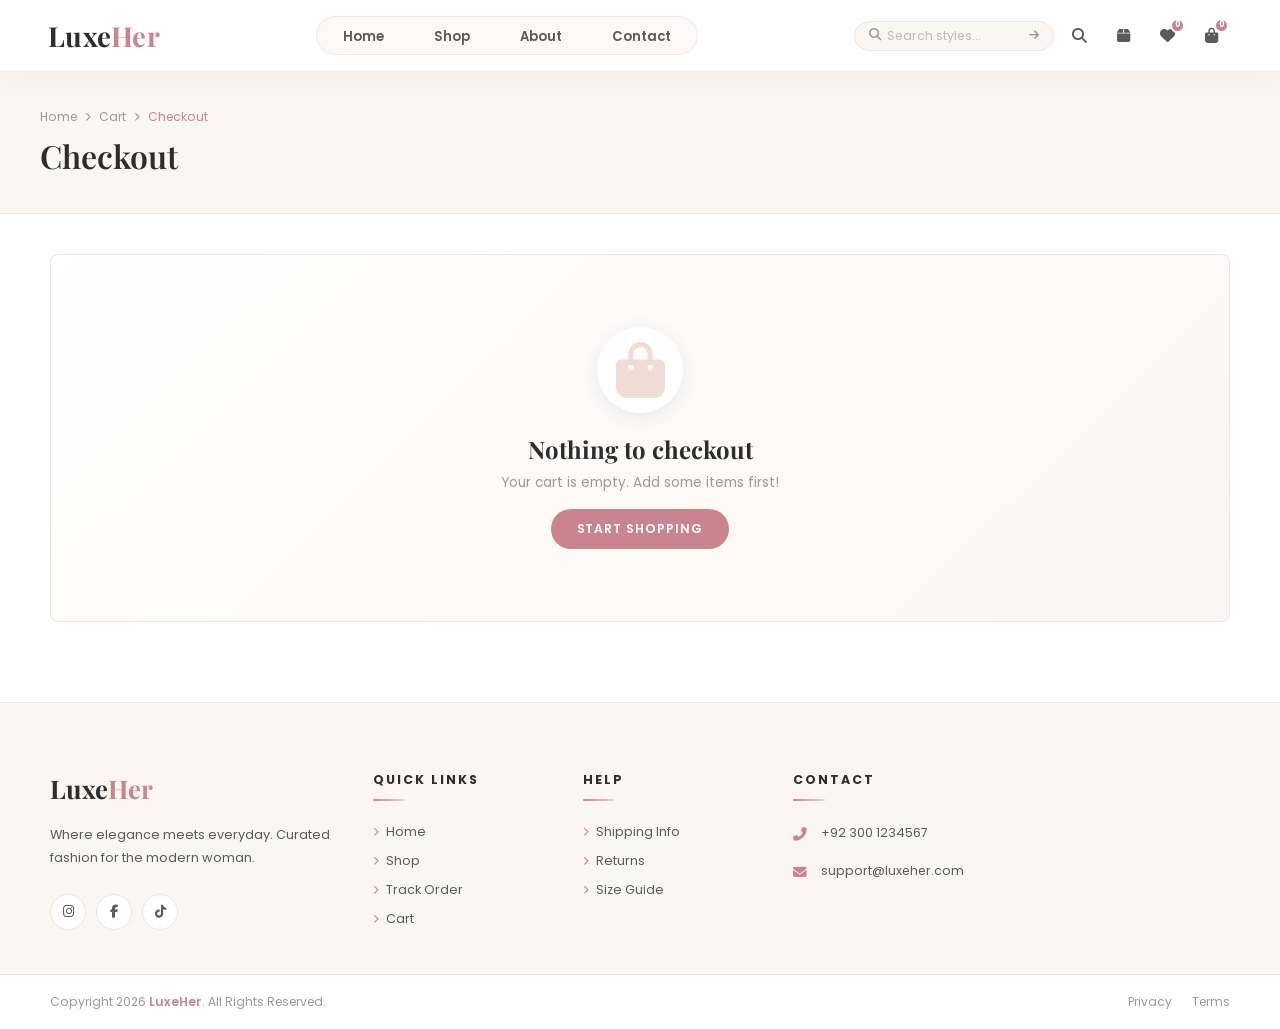
<file: checkout.html>
<!DOCTYPE html>
<html lang="en">
<head>
<meta charset="UTF-8" />
<meta name="viewport" content="width=device-width, initial-scale=1.0" />
<title>Checkout – LuxeHer</title>
<link rel="stylesheet" href="css/style.css" />
<link rel="stylesheet" href="https://cdnjs.cloudflare.com/ajax/libs/font-awesome/6.5.0/css/all.min.css" />
<style>
.checkout-section { padding: 40px 0 80px; }
.checkout-layout  { display: grid; grid-template-columns: 1.3fr 1fr; gap: 32px; align-items: start; }
.checkout-form-card { background:#fff; border-radius:var(--radius-md); border:1px solid var(--border); padding:28px 32px; margin-bottom:20px; }
.checkout-form-card h3 { font-family:'Playfair Display',serif; font-size:1.1rem; font-weight:600; color:var(--dark); margin-bottom:22px; padding-bottom:14px; border-bottom:1px solid var(--border); display:flex; align-items:center; gap:10px; }
.step-num { width:28px; height:28px; border-radius:50%; background:var(--rose); color:#fff; display:flex; align-items:center; justify-content:center; font-size:0.75rem; font-weight:700; flex-shrink:0; }
.checkout-row  { display:grid; grid-template-columns:1fr 1fr; gap:14px; }
.checkout-group { margin-bottom:16px; }
.checkout-group label { display:block; font-size:0.68rem; font-weight:700; text-transform:uppercase; letter-spacing:0.1em; color:var(--light-text); margin-bottom:7px; }
.checkout-group input,
.checkout-group select,
.checkout-group textarea { width:100%; padding:11px 14px; background:#fff; border:1.5px solid var(--border); border-radius:8px; font-family:inherit; font-size:0.84rem; color:var(--dark); outline:none; transition:border-color .25s, box-shadow .25s; }
.checkout-group input:focus,
.checkout-group select:focus,
.checkout-group textarea:focus { border-color:var(--rose); box-shadow:0 0 0 3px rgba(201,132,143,.15); }
.checkout-group input::placeholder,
.checkout-group textarea::placeholder { color:#bbb; }
.checkout-group textarea { resize:none; height:80px; }
/* Payment Methods */
.payment-methods { display:flex; gap:12px; margin-bottom:20px; flex-wrap:wrap; }
.payment-method {
  flex:1; min-width:120px; padding:14px 12px;
  border:2px solid var(--border); border-radius:10px;
  display:flex; flex-direction:column; align-items:center; justify-content:center;
  gap:8px; cursor:pointer; transition:all .25s;
  font-size:0.78rem; font-weight:600; color:var(--text); text-align:center;
}
.payment-method i { font-size:1.5rem; }
.payment-method:hover { border-color:var(--rose); color:var(--rose); background:rgba(201,132,143,.04); }
.payment-method.active { border-color:var(--rose); background:rgba(201,132,143,.07); color:var(--rose); }
.payment-method .pm-desc { font-size:0.68rem; font-weight:400; color:var(--light-text); }
/* COD badge */
.cod-info { background:var(--beige); border:1px solid var(--border); border-radius:8px; padding:14px 16px; font-size:0.82rem; color:var(--text); display:flex; align-items:flex-start; gap:10px; margin-top:4px; }
.cod-info i { color:var(--rose); margin-top:2px; flex-shrink:0; }
/* Easypaisa fields */
.ep-info { background:#e8f5e9; border:1px solid #a5d6a7; border-radius:8px; padding:14px 16px; font-size:0.82rem; color:#2e7d32; display:flex; align-items:flex-start; gap:10px; margin-top:4px; }
.ep-info i { margin-top:2px; flex-shrink:0; }
/* Summary */
.checkout-summary { background:#fff; border-radius:var(--radius-md); border:1px solid var(--border); padding:26px; position:sticky; top:78px; }
.checkout-summary h3 { font-family:'Playfair Display',serif; font-size:1.1rem; font-weight:600; color:var(--dark); margin-bottom:16px; padding-bottom:12px; border-bottom:1px solid var(--border); }
.checkout-item { display:flex; align-items:center; gap:12px; padding:10px 0; border-bottom:1px solid var(--border); }
.checkout-item-img { width:54px; height:66px; border-radius:6px; overflow:hidden; flex-shrink:0; background:var(--beige); }
.checkout-item-img img { width:100%; height:100%; object-fit:cover; }
.checkout-item-name { font-size:0.8rem; font-weight:600; color:var(--dark); margin-bottom:2px; }
.checkout-item-meta { font-size:0.7rem; color:var(--light-text); }
.checkout-item-price { font-size:0.84rem; font-weight:700; color:var(--rose); margin-left:auto; white-space:nowrap; }
.summary-row { display:flex; justify-content:space-between; font-size:0.82rem; color:var(--text); margin-bottom:8px; }
.summary-row.total { font-weight:700; color:var(--dark); font-size:0.96rem; padding-top:10px; border-top:1px solid var(--border); margin-top:6px; }
.summary-row.total span:last-child { color:var(--rose); }
.btn-place-order { width:100%; background:var(--rose); color:#fff; padding:14px; border-radius:50px; font-size:0.85rem; font-weight:700; letter-spacing:0.07em; text-transform:uppercase; transition:all .3s; margin-top:14px; display:flex; align-items:center; justify-content:center; gap:8px; border:none; cursor:pointer; font-family:inherit; box-shadow:0 4px 16px rgba(201,132,143,.3); }
.btn-place-order:hover { background:var(--rose-dark); transform:translateY(-2px); box-shadow:0 8px 24px rgba(201,132,143,.4); }
.checkout-secure { display:flex; align-items:center; justify-content:center; gap:6px; font-size:0.72rem; color:var(--light-text); margin-top:12px; }
.checkout-secure i { color:#4caf50; }
/* Responsive */
@media(max-width:900px) { .checkout-layout { grid-template-columns:1fr; } .checkout-summary { position:static; } }
@media(max-width:600px) { .checkout-row { grid-template-columns:1fr; } .checkout-form-card { padding:20px 16px; } .payment-method { min-width:100px; padding:10px 8px; } }
</style>
</head>
<body>

<!-- NAVBAR -->
<nav class="navbar" id="navbar">
  <a href="index.html" class="nav-logo">Luxe<span>Her</span></a>
  <ul class="nav-links">
    <li><a href="index.html">Home</a></li>
    <li><a href="shop.html">Shop</a></li>
    <li><a href="index.html#about-section">About</a></li>
    <li><a href="index.html#contact-section">Contact</a></li>
  </ul>
  <div class="nav-right">
    <div class="nav-search-wrap">
      <form class="nav-search-form" action="search.html" method="get" role="search">
        <i class="fas fa-search nav-search-icon"></i>
        <input class="nav-search-input" type="search" name="q" placeholder="Search styles…" autocomplete="off" />
        <button type="submit" class="nav-search-submit"><i class="fas fa-arrow-right"></i></button>
      </form>
    </div>
    <div class="nav-icons">
      <a href="search.html" class="nav-icon-btn" aria-label="Search"><i class="fas fa-search"></i></a>
      <a href="track-order.html" class="nav-icon-btn" aria-label="Track Order" title="Track Order"><i class="fas fa-box"></i><span class="orders-count-badge" style="display:none;"></span></a>
      <a href="wishlist.html" class="nav-icon-btn wishlist-icon" aria-label="Wishlist"><i class="fas fa-heart"></i><span class="wishlist-count">0</span></a>
      <a href="cart.html" class="nav-icon-btn cart-icon" aria-label="Cart"><i class="fas fa-shopping-bag"></i><span class="cart-count">0</span></a>
    </div>
    <div class="hamburger" aria-label="Menu"><span></span><span></span><span></span></div>
  </div>
</nav>
<div class="mobile-menu" id="mobileMenu">
  <form class="mobile-menu-search" action="search.html" method="get"><i class="fas fa-search"></i><input type="search" name="q" placeholder="Search styles…" autocomplete="off" /></form>
  <a href="index.html"><i class="fas fa-home"></i> Home</a>
  <a href="shop.html"><i class="fas fa-store"></i> Shop</a>
  <a href="index.html#about-section"><i class="fas fa-info-circle"></i> About</a>
  <a href="index.html#contact-section"><i class="fas fa-envelope"></i> Contact</a>
  <a href="track-order.html"><i class="fas fa-box"></i> Track Order</a>
  <a href="wishlist.html"><i class="fas fa-heart"></i> Wishlist</a>
  <a href="cart.html"><i class="fas fa-shopping-bag"></i> Cart</a>
</div>

<!-- BANNER -->
<div class="page-banner-simple">
  <div class="breadcrumb">
    <a href="index.html">Home</a><i class="fas fa-chevron-right"></i>
    <a href="cart.html">Cart</a><i class="fas fa-chevron-right"></i>
    <span>Checkout</span>
  </div>
  <h1>Checkout</h1>
</div>

<!-- CHECKOUT -->
<section class="checkout-section">
  <div class="container">
    <div class="checkout-layout" id="checkout-layout">

      <!-- LEFT: Forms -->
      <div>
        <!-- Step 1: Shipping -->
        <div class="checkout-form-card">
          <h3><span class="step-num">1</span> Delivery Information</h3>
          <div class="checkout-row">
            <div class="checkout-group">
              <label>First Name *</label>
              <input type="text" id="firstName" placeholder="e.g. Ayesha" required />
            </div>
            <div class="checkout-group">
              <label>Last Name *</label>
              <input type="text" id="lastName" placeholder="e.g. Khan" required />
            </div>
          </div>
          <div class="checkout-group">
            <label>Email Address *</label>
            <input type="email" id="email" placeholder="ayesha@example.com" required />
          </div>
          <div class="checkout-group">
            <label>Phone Number (Pakistan) *</label>
            <input type="tel" id="phone" placeholder="+92 300 1234567" required />
          </div>
          <div class="checkout-group">
            <label>Full Address *</label>
            <input type="text" id="address" placeholder="House No., Street, Area" required />
          </div>
          <div class="checkout-row">
            <div class="checkout-group">
              <label>City *</label>
              <select id="city" required>
                <option value="">Select City</option>
                <option>Karachi</option>
                <option>Lahore</option>
                <option>Islamabad</option>
                <option>Rawalpindi</option>
                <option>Faisalabad</option>
                <option>Multan</option>
                <option>Peshawar</option>
                <option>Quetta</option>
                <option>Sialkot</option>
                <option>Gujranwala</option>
                <option>Hyderabad</option>
                <option>Abbottabad</option>
                <option>Bahawalpur</option>
                <option>Sargodha</option>
                <option>Sukkur</option>
                <option>Other</option>
              </select>
            </div>
            <div class="checkout-group">
              <label>Province *</label>
              <select id="province" required>
                <option value="">Select Province</option>
                <option>Punjab</option>
                <option>Sindh</option>
                <option>Khyber Pakhtunkhwa</option>
                <option>Balochistan</option>
                <option>Islamabad Capital Territory</option>
                <option>Azad Kashmir</option>
                <option>Gilgit-Baltistan</option>
              </select>
            </div>
          </div>
          <div class="checkout-group">
            <label>Order Notes (Optional)</label>
            <textarea id="notes" placeholder="Any special delivery instructions…"></textarea>
          </div>
          <!-- Country hidden — Pakistan only -->
          <input type="hidden" id="country" value="Pakistan" />
        </div>

        <!-- Step 2: Payment -->
        <div class="checkout-form-card">
          <h3><span class="step-num">2</span> Payment Method</h3>
          <div class="payment-methods">
            <div class="payment-method" data-method="cod" id="pm-cod">
              <i class="fas fa-money-bill-wave"></i>
              <span>Cash on Delivery</span>
              <span class="pm-desc">Pay when received</span>
            </div>
            <div class="payment-method" data-method="easypaisa" id="pm-easypaisa">
              <i class="fas fa-mobile-alt"></i>
              <span>Easypaisa</span>
              <span class="pm-desc">Mobile payment</span>
            </div>
          </div>

          <!-- COD info -->
          <div id="codInfo" class="cod-info">
            <i class="fas fa-info-circle"></i>
            <div>
              <strong>Cash on Delivery</strong> — Pay PKR amount in cash when your order is delivered. Our rider will collect the payment at your doorstep.
            </div>
          </div>

          <!-- Easypaisa info -->
          <div id="easypaisaInfo" class="ep-info" style="display:none;">
            <i class="fas fa-check-circle"></i>
            <div>
              <strong>Easypaisa Payment</strong> — Send payment to <strong>0300-1234567</strong> and enter your transaction ID below.
              <div class="checkout-group" style="margin-top:12px; margin-bottom:0;">
                <label>Easypaisa Transaction ID</label>
                <input type="text" id="transactionId" placeholder="e.g. EP-123456789" />
              </div>
            </div>
          </div>
        </div>
      </div>

      <!-- RIGHT: Summary -->
      <div class="checkout-summary">
        <h3>Order Summary</h3>
        <div id="checkout-items"></div>
        <div class="checkout-totals" id="checkout-totals"></div>
        <button class="btn-place-order" id="placeOrderBtn">
          <i class="fas fa-lock"></i> PLACE ORDER
        </button>
        <div class="checkout-secure">
          <i class="fas fa-shield-alt"></i> Secure &amp; trusted checkout
        </div>
      </div>
    </div>

    <div class="cart-empty hidden" id="checkout-empty">
      <div class="empty-icon"><i class="fas fa-shopping-bag"></i></div>
      <h3>Nothing to checkout</h3>
      <p>Your cart is empty. Add some items first!</p>
      <a href="shop.html" class="btn-primary" style="margin-top:16px;display:inline-flex;">START SHOPPING</a>
    </div>
  </div>
</section>

<footer class="site-footer">
  <div class="footer-main"><div class="container"><div class="footer-grid">
    <div class="footer-col footer-brand">
      <a href="index.html" class="footer-logo">Luxe<span>Her</span></a>
      <p class="footer-brand-desc">Where elegance meets everyday. Curated fashion for the modern woman.</p>
      <div class="footer-socials">
        <a href="#"><i class="fab fa-instagram"></i></a>
        <a href="#"><i class="fab fa-facebook-f"></i></a>
        <a href="#"><i class="fab fa-tiktok"></i></a>
      </div>
    </div>
    <div class="footer-col"><h5 class="footer-col-title">Quick Links</h5><ul class="footer-links">
      <li><a href="index.html"><i class="fas fa-chevron-right"></i> Home</a></li>
      <li><a href="shop.html"><i class="fas fa-chevron-right"></i> Shop</a></li>
      <li><a href="track-order.html"><i class="fas fa-chevron-right"></i> Track Order</a></li>
      <li><a href="cart.html"><i class="fas fa-chevron-right"></i> Cart</a></li>
    </ul></div>
    <div class="footer-col"><h5 class="footer-col-title">Help</h5><ul class="footer-links">
      <li><a href="#"><i class="fas fa-chevron-right"></i> Shipping Info</a></li>
      <li><a href="#"><i class="fas fa-chevron-right"></i> Returns</a></li>
      <li><a href="#"><i class="fas fa-chevron-right"></i> Size Guide</a></li>
    </ul></div>
    <div class="footer-col"><h5 class="footer-col-title">Contact</h5><ul class="footer-contact-list">
      <li><span class="fc-icon"><i class="fas fa-phone-alt"></i></span><span>+92 300 1234567</span></li>
      <li><span class="fc-icon"><i class="fas fa-envelope"></i></span><span>support@luxeher.com</span></li>
    </ul></div>
  </div></div></div>
  <div class="footer-bottom"><div class="container"><div class="footer-bottom-inner">
    <p class="footer-copy">Copyright 2026 <strong>LuxeHer</strong>. All Rights Reserved.</p>
    <div class="footer-bottom-links"><a href="#">Privacy</a><a href="#">Terms</a></div>
  </div></div></div>
</footer>

<div class="toast" id="toast"></div>
<button class="back-to-top"><i class="fas fa-arrow-up"></i></button>
<script src="js/script.js"></script>
<script src="js/checkout.js"></script>
</body>
</html>
</file>
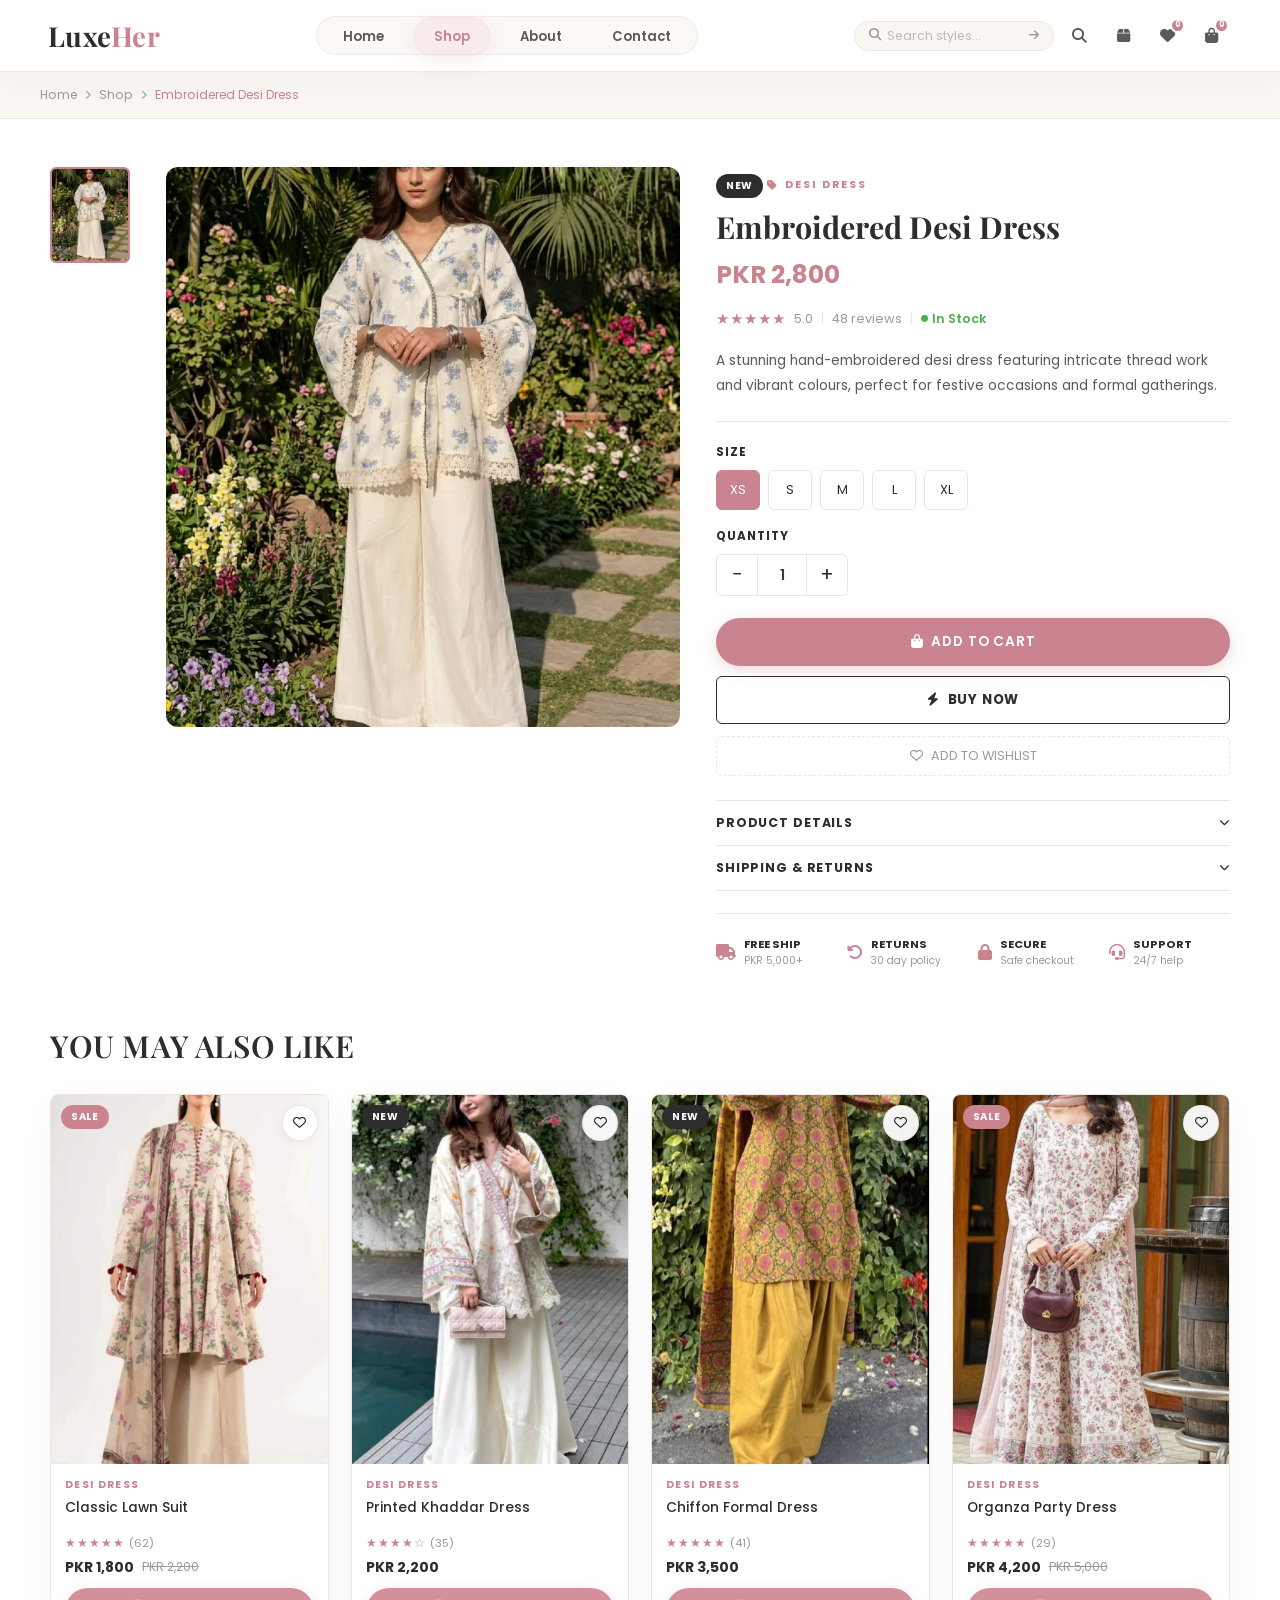
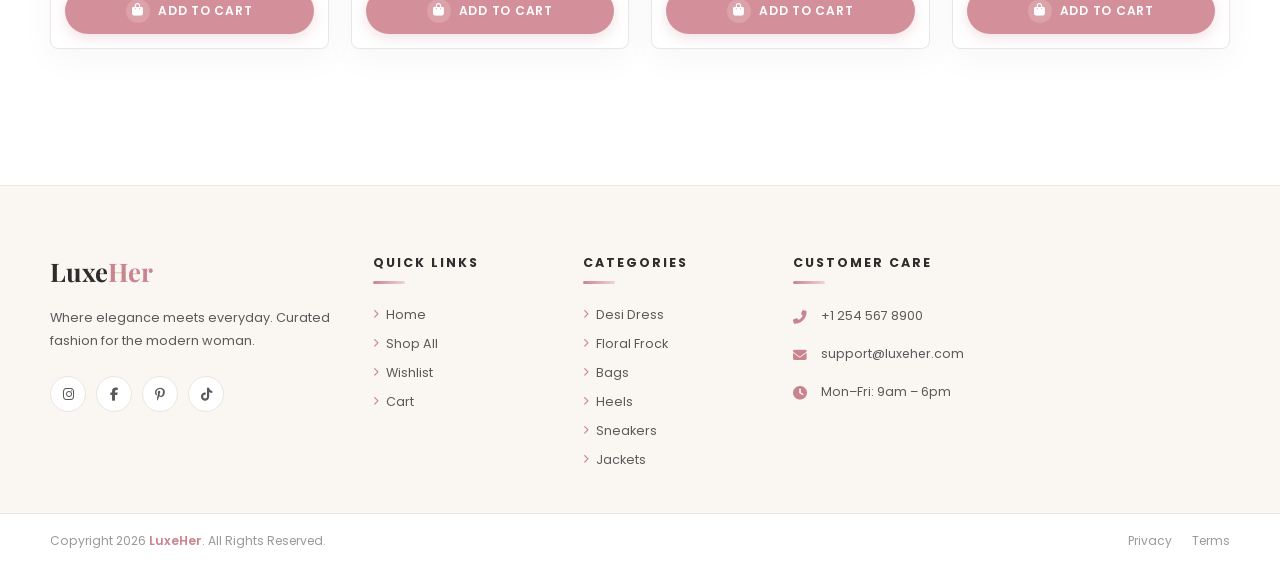
<file: product.html>
<!DOCTYPE html>
<html lang="en">
<head>
<meta charset="UTF-8" />
<meta name="viewport" content="width=device-width, initial-scale=1.0" />
<title>Product – LuxeHer</title>
<link rel="stylesheet" href="css/style.css" />
<link rel="stylesheet" href="https://cdnjs.cloudflare.com/ajax/libs/font-awesome/6.5.0/css/all.min.css" />
<style>
/* ── Product Page Extra ── */
.product-category-tag {
  display: inline-flex; align-items: center; gap: 6px;
  font-size: 0.68rem; letter-spacing: 0.18em; color: var(--rose);
  text-transform: uppercase; font-weight: 700; margin-bottom: 10px;
}
.product-detail-name { font-family: 'Playfair Display', serif; font-size: 1.9rem; font-weight: 700; color: var(--dark); margin-bottom: 10px; line-height: 1.25; }
.current-price { font-size: 1.55rem; font-weight: 700; color: var(--rose); }
.old-price-detail { font-size: 1rem; color: var(--light-text); text-decoration: line-through; margin-left: 8px; }
.product-detail-price { margin-bottom: 14px; }
.product-detail-rating { display: flex; align-items: center; gap: 8px; margin-bottom: 18px; font-size: 0.8rem; color: var(--light-text); flex-wrap: wrap; }
.product-detail-rating .stars { font-size: 0.95rem; color: var(--rose); }
.rating-sep { color: var(--border); }
.stock-status.in-stock { color: #4caf50; display: flex; align-items: center; gap: 4px; font-size: 0.78rem; font-weight: 600; }
.product-desc { font-size: 0.86rem; color: var(--text); line-height: 1.85; margin-bottom: 22px; border-bottom: 1px solid var(--border); padding-bottom: 22px; }
.option-label { font-size: 0.74rem; font-weight: 700; color: var(--dark); text-transform: uppercase; letter-spacing: 0.09em; margin-bottom: 9px; }
.option-value { font-weight: 400; text-transform: none; color: var(--rose); }
.color-options { display: flex; gap: 10px; margin-bottom: 18px; }
.color-swatch { width: 28px; height: 28px; border-radius: 50%; cursor: pointer; border: 2px solid transparent; transition: all 0.25s; }
.color-swatch:hover,.color-swatch.active { border-color: var(--dark); transform: scale(1.15); box-shadow: 0 0 0 2px #fff, 0 0 0 4px var(--dark); }
.size-options { display: flex; gap: 8px; margin-bottom: 18px; flex-wrap: wrap; }
.size-btn { min-width: 44px; height: 40px; padding: 0 12px; border: 1.5px solid var(--border); border-radius: var(--radius-sm); font-family: inherit; font-size: 0.8rem; cursor: pointer; transition: all 0.25s; background: #fff; color: var(--dark); }
.size-btn:hover { border-color: var(--rose); color: var(--rose); }
.size-btn.active { background: var(--rose); color: #fff; border-color: var(--rose); }
.qty-control { display: flex; align-items: center; border: 1.5px solid var(--border); border-radius: var(--radius-sm); overflow: hidden; width: fit-content; margin-bottom: 22px; }
.qty-btn { width: 40px; height: 40px; display: flex; align-items: center; justify-content: center; font-size: 1.2rem; cursor: pointer; transition: background 0.25s; color: var(--dark); background: none; border: none; }
.qty-btn:hover { background: var(--beige); }
.qty-val { width: 50px; text-align: center; font-size: 0.9rem; font-weight: 600; border-left: 1.5px solid var(--border); border-right: 1.5px solid var(--border); height: 40px; line-height: 40px; }
.product-action-btns { display: flex; flex-direction: column; gap: 10px; margin-bottom: 12px; }
.btn-addtocart { background: var(--rose); color: #fff; padding: 14px; border-radius: 50px; font-size: 0.85rem; font-weight: 600; letter-spacing: 0.06em; border: none; cursor: pointer; font-family: inherit; transition: all 0.3s; display: flex; align-items: center; justify-content: center; gap: 8px; box-shadow: 0 4px 16px rgba(201,132,143,0.3); }
.btn-addtocart:hover { background: var(--rose-dark); transform: translateY(-2px); box-shadow: 0 8px 28px rgba(201,132,143,0.45); }
.btn-buynow { background: #fff; color: var(--dark); border: 1.5px solid var(--dark); padding: 13px; border-radius: var(--radius-sm); font-size: 0.83rem; font-weight: 700; letter-spacing: 0.06em; transition: all 0.25s; display: flex; align-items: center; justify-content: center; gap: 8px; font-family: inherit; cursor: pointer; }
.btn-buynow:hover { background: var(--dark); color: #fff; }
.btn-wishlist { display: flex; align-items: center; justify-content: center; gap: 8px; color: var(--light-text); font-size: 0.8rem; width: 100%; padding: 10px; border-radius: var(--radius-sm); border: 1px dashed var(--border); margin-bottom: 24px; transition: all 0.25s; background: none; cursor: pointer; font-family: inherit; }
.btn-wishlist:hover,.btn-wishlist.wishlisted { color: var(--rose); border-color: var(--rose); background: rgba(201,132,143,0.04); }
.product-accordion { margin-bottom: 22px; border-top: 1px solid var(--border); }
.accordion-item { border-bottom: 1px solid var(--border); }
.accordion-header { width: 100%; display: flex; justify-content: space-between; align-items: center; padding: 13px 0; font-size: 0.78rem; font-weight: 700; color: var(--dark); text-transform: uppercase; letter-spacing: 0.07em; transition: color 0.25s; background: none; border: none; cursor: pointer; font-family: inherit; }
.accordion-header:hover { color: var(--rose); }
.accordion-header i { transition: transform 0.25s; font-size: 0.65rem; }
.accordion-item.open .accordion-header i { transform: rotate(180deg); }
.accordion-body { display: none; padding: 0 0 14px; font-size: 0.83rem; color: var(--text); line-height: 1.8; }
.accordion-body ul { padding-left: 18px; list-style: disc; }
.accordion-body li { margin-bottom: 4px; }
.accordion-item.open .accordion-body { display: block; }
.product-features { display: grid; grid-template-columns: repeat(4,1fr); gap: 10px; border-top: 1px solid var(--border); padding-top: 22px; }
.prod-feature { display: flex; align-items: center; gap: 8px; }
.prod-feature-icon { font-size: 1rem; color: var(--rose); }
.prod-feature-text .title { font-size: 0.7rem; font-weight: 700; color: var(--dark); }
.prod-feature-text .desc  { font-size: 0.64rem; color: var(--light-text); }
/* Product image */
.product-main-img { border-radius: var(--radius-md); overflow: hidden; background: var(--beige); }
.product-main-img img { width: 100%; height: 560px; object-fit: cover; transition: transform 0.5s ease; }
.product-main-img:hover img { transform: scale(1.025); }
.product-thumbs { display: flex; flex-direction: column; gap: 10px; }
.thumb-img { width: 80px; height: 96px; border-radius: var(--radius-sm); overflow: hidden; cursor: pointer; border: 2px solid transparent; transition: all 0.25s; }
.thumb-img img { width: 100%; height: 100%; object-fit: cover; }
.thumb-img.active,.thumb-img:hover { border-color: var(--rose); }
/* Related */
.related-section { padding: 56px 40px; max-width: 1260px; margin: 0 auto; }
.related-grid { display: grid; grid-template-columns: repeat(4,1fr); gap: 22px; }
/* Responsive */
@media (max-width: 900px) {
  .product-layout { grid-template-columns: 1fr 1fr !important; }
  .product-thumbs { display: none; }
  .product-main-img img { height: 400px; }
  .product-features { grid-template-columns: repeat(2,1fr); }
  .related-grid { grid-template-columns: repeat(2,1fr); }
}
@media (max-width: 600px) {
  .product-layout { grid-template-columns: 1fr !important; gap: 20px !important; }
  .product-main-img img { height: 300px; }
  .related-grid { grid-template-columns: repeat(2,1fr); gap: 14px; }
  .related-section { padding: 32px 16px; }
  .product-features { grid-template-columns: 1fr 1fr; gap: 8px; }
}
</style>
</head>
<body>

<!-- NAVBAR -->
<nav class="navbar" id="navbar">
  <a href="index.html" class="nav-logo">Luxe<span>Her</span></a>
  <ul class="nav-links">
    <li><a href="index.html">Home</a></li>
    <li><a href="shop.html" class="active">Shop</a></li>
    <li><a href="index.html#about-section">About</a></li>
    <li><a href="index.html#contact-section">Contact</a></li>
  </ul>
  <div class="nav-right">
    <div class="nav-search-wrap">
      <form class="nav-search-form" action="search.html" method="get" role="search">
        <i class="fas fa-search nav-search-icon"></i>
        <input class="nav-search-input" type="search" name="q" placeholder="Search styles…" autocomplete="off" />
        <button type="submit" class="nav-search-submit"><i class="fas fa-arrow-right"></i></button>
      </form>
    </div>
    <div class="nav-icons">
      <a href="search.html" class="nav-icon-btn" aria-label="Search"><i class="fas fa-search"></i></a>
      <a href="track-order.html" class="nav-icon-btn" aria-label="Track Order" title="Track Order"><i class="fas fa-box"></i><span class="orders-count-badge" style="display:none;"></span></a>
      <a href="wishlist.html" class="nav-icon-btn wishlist-icon" aria-label="Wishlist">
        <i class="fas fa-heart"></i><span class="wishlist-count">0</span>
      </a>
      <a href="cart.html" class="nav-icon-btn cart-icon" aria-label="Cart">
        <i class="fas fa-shopping-bag"></i><span class="cart-count">0</span>
      </a>
    </div>
    <div class="hamburger" aria-label="Menu"><span></span><span></span><span></span></div>
  </div>
</nav>
<div class="mobile-menu" id="mobileMenu">
  <form class="mobile-menu-search" action="search.html" method="get" role="search">
    <i class="fas fa-search"></i>
    <input type="search" name="q" placeholder="Search styles…" autocomplete="off" />
  </form>
  <a href="index.html"><i class="fas fa-home"></i> Home</a>
  <a href="shop.html"><i class="fas fa-store"></i> Shop</a>
  <a href="index.html#about-section"><i class="fas fa-info-circle"></i> About</a>
  <a href="index.html#contact-section"><i class="fas fa-envelope"></i> Contact</a>
  <a href="wishlist.html"><i class="fas fa-heart"></i> Wishlist</a>
  <a href="cart.html"><i class="fas fa-shopping-bag"></i> Cart</a>
</div>

<!-- BREADCRUMB -->
<div class="breadcrumb-bar">
  <div class="breadcrumb">
    <a href="index.html">Home</a>
    <i class="fas fa-chevron-right"></i>
    <a href="shop.html">Shop</a>
    <i class="fas fa-chevron-right"></i>
    <span id="breadcrumbName">Product</span>
  </div>
</div>

<!-- PRODUCT LAYOUT -->
<section class="product-page">
  <div class="product-layout" style="display:grid; grid-template-columns:80px 1fr 1fr; gap:36px; align-items:start; max-width:1260px; margin:0 auto; padding:0 40px;">

    <!-- Thumbnails -->
    <div class="product-thumbs" id="productThumbs"></div>

    <!-- Main Image -->
    <div class="product-main-img">
      <img id="mainProductImg" src="" alt="Product" />
    </div>

    <!-- Details -->
    <div class="product-details" id="productDetails">
      <!-- Filled by JS -->
    </div>
  </div>

  <!-- RELATED PRODUCTS -->
  <div class="related-section">
    <h2 class="section-title fade-in" style="text-align:left; margin-bottom:28px;">YOU MAY ALSO LIKE</h2>
    <div class="related-grid" id="relatedGrid"></div>
  </div>
</section>

<!-- FOOTER -->
<footer class="site-footer">
  <div class="footer-main">
    <div class="container">
      <div class="footer-grid">
        <div class="footer-col footer-brand">
          <a href="index.html" class="footer-logo">Luxe<span>Her</span></a>
          <p class="footer-brand-desc">Where elegance meets everyday. Curated fashion for the modern woman.</p>
          <div class="footer-socials">
            <a href="#" aria-label="Instagram"><i class="fab fa-instagram"></i></a>
            <a href="#" aria-label="Facebook"><i class="fab fa-facebook-f"></i></a>
            <a href="#" aria-label="Pinterest"><i class="fab fa-pinterest-p"></i></a>
            <a href="#" aria-label="TikTok"><i class="fab fa-tiktok"></i></a>
          </div>
        </div>
        <div class="footer-col">
          <h5 class="footer-col-title">Quick Links</h5>
          <ul class="footer-links">
            <li><a href="index.html"><i class="fas fa-chevron-right"></i> Home</a></li>
            <li><a href="shop.html"><i class="fas fa-chevron-right"></i> Shop All</a></li>
            <li><a href="wishlist.html"><i class="fas fa-chevron-right"></i> Wishlist</a></li>
            <li><a href="cart.html"><i class="fas fa-chevron-right"></i> Cart</a></li>
          </ul>
        </div>
        <div class="footer-col">
          <h5 class="footer-col-title">Categories</h5>
          <ul class="footer-links">
            <li><a href="shop.html?cat=desi-dress"><i class="fas fa-chevron-right"></i> Desi Dress</a></li>
            <li><a href="shop.html?cat=floral-frock"><i class="fas fa-chevron-right"></i> Floral Frock</a></li>
            <li><a href="shop.html?cat=bags"><i class="fas fa-chevron-right"></i> Bags</a></li>
            <li><a href="shop.html?cat=heels"><i class="fas fa-chevron-right"></i> Heels</a></li>
            <li><a href="shop.html?cat=sneakers"><i class="fas fa-chevron-right"></i> Sneakers</a></li>
            <li><a href="shop.html?cat=jackets"><i class="fas fa-chevron-right"></i> Jackets</a></li>
          </ul>
        </div>
        <div class="footer-col">
          <h5 class="footer-col-title">Customer Care</h5>
          <ul class="footer-contact-list">
            <li><span class="fc-icon"><i class="fas fa-phone-alt"></i></span><span>+1 254 567 8900</span></li>
            <li><span class="fc-icon"><i class="fas fa-envelope"></i></span><span>support@luxeher.com</span></li>
            <li><span class="fc-icon"><i class="fas fa-clock"></i></span><span>Mon–Fri: 9am – 6pm</span></li>
          </ul>
        </div>
      </div>
    </div>
  </div>
  <div class="footer-bottom">
    <div class="container">
      <div class="footer-bottom-inner">
        <p class="footer-copy">Copyright 2026 <strong>LuxeHer</strong>. All Rights Reserved.</p>
        <div class="footer-bottom-links"><a href="#">Privacy</a><a href="#">Terms</a></div>
      </div>
    </div>
  </div>
</footer>

<div class="toast" id="toast"></div>
<button class="back-to-top" aria-label="Back to top"><i class="fas fa-arrow-up"></i></button>

<script src="js/script.js"></script>
<script>
(function () {
  /* ── Read ?id from URL ── */
  var id      = new URLSearchParams(window.location.search).get('id') || '1';
  var product = resolveProduct(id);

  /* ── Update page title & breadcrumb ── */
  document.title = product.name + ' – LuxeHer';
  var bcName = document.getElementById('breadcrumbName');
  if (bcName) bcName.textContent = product.name;

  /* ── Main image ── */
  var mainImg = document.getElementById('mainProductImg');
  mainImg.src = product.img;
  mainImg.alt = product.name;
  mainImg.onerror = function () { mainImg.src = productPlaceholder(product); };

  /* ── Thumbnails (just repeat main image as single thumb) ── */
  var thumbsEl = document.getElementById('productThumbs');
  thumbsEl.innerHTML = '<div class="thumb-img active"><img src="' + escapeHTML(product.img) + '" alt="' + escapeHTML(product.name) + '" /></div>';

  /* ── Price strings ── */
  var priceStr    = fmt(product.price);
  var oldPriceStr = product.oldPrice ? '<span class="old-price-detail">' + fmt(product.oldPrice) + '</span>' : '';
  var badgeHTML   = product.badge ? '<span class="product-badge ' + (product.badge.toLowerCase() === 'sale' ? 'sale' : 'new') + '" style="position:static;display:inline-block;margin-bottom:10px;">' + escapeHTML(product.badge) + '</span>' : '';
  var catLabel    = categoryLabel(product.category);

  /* ── Inject product details ── */
  document.getElementById('productDetails').innerHTML = '\
    ' + badgeHTML + '\
    <div class="product-category-tag"><i class="fas fa-tag"></i>' + escapeHTML(catLabel) + '</div>\
    <h1 class="product-detail-name">' + escapeHTML(product.name) + '</h1>\
    <div class="product-detail-price"><span class="current-price">' + escapeHTML(priceStr) + '</span>' + oldPriceStr + '</div>\
    <div class="product-detail-rating">\
      <span class="stars">' + starsFor(product.rating || 5) + '</span>\
      <span>' + (product.rating || 5) + '.0</span>\
      <span class="rating-sep">|</span>\
      <span>' + (product.reviews || 0) + ' reviews</span>\
      <span class="rating-sep">|</span>\
      <span class="stock-status in-stock"><i class="fas fa-circle" style="font-size:0.45rem;"></i> In Stock</span>\
    </div>\
    <p class="product-desc">' + escapeHTML(product.description || 'A carefully crafted LuxeHer piece for the modern woman.') + '</p>\
    <div class="option-label">SIZE</div>\
    <div class="size-options">\
      <button class="size-btn active">XS</button>\
      <button class="size-btn">S</button>\
      <button class="size-btn">M</button>\
      <button class="size-btn">L</button>\
      <button class="size-btn">XL</button>\
    </div>\
    <div class="option-label">QUANTITY</div>\
    <div class="qty-control">\
      <button class="qty-btn qty-minus">−</button>\
      <div class="qty-val">1</div>\
      <button class="qty-btn qty-plus">+</button>\
    </div>\
    <div class="product-action-btns">\
      <button class="btn-addtocart" id="pdpAtcBtn" data-id="' + escapeHTML(product.id) + '">\
        <i class="fas fa-shopping-bag"></i> ADD TO CART\
      </button>\
      <a href="cart.html" class="btn-buynow"><i class="fas fa-bolt"></i> BUY NOW</a>\
    </div>\
    <button class="btn-wishlist" id="pdpWlBtn" data-id="' + escapeHTML(product.id) + '">\
      <i class="far fa-heart"></i> ADD TO WISHLIST\
    </button>\
    <div class="product-accordion">\
      <div class="accordion-item">\
        <button class="accordion-header">Product Details <i class="fas fa-chevron-down"></i></button>\
        <div class="accordion-body"><ul>\
          <li>Premium quality fabric</li>\
          <li>Comfortable fit for all occasions</li>\
          <li>Expertly crafted and finished</li>\
          <li>True to size — see size guide</li>\
          <li>Machine washable, cold water</li>\
        </ul></div>\
      </div>\
      <div class="accordion-item">\
        <button class="accordion-header">Shipping & Returns <i class="fas fa-chevron-down"></i></button>\
        <div class="accordion-body"><p>Free shipping on orders over PKR 5,000. Standard delivery 3–5 business days. Returns accepted within 30 days in original condition.</p></div>\
      </div>\
    </div>\
    <div class="product-features">\
      <div class="prod-feature"><span class="prod-feature-icon"><i class="fas fa-truck"></i></span><div class="prod-feature-text"><div class="title">FREE SHIP</div><div class="desc">PKR 5,000+</div></div></div>\
      <div class="prod-feature"><span class="prod-feature-icon"><i class="fas fa-undo-alt"></i></span><div class="prod-feature-text"><div class="title">RETURNS</div><div class="desc">30 day policy</div></div></div>\
      <div class="prod-feature"><span class="prod-feature-icon"><i class="fas fa-lock"></i></span><div class="prod-feature-text"><div class="title">SECURE</div><div class="desc">Safe checkout</div></div></div>\
      <div class="prod-feature"><span class="prod-feature-icon"><i class="fas fa-headset"></i></span><div class="prod-feature-text"><div class="title">SUPPORT</div><div class="desc">24/7 help</div></div></div>\
    </div>';

  /* ── Size buttons ── */
  document.querySelectorAll('.size-btn').forEach(function (btn) {
    btn.addEventListener('click', function () {
      document.querySelectorAll('.size-btn').forEach(function (b) { b.classList.remove('active'); });
      btn.classList.add('active');
    });
  });

  /* ── Qty control ── */
  document.querySelector('.qty-minus')?.addEventListener('click', function () {
    var v = document.querySelector('.qty-val');
    if (v && parseInt(v.textContent) > 1) v.textContent = parseInt(v.textContent) - 1;
  });
  document.querySelector('.qty-plus')?.addEventListener('click', function () {
    var v = document.querySelector('.qty-val');
    if (v) v.textContent = parseInt(v.textContent) + 1;
  });

  /* ── Add to cart ── */
  document.getElementById('pdpAtcBtn')?.addEventListener('click', function () {
    var qty = parseInt(document.querySelector('.qty-val')?.textContent || '1', 10);
    addToCart(product.id, product.name, product.price, product.img, qty, product.category);
  });

  /* ── Wishlist ── */
  document.getElementById('pdpWlBtn')?.addEventListener('click', function () {
    addToWishlist(product.id, product.name, product.price, product.img, product.category);
    markWishlisted();
  });

  /* ── Accordion ── */
  document.querySelectorAll('.accordion-header').forEach(function (btn) {
    btn.addEventListener('click', function () {
      var item   = btn.closest('.accordion-item');
      var isOpen = item.classList.contains('open');
      document.querySelectorAll('.accordion-item.open').forEach(function (i) { i.classList.remove('open'); });
      if (!isOpen) item.classList.add('open');
    });
  });

  /* ── Related products (same category, exclude self) ── */
  var related = (window.LUXE_PRODUCTS || [])
    .filter(function (p) { return p.category === product.category && p.id !== product.id; })
    .slice(0, 4);
  if (related.length < 4) {
    var others = (window.LUXE_PRODUCTS || []).filter(function (p) { return p.id !== product.id && related.indexOf(p) === -1; });
    related = related.concat(others).slice(0, 4);
  }
  var relatedGrid = document.getElementById('relatedGrid');
  if (relatedGrid) {
    relatedGrid.innerHTML = related.map(function (p) { return productCardHTML(p); }).join('');
    hydrateImages(relatedGrid);
    markWishlisted();
    observeFadeIns(relatedGrid);
  }

  /* ── Final badges & wishlist state ── */
  updateBadges();
  markWishlisted();
  observeFadeIns();

})();
</script>
</body>
</html>
</file>
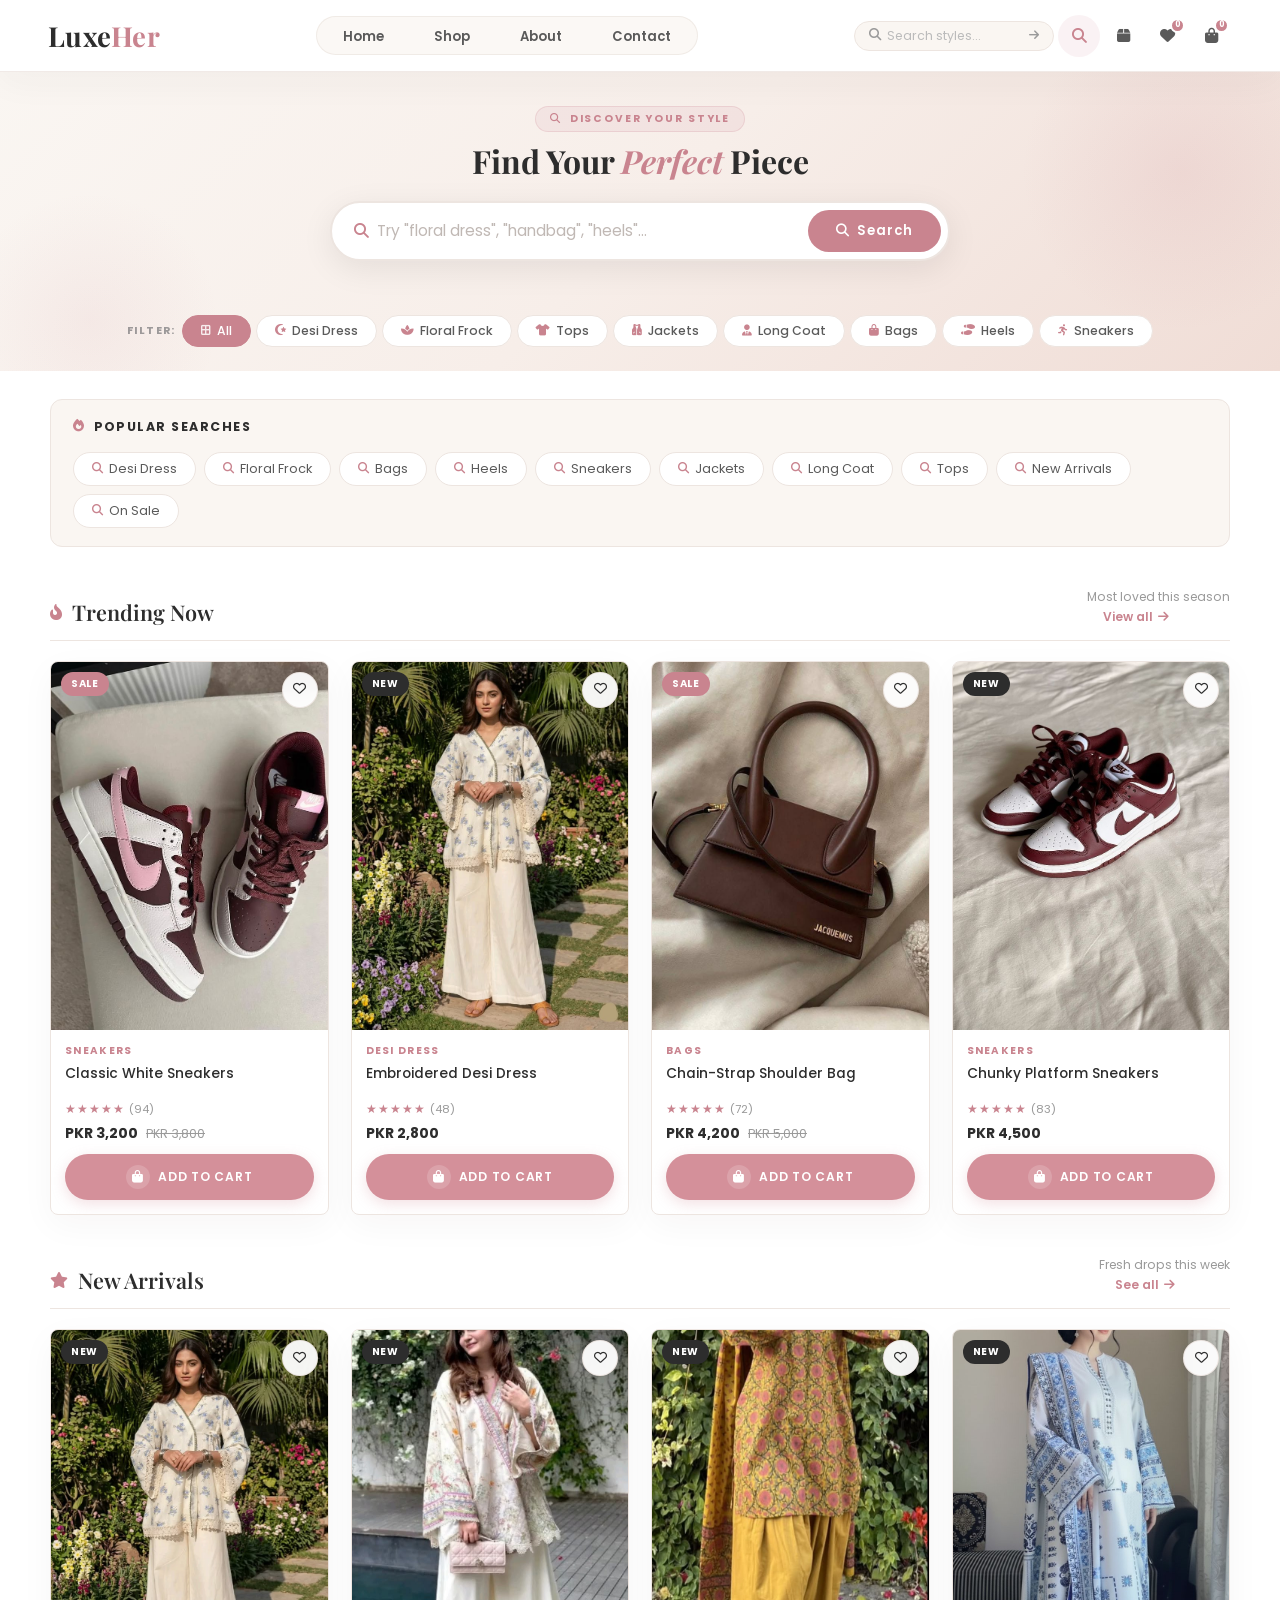
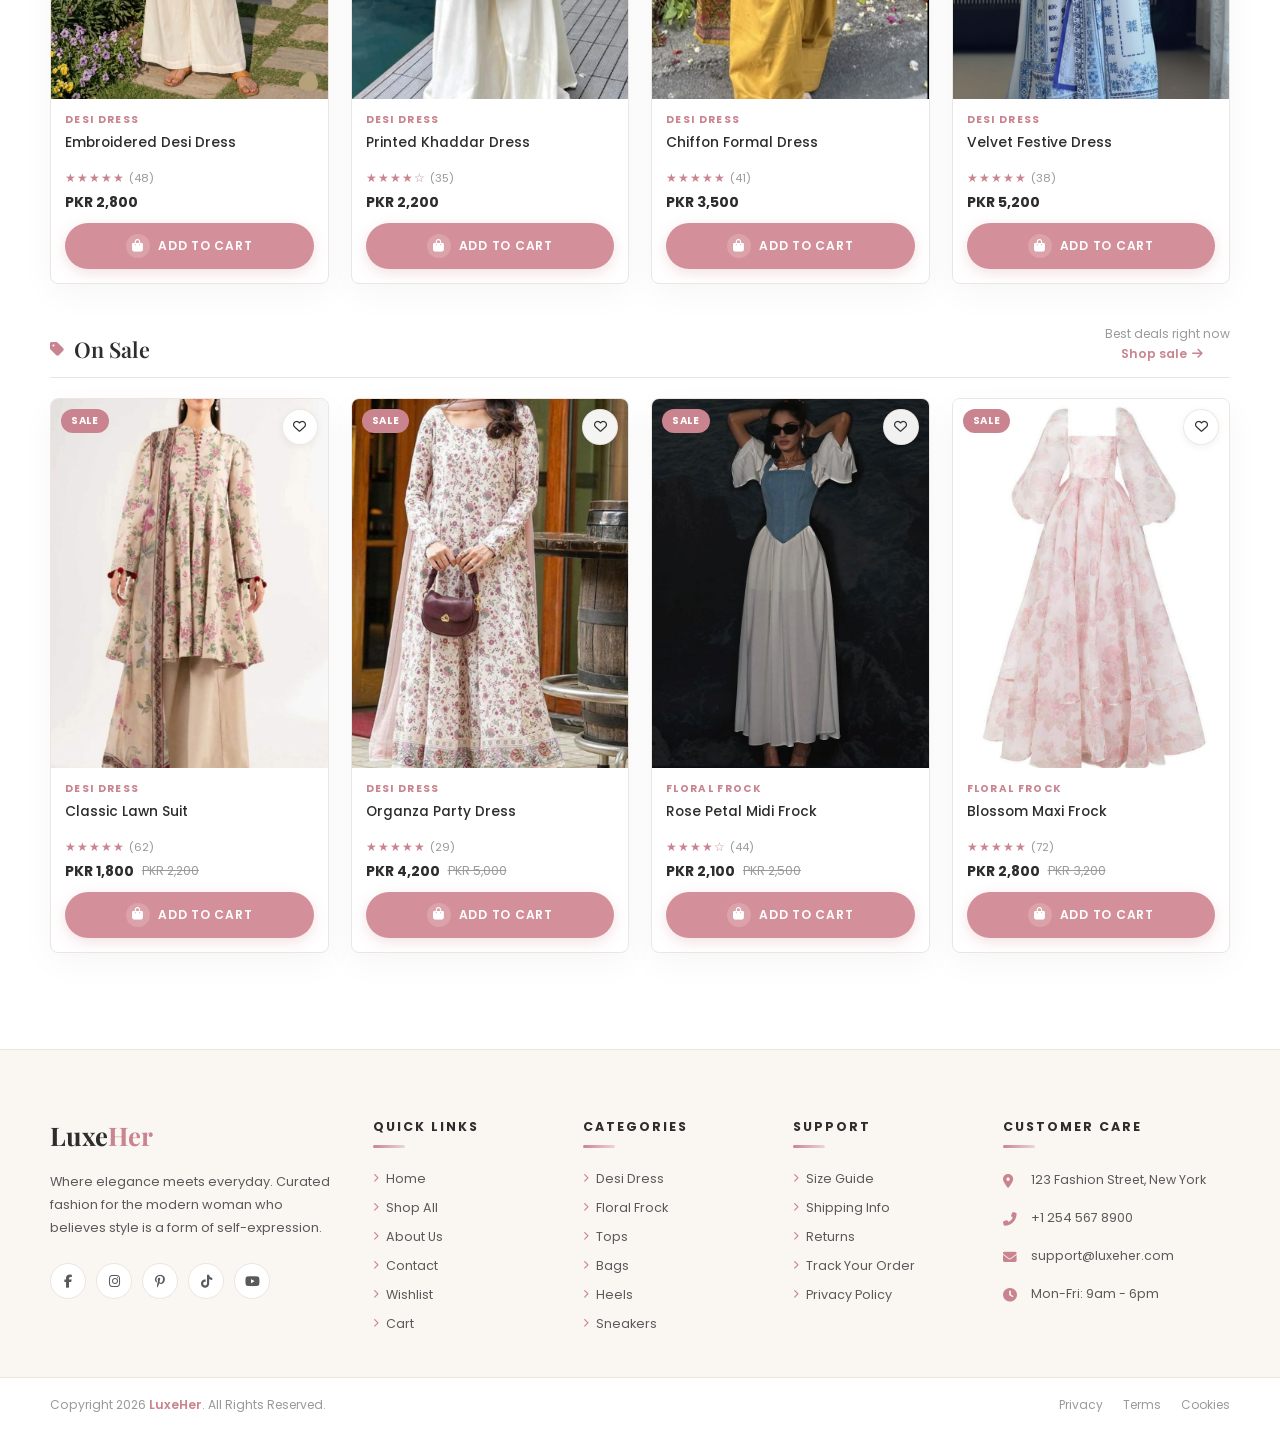
<file: search.html>
<!DOCTYPE html>
<html lang="en">
<head>
<meta charset="UTF-8" />
<meta name="viewport" content="width=device-width, initial-scale=1.0" />
<title>Search – LuxeHer</title>
<link rel="stylesheet" href="css/style.css" />
<link rel="stylesheet" href="https://cdnjs.cloudflare.com/ajax/libs/font-awesome/6.5.0/css/all.min.css" />
<style>
/* ════════════════════════════
   SEARCH PAGE – Enhanced Styles
════════════════════════════ */

/* ── Hero ── */
.search-hero {
  position: relative;
  background: linear-gradient(135deg, var(--beige) 0%, #f7eee9 50%, var(--blush) 100%);
  padding: 32px 40px 24px;
  text-align: center;
  overflow: hidden;
}
.search-hero::before {
  content: '';
  position: absolute;
  top: -60px; right: -60px;
  width: 320px; height: 320px;
  border-radius: 50%;
  background: radial-gradient(circle, rgba(201,132,143,0.13) 0%, transparent 70%);
  pointer-events: none;
}
.search-hero::after {
  content: '';
  position: absolute;
  bottom: -80px; left: -40px;
  width: 260px; height: 260px;
  border-radius: 50%;
  background: radial-gradient(circle, rgba(201,132,143,0.09) 0%, transparent 70%);
  pointer-events: none;
}
.search-hero-eyebrow {
  display: inline-flex;
  align-items: center;
  gap: 8px;
  font-size: 0.65rem;
  letter-spacing: 0.18em;
  color: var(--rose);
  text-transform: uppercase;
  font-weight: 700;
  margin-bottom: 10px;
  background: rgba(201,132,143,0.1);
  padding: 4px 14px;
  border-radius: var(--radius-pill);
  border: 1px solid rgba(201,132,143,0.2);
}
.search-hero-title {
  font-family: 'Playfair Display', serif;
  font-size: 2rem;
  font-weight: 700;
  color: var(--dark);
  margin-bottom: 20px;
  line-height: 1.2;
}
.search-hero-title span { color: var(--rose); font-style: italic; }

/* ── Search bar ── */
.search-bar-wrap { max-width: 620px; margin: 0 auto 16px; position: relative; }
.search-bar-form {
  display: flex;
  align-items: center;
  background: #fff;
  border: 2px solid var(--border);
  border-radius: var(--radius-pill);
  padding: 7px 7px 7px 22px;
  box-shadow: 0 8px 32px rgba(0,0,0,0.08);
  transition: border-color 0.3s ease, box-shadow 0.3s ease;
  gap: 8px;
}
.search-bar-form:focus-within {
  border-color: var(--rose);
  box-shadow: 0 0 0 4px rgba(201,132,143,0.12), 0 8px 32px rgba(0,0,0,0.08);
}
.search-bar-icon { color: var(--rose); font-size: 0.95rem; flex-shrink: 0; }
.search-bar-input {
  flex: 1;
  border: none;
  outline: none;
  font-family: inherit;
  font-size: 0.97rem;
  color: var(--dark);
  background: transparent;
  min-width: 0;
  padding: 4px 0;
}
.search-bar-input::placeholder { color: #c0b8b4; }
.search-bar-clear {
  background: var(--beige);
  border: none;
  cursor: pointer;
  color: var(--light-text);
  font-size: 0.75rem;
  width: 26px; height: 26px;
  border-radius: 50%;
  display: none;
  align-items: center;
  justify-content: center;
  transition: all 0.2s ease;
  flex-shrink: 0;
}
.search-bar-clear.visible { display: flex; }
.search-bar-clear:hover { background: var(--rose); color: #fff; }
.search-bar-btn {
  background: var(--rose);
  color: #fff;
  border: none;
  border-radius: var(--radius-pill);
  padding: 11px 28px;
  font-family: inherit;
  font-size: 0.82rem;
  font-weight: 600;
  letter-spacing: 0.07em;
  cursor: pointer;
  display: flex;
  align-items: center;
  gap: 8px;
  white-space: nowrap;
  transition: background 0.3s, transform 0.2s, box-shadow 0.3s;
  flex-shrink: 0;
}
.search-bar-btn:hover {
  background: var(--rose-dark);
  transform: translateY(-1px);
  box-shadow: 0 6px 22px rgba(201,132,143,0.38);
}

/* ── Recent searches row ── */
.search-recent {
  display: flex;
  align-items: center;
  justify-content: center;
  gap: 6px;
  flex-wrap: wrap;
  margin-bottom: 4px;
  min-height: 26px;
}
.search-recent-label {
  font-size: 0.7rem;
  color: var(--light-text);
  font-weight: 600;
  letter-spacing: 0.06em;
  text-transform: uppercase;
  white-space: nowrap;
}
.recent-tag {
  display: inline-flex;
  align-items: center;
  gap: 5px;
  padding: 4px 13px;
  background: rgba(201,132,143,0.1);
  border: 1px solid rgba(201,132,143,0.22);
  border-radius: var(--radius-pill);
  font-size: 0.74rem;
  color: var(--rose-dark);
  cursor: pointer;
  transition: all 0.22s ease;
}
.recent-tag:hover { background: var(--rose); color: #fff; border-color: var(--rose); }
.recent-tag-remove {
  font-size: 0.6rem;
  opacity: 0.6;
  margin-left: 2px;
  transition: opacity 0.2s;
}
.recent-tag:hover .recent-tag-remove { opacity: 1; }

/* ── Category pills ── */
.search-cats {
  display: flex;
  align-items: center;
  justify-content: center;
  gap: 5px;
  flex-wrap: wrap;
  margin-top: 12px;
}
.search-cats-label {
  font-size: 0.68rem;
  color: var(--light-text);
  font-weight: 700;
  letter-spacing: 0.1em;
  text-transform: uppercase;
  white-space: nowrap;
  margin-right: 2px;
}
.cat-pill {
  padding: 6px 18px;
  border: 1.5px solid var(--border);
  border-radius: var(--radius-pill);
  font-size: 0.77rem;
  font-weight: 500;
  color: var(--text);
  cursor: pointer;
  transition: all 0.25s ease;
  background: #fff;
  display: flex;
  align-items: center;
  gap: 6px;
}
.cat-pill i { font-size: 0.7rem; color: var(--rose); }
.cat-pill:hover,
.cat-pill.active {
  background: var(--rose);
  border-color: var(--rose);
  color: #fff;
}
.cat-pill.active i,
.cat-pill:hover i { color: rgba(255,255,255,0.85); }

/* ── Body ── */
.search-body {
  max-width: 1260px;
  margin: 0 auto;
  padding: 28px 40px 60px;
}

/* ── Controls bar ── */
.search-controls {
  display: flex;
  align-items: center;
  justify-content: space-between;
  gap: 16px;
  margin-bottom: 30px;
  padding: 14px 20px;
  background: var(--beige);
  border-radius: var(--radius-sm);
  border: 1px solid var(--border);
  flex-wrap: wrap;
}
.search-results-info { font-size: 0.82rem; color: var(--text); }
.search-results-info strong { color: var(--rose); font-weight: 700; }
.search-controls-right { display: flex; align-items: center; gap: 14px; flex-wrap: wrap; }
.ctrl-group { display: flex; align-items: center; gap: 8px; }
.ctrl-label {
  font-size: 0.72rem;
  font-weight: 700;
  color: var(--dark);
  text-transform: uppercase;
  letter-spacing: 0.08em;
  white-space: nowrap;
}
.ctrl-select {
  padding: 7px 28px 7px 11px;
  border: 1.5px solid var(--border);
  border-radius: var(--radius-sm);
  font-family: inherit;
  font-size: 0.8rem;
  color: var(--dark);
  background: #fff url("data:image/svg+xml,%3Csvg xmlns='http://www.w3.org/2000/svg' width='10' height='6'%3E%3Cpath d='M0 0l5 6 5-6z' fill='%23888'/%3E%3C/svg%3E") no-repeat right 9px center;
  appearance: none;
  cursor: pointer;
  outline: none;
  transition: border-color 0.25s;
}
.ctrl-select:focus { border-color: var(--rose); }
.ctrl-divider { width: 1px; height: 22px; background: var(--border); }

/* View toggle */
.view-toggle { display: flex; gap: 4px; }
.view-btn {
  width: 32px; height: 32px;
  border-radius: 6px;
  display: flex; align-items: center; justify-content: center;
  font-size: 0.8rem; color: var(--light-text);
  background: #fff;
  border: 1.5px solid var(--border);
  cursor: pointer;
  transition: all 0.22s;
}
.view-btn.active, .view-btn:hover { background: var(--rose); color: #fff; border-color: var(--rose); }

/* ── Results grid ── */
.search-results-grid {
  display: grid;
  grid-template-columns: repeat(4, 1fr);
  gap: 22px;
}
.search-results-grid.list-view {
  grid-template-columns: 1fr;
  gap: 14px;
}
.search-results-grid.list-view .product-card {
  display: grid;
  grid-template-columns: 160px 1fr auto;
  align-items: center;
  gap: 0;
  border-radius: var(--radius-sm);
}
.search-results-grid.list-view .product-img-wrap {
  height: 160px;
  aspect-ratio: unset;
  border-radius: var(--radius-sm) 0 0 var(--radius-sm);
}
.search-results-grid.list-view .product-info { padding: 16px 20px; }
.search-results-grid.list-view .product-card-atc {
  width: auto;
  margin: 0 18px 0 0;
  padding: 10px 20px;
  white-space: nowrap;
}

/* ── Price range slider wrapper ── */
.price-range-wrap {
  display: flex;
  align-items: center;
  gap: 10px;
}
.price-range-label { font-size: 0.78rem; color: var(--text); white-space: nowrap; }
.price-range-label span { color: var(--rose); font-weight: 700; }
.price-slider {
  -webkit-appearance: none;
  width: 110px; height: 4px;
  border-radius: 2px;
  background: linear-gradient(to right, var(--rose) 0%, var(--rose) 100%, var(--border) 100%);
  outline: none;
  cursor: pointer;
}
.price-slider::-webkit-slider-thumb {
  -webkit-appearance: none;
  width: 16px; height: 16px;
  border-radius: 50%;
  background: var(--rose);
  box-shadow: 0 2px 8px rgba(201,132,143,0.4);
  cursor: pointer;
  transition: transform 0.15s;
}
.price-slider::-webkit-slider-thumb:hover { transform: scale(1.2); }

/* ── Default / Trending section ── */
.search-section-header {
  display: flex;
  align-items: flex-end;
  justify-content: space-between;
  margin-bottom: 20px;
  padding-bottom: 14px;
  border-bottom: 1px solid var(--border);
  flex-wrap: wrap;
  gap: 8px;
}
.search-section-title {
  font-family: 'Playfair Display', serif;
  font-size: 1.35rem;
  font-weight: 600;
  color: var(--dark);
  display: flex;
  align-items: center;
  gap: 10px;
}
.search-section-title i { font-size: 1rem; color: var(--rose); }
.search-section-sub { font-size: 0.76rem; color: var(--light-text); }
.search-section-link { font-size: 0.76rem; color: var(--rose); font-weight: 600; display: flex; align-items: center; gap: 5px; transition: gap 0.2s; }
.search-section-link:hover { gap: 9px; }
.search-default-section { margin-bottom: 36px; }
.search-default-grid {
  display: grid;
  grid-template-columns: repeat(4, 1fr);
  gap: 22px;
}

/* ── Popular searches tags ── */
.popular-searches {
  background: var(--beige);
  border-radius: var(--radius-md);
  padding: 18px 22px;
  margin-bottom: 36px;
  border: 1px solid var(--border);
}
.popular-searches-title {
  font-size: 0.78rem;
  font-weight: 700;
  text-transform: uppercase;
  letter-spacing: 0.12em;
  color: var(--dark);
  margin-bottom: 16px;
  display: flex;
  align-items: center;
  gap: 8px;
}
.popular-searches-title i { color: var(--rose); }
.popular-tags { display: flex; gap: 8px; flex-wrap: wrap; }
.pop-tag {
  padding: 7px 18px;
  border: 1.5px solid var(--border);
  border-radius: var(--radius-pill);
  font-size: 0.8rem;
  color: var(--text);
  cursor: pointer;
  background: #fff;
  transition: all 0.25s ease;
  display: flex;
  align-items: center;
  gap: 6px;
}
.pop-tag i { color: var(--rose); font-size: 0.7rem; }
.pop-tag:hover { background: var(--rose); color: #fff; border-color: var(--rose); }
.pop-tag:hover i { color: rgba(255,255,255,0.85); }

/* ── No results ── */
.no-results-state {
  text-align: center;
  padding: 60px 20px;
}
.no-results-illustration {
  width: 100px; height: 100px;
  border-radius: 50%;
  background: var(--beige);
  display: flex;
  align-items: center;
  justify-content: center;
  margin: 0 auto 22px;
  font-size: 2.4rem;
  color: var(--rose);
  border: 2px dashed var(--rose-light);
}
.no-results-state h3 {
  font-family: 'Playfair Display', serif;
  font-size: 1.55rem;
  color: var(--dark);
  margin-bottom: 10px;
}
.no-results-state p {
  font-size: 0.85rem;
  color: var(--light-text);
  line-height: 1.75;
  max-width: 400px;
  margin: 0 auto 28px;
}
.no-results-chips { display: flex; gap: 10px; justify-content: center; flex-wrap: wrap; }
.chip {
  padding: 8px 20px;
  border: 1.5px solid var(--border);
  border-radius: var(--radius-pill);
  font-size: 0.8rem;
  color: var(--text);
  cursor: pointer;
  background: #fff;
  transition: all 0.25s ease;
  font-family: inherit;
}
.chip:hover { background: var(--rose); color: #fff; border-color: var(--rose); }

/* ── Skeleton loading ── */
.search-skeleton-grid {
  display: grid;
  grid-template-columns: repeat(4, 1fr);
  gap: 22px;
}
@keyframes shimmer {
  0%   { background-position: -600px 0; }
  100% { background-position: 600px 0; }
}
.skel-card { border-radius: var(--radius-md); overflow: hidden; border: 1px solid var(--border); }
.skel-img  { height: 240px; background: linear-gradient(90deg, #f0e8e3 25%, #faf2ef 50%, #f0e8e3 75%); background-size: 600px 100%; animation: shimmer 1.4s infinite; }
.skel-line { height: 12px; margin: 12px 14px 6px; border-radius: 6px; background: linear-gradient(90deg, #f0e8e3 25%, #faf2ef 50%, #f0e8e3 75%); background-size: 600px 100%; animation: shimmer 1.4s infinite; }
.skel-line.short { width: 55%; }
.skel-line.mini  { width: 35%; margin-bottom: 14px; }

/* ── Highlight ── */
mark.hl {
  background: rgba(201,132,143,0.2);
  color: var(--rose-dark);
  border-radius: 2px;
  padding: 0 2px;
  font-style: normal;
}

/* ── Responsive ── */
@media (max-width: 1024px) {
  .search-default-grid, .search-results-grid:not(.list-view) { grid-template-columns: repeat(3, 1fr); }
  .search-skeleton-grid { grid-template-columns: repeat(3, 1fr); }
}
@media (max-width: 768px) {
  .search-hero { padding: 44px 20px 36px; }
  .search-hero-title { font-size: 2rem; }
  .search-body { padding: 28px 20px 60px; }
  .search-default-grid, .search-results-grid:not(.list-view) { grid-template-columns: repeat(2, 1fr); }
  .search-skeleton-grid { grid-template-columns: repeat(2, 1fr); }
  .search-controls { flex-direction: column; align-items: flex-start; }
  .search-controls-right { width: 100%; }
  .price-range-wrap { display: none; }
  .ctrl-divider { display: none; }
  .search-results-grid.list-view .product-card { grid-template-columns: 110px 1fr; }
  .search-results-grid.list-view .product-card-atc { display: none; }
}
@media (max-width: 480px) {
  .search-default-grid, .search-results-grid:not(.list-view) { grid-template-columns: 1fr; }
  .search-skeleton-grid { grid-template-columns: 1fr; }
  .search-bar-btn span { display: none; }
  .search-bar-btn { padding: 11px 16px; }
  .search-hero-title { font-size: 1.7rem; }
  .view-toggle { display: none; }
}
</style>
</head>
<body>

<!-- NAVBAR -->
<nav class="navbar" id="navbar">
  <a href="index.html" class="nav-logo">Luxe<span>Her</span></a>
  <ul class="nav-links">
    <li><a href="index.html">Home</a></li>
    <li><a href="shop.html">Shop</a></li>
    <li><a href="index.html#about-section">About</a></li>
    <li><a href="index.html#contact-section">Contact</a></li>
  </ul>
  <div class="nav-right">
    <div class="nav-search-wrap">
      <form class="nav-search-form" action="search.html" method="get" role="search" aria-label="Site search">
        <i class="fas fa-search nav-search-icon"></i>
        <input class="nav-search-input" type="search" name="q" placeholder="Search styles…" autocomplete="off" spellcheck="false" aria-label="Search" />
        <button type="submit" class="nav-search-submit" aria-label="Go"><i class="fas fa-arrow-right"></i></button>
      </form>
    </div>
    <div class="nav-icons">
      <a href="search.html" class="nav-icon-btn active-page" aria-label="Search"><i class="fas fa-search"></i></a>
      <a href="track-order.html" class="nav-icon-btn" aria-label="Track Order" title="Track Order"><i class="fas fa-box"></i><span class="orders-count-badge" style="display:none;"></span></a>
      <a href="wishlist.html" class="nav-icon-btn wishlist-icon" aria-label="Wishlist">
        <i class="fas fa-heart"></i><span class="wishlist-count">0</span>
      </a>
      <a href="cart.html" class="nav-icon-btn cart-icon" aria-label="Cart">
        <i class="fas fa-shopping-bag"></i><span class="cart-count">0</span>
      </a>
    </div>
    <div class="hamburger" aria-label="Menu"><span></span><span></span><span></span></div>
  </div>
</nav>
<div class="mobile-menu" id="mobileMenu">
  <form class="mobile-menu-search" action="search.html" method="get" role="search">
    <i class="fas fa-search"></i>
    <input type="search" name="q" placeholder="Search styles…" autocomplete="off" />
  </form>
  <a href="index.html"><i class="fas fa-home"></i> Home</a>
  <a href="shop.html"><i class="fas fa-store"></i> Shop</a>
  <a href="index.html#about-section"><i class="fas fa-info-circle"></i> About</a>
  <a href="index.html#contact-section"><i class="fas fa-envelope"></i> Contact</a>
  <a href="wishlist.html"><i class="fas fa-heart"></i> Wishlist</a>
  <a href="cart.html"><i class="fas fa-shopping-bag"></i> Cart</a>
</div>

<!-- SEARCH HERO -->
<section class="search-hero">
  <span class="search-hero-eyebrow"><i class="fas fa-search"></i> Discover Your Style</span>
  <h1 class="search-hero-title">Find Your <span>Perfect</span> Piece</h1>

  <div class="search-bar-wrap">
    <form class="search-bar-form" id="searchForm" role="search" aria-label="Search products">
      <i class="fas fa-search search-bar-icon"></i>
      <input class="search-bar-input" id="searchInput" type="search"
        placeholder="Try &quot;floral dress&quot;, &quot;handbag&quot;, &quot;heels&quot;…"
        autocomplete="off" spellcheck="false" aria-label="Search products" />
      <button type="button" class="search-bar-clear" id="clearBtn" aria-label="Clear search">
        <i class="fas fa-times"></i>
      </button>
      <button type="submit" class="search-bar-btn">
        <i class="fas fa-search"></i><span>Search</span>
      </button>
    </form>
  </div>

  <!-- Recent searches -->
  <div class="search-recent" id="recentSearches"></div>

  <!-- Category pills -->
  <div class="search-cats" id="catPills">
    <span class="search-cats-label">Filter:</span>
    <button class="cat-pill active" data-cat="all"><i class="fas fa-border-all"></i>All</button>
    <button class="cat-pill" data-cat="desi-dress"><i class="fas fa-star-and-crescent"></i>Desi Dress</button>
    <button class="cat-pill" data-cat="floral-frock"><i class="fas fa-spa"></i>Floral Frock</button>
    <button class="cat-pill" data-cat="tops"><i class="fas fa-tshirt"></i>Tops</button>
    <button class="cat-pill" data-cat="jackets"><i class="fas fa-vest"></i>Jackets</button>
    <button class="cat-pill" data-cat="long-coat"><i class="fas fa-user-tie"></i>Long Coat</button>
    <button class="cat-pill" data-cat="bags"><i class="fas fa-shopping-bag"></i>Bags</button>
    <button class="cat-pill" data-cat="heels"><i class="fas fa-shoe-prints"></i>Heels</button>
    <button class="cat-pill" data-cat="sneakers"><i class="fas fa-running"></i>Sneakers</button>
  </div>
</section>

<!-- MAIN BODY -->
<main class="search-body" id="searchBody">

  <!-- Controls bar (shown during results) -->
  <div class="search-controls" id="searchControls" style="display:none;">
    <p class="search-results-info" id="resultsInfo">Showing <strong id="resultsCount">0</strong> results</p>
    <div class="search-controls-right">
      <!-- Price filter -->
      <div class="price-range-wrap ctrl-group">
        <span class="ctrl-label" style="white-space:nowrap;">Max:</span>
        <input type="range" class="price-slider" id="priceSlider" min="500" max="10000" value="10000" step="500" aria-label="Maximum price" />
        <span class="price-range-label">PKR <span id="priceVal">Any</span></span>
      </div>
      <div class="ctrl-divider"></div>
      <!-- Sort -->
      <div class="ctrl-group">
        <span class="ctrl-label">Sort:</span>
        <select class="ctrl-select" id="searchSort" aria-label="Sort results">
          <option value="default">Relevance</option>
          <option value="low">Price: Low → High</option>
          <option value="high">Price: High → Low</option>
          <option value="popular">Most Popular</option>
          <option value="newest">Newest First</option>
        </select>
      </div>
      <div class="ctrl-divider"></div>
      <!-- View toggle -->
      <div class="view-toggle">
        <button class="view-btn active" id="gridViewBtn" title="Grid view" aria-label="Grid view">
          <i class="fas fa-th"></i>
        </button>
        <button class="view-btn" id="listViewBtn" title="List view" aria-label="List view">
          <i class="fas fa-list"></i>
        </button>
      </div>
    </div>
  </div>

  <!-- Skeleton loader -->
  <div class="search-skeleton-grid" id="skeletonGrid" style="display:none;">
    <div class="skel-card"><div class="skel-img"></div><div class="skel-line short"></div><div class="skel-line"></div><div class="skel-line mini"></div></div>
    <div class="skel-card"><div class="skel-img"></div><div class="skel-line short"></div><div class="skel-line"></div><div class="skel-line mini"></div></div>
    <div class="skel-card"><div class="skel-img"></div><div class="skel-line short"></div><div class="skel-line"></div><div class="skel-line mini"></div></div>
    <div class="skel-card"><div class="skel-img"></div><div class="skel-line short"></div><div class="skel-line"></div><div class="skel-line mini"></div></div>
  </div>

  <!-- Results grid -->
  <div class="search-results-grid" id="searchResultsGrid" style="display:none;" aria-live="polite" aria-label="Search results"></div>

  <!-- ── Default state (no query) ── -->
  <div id="stateInitial">
    <!-- Popular searches -->
    <div class="popular-searches">
      <p class="popular-searches-title"><i class="fas fa-fire"></i> Popular Searches</p>
      <div class="popular-tags" id="popularTags">
        <button class="pop-tag" data-search="desi dress"><i class="fas fa-search"></i>Desi Dress</button>
        <button class="pop-tag" data-search="floral"><i class="fas fa-search"></i>Floral Frock</button>
        <button class="pop-tag" data-search="bag"><i class="fas fa-search"></i>Bags</button>
        <button class="pop-tag" data-search="heels"><i class="fas fa-search"></i>Heels</button>
        <button class="pop-tag" data-search="sneakers"><i class="fas fa-search"></i>Sneakers</button>
        <button class="pop-tag" data-search="jacket"><i class="fas fa-search"></i>Jackets</button>
        <button class="pop-tag" data-search="coat"><i class="fas fa-search"></i>Long Coat</button>
        <button class="pop-tag" data-search="top"><i class="fas fa-search"></i>Tops</button>
        <button class="pop-tag" data-search="new"><i class="fas fa-search"></i>New Arrivals</button>
        <button class="pop-tag" data-search="sale"><i class="fas fa-search"></i>On Sale</button>
      </div>
    </div>

    <!-- Trending -->
    <div class="search-default-section">
      <div class="search-section-header">
        <h2 class="search-section-title"><i class="fas fa-fire-alt"></i> Trending Now</h2>
        <div>
          <span class="search-section-sub">Most loved this season</span>
          <a href="shop.html" class="search-section-link" style="margin-left:16px;">View all <i class="fas fa-arrow-right"></i></a>
        </div>
      </div>
      <div class="search-default-grid" id="trendingGrid"></div>
    </div>

    <!-- New Arrivals -->
    <div class="search-default-section">
      <div class="search-section-header">
        <h2 class="search-section-title"><i class="fas fa-star"></i> New Arrivals</h2>
        <div>
          <span class="search-section-sub">Fresh drops this week</span>
          <a href="shop.html?cat=new" class="search-section-link" style="margin-left:16px;">See all <i class="fas fa-arrow-right"></i></a>
        </div>
      </div>
      <div class="search-default-grid" id="newArrivalsGrid"></div>
    </div>

    <!-- Sale picks -->
    <div class="search-default-section">
      <div class="search-section-header">
        <h2 class="search-section-title"><i class="fas fa-tag"></i> On Sale</h2>
        <div>
          <span class="search-section-sub">Best deals right now</span>
          <a href="shop.html" class="search-section-link" style="margin-left:16px;">Shop sale <i class="fas fa-arrow-right"></i></a>
        </div>
      </div>
      <div class="search-default-grid" id="saleGrid"></div>
    </div>
  </div>

  <!-- ── No results state ── -->
  <div id="stateNoResults" style="display:none;">
    <div class="no-results-state">
      <div class="no-results-illustration"><i class="fas fa-search"></i></div>
      <h3>No results found</h3>
      <p id="noResultsMsg">We couldn't find anything matching your search. Try a different keyword or explore below.</p>
      <div class="no-results-chips">
        <button class="chip" data-suggest="desi">Desi Dress</button>
        <button class="chip" data-suggest="frock">Floral Frock</button>
        <button class="chip" data-suggest="bag">Bags</button>
        <button class="chip" data-suggest="heels">Heels</button>
        <button class="chip" data-suggest="sneakers">Sneakers</button>
        <button class="chip" data-suggest="jacket">Jackets</button>
        <button class="chip" data-suggest="coat">Long Coat</button>
        <button class="chip" data-suggest="top">Tops</button>
      </div>
    </div>
  </div>

</main>

<!-- FOOTER (no newsletter/subscribe section) -->
<footer class="site-footer">
  <div class="footer-main">
    <div class="container">
      <div class="footer-grid">
        <div class="footer-col footer-brand">
          <a href="index.html" class="footer-logo">Luxe<span>Her</span></a>
          <p class="footer-brand-desc">Where elegance meets everyday. Curated fashion for the modern woman who believes style is a form of self-expression.</p>
          <div class="footer-socials">
            <a href="#" aria-label="Facebook"><i class="fab fa-facebook-f"></i></a>
            <a href="#" aria-label="Instagram"><i class="fab fa-instagram"></i></a>
            <a href="#" aria-label="Pinterest"><i class="fab fa-pinterest-p"></i></a>
            <a href="#" aria-label="TikTok"><i class="fab fa-tiktok"></i></a>
            <a href="#" aria-label="YouTube"><i class="fab fa-youtube"></i></a>
          </div>
        </div>
        <div class="footer-col">
          <h5 class="footer-col-title">Quick Links</h5>
          <ul class="footer-links">
            <li><a href="index.html"><i class="fas fa-chevron-right"></i> Home</a></li>
            <li><a href="shop.html"><i class="fas fa-chevron-right"></i> Shop All</a></li>
            <li><a href="index.html#about-section"><i class="fas fa-chevron-right"></i> About Us</a></li>
            <li><a href="index.html#contact-section"><i class="fas fa-chevron-right"></i> Contact</a></li>
            <li><a href="wishlist.html"><i class="fas fa-chevron-right"></i> Wishlist</a></li>
            <li><a href="cart.html"><i class="fas fa-chevron-right"></i> Cart</a></li>
          </ul>
        </div>
        <div class="footer-col">
          <h5 class="footer-col-title">Categories</h5>
          <ul class="footer-links">
            <li><a href="shop.html?cat=desi-dress"><i class="fas fa-chevron-right"></i> Desi Dress</a></li>
            <li><a href="shop.html?cat=floral-frock"><i class="fas fa-chevron-right"></i> Floral Frock</a></li>
            <li><a href="shop.html?cat=tops"><i class="fas fa-chevron-right"></i> Tops</a></li>
            <li><a href="shop.html?cat=bags"><i class="fas fa-chevron-right"></i> Bags</a></li>
            <li><a href="shop.html?cat=heels"><i class="fas fa-chevron-right"></i> Heels</a></li>
            <li><a href="shop.html?cat=sneakers"><i class="fas fa-chevron-right"></i> Sneakers</a></li>
          </ul>
        </div>
        <div class="footer-col">
          <h5 class="footer-col-title">Support</h5>
          <ul class="footer-links">
            <li><a href="#"><i class="fas fa-chevron-right"></i> Size Guide</a></li>
            <li><a href="#"><i class="fas fa-chevron-right"></i> Shipping Info</a></li>
            <li><a href="#"><i class="fas fa-chevron-right"></i> Returns</a></li>
            <li><a href="#"><i class="fas fa-chevron-right"></i> Track Your Order</a></li>
            <li><a href="#"><i class="fas fa-chevron-right"></i> Privacy Policy</a></li>
          </ul>
        </div>
        <div class="footer-col">
          <h5 class="footer-col-title">Customer Care</h5>
          <ul class="footer-contact-list">
            <li><span class="fc-icon"><i class="fas fa-map-marker-alt"></i></span><span>123 Fashion Street, New York</span></li>
            <li><span class="fc-icon"><i class="fas fa-phone-alt"></i></span><span>+1 254 567 8900</span></li>
            <li><span class="fc-icon"><i class="fas fa-envelope"></i></span><span>support@luxeher.com</span></li>
            <li><span class="fc-icon"><i class="fas fa-clock"></i></span><span>Mon-Fri: 9am - 6pm</span></li>
          </ul>
        </div>
      </div>
    </div>
  </div>
  <div class="footer-bottom">
    <div class="container">
      <div class="footer-bottom-inner">
        <p class="footer-copy">Copyright 2026 <strong>LuxeHer</strong>. All Rights Reserved.</p>
        <div class="footer-bottom-links"><a href="#">Privacy</a><a href="#">Terms</a><a href="#">Cookies</a></div>
      </div>
    </div>
  </div>
</footer>

<div class="toast" id="toast"></div>
<button class="back-to-top" aria-label="Back to top"><i class="fas fa-arrow-up"></i></button>
<script src="js/script.js"></script>
<script src="js/search.js"></script>
</body>
</html>
</file>
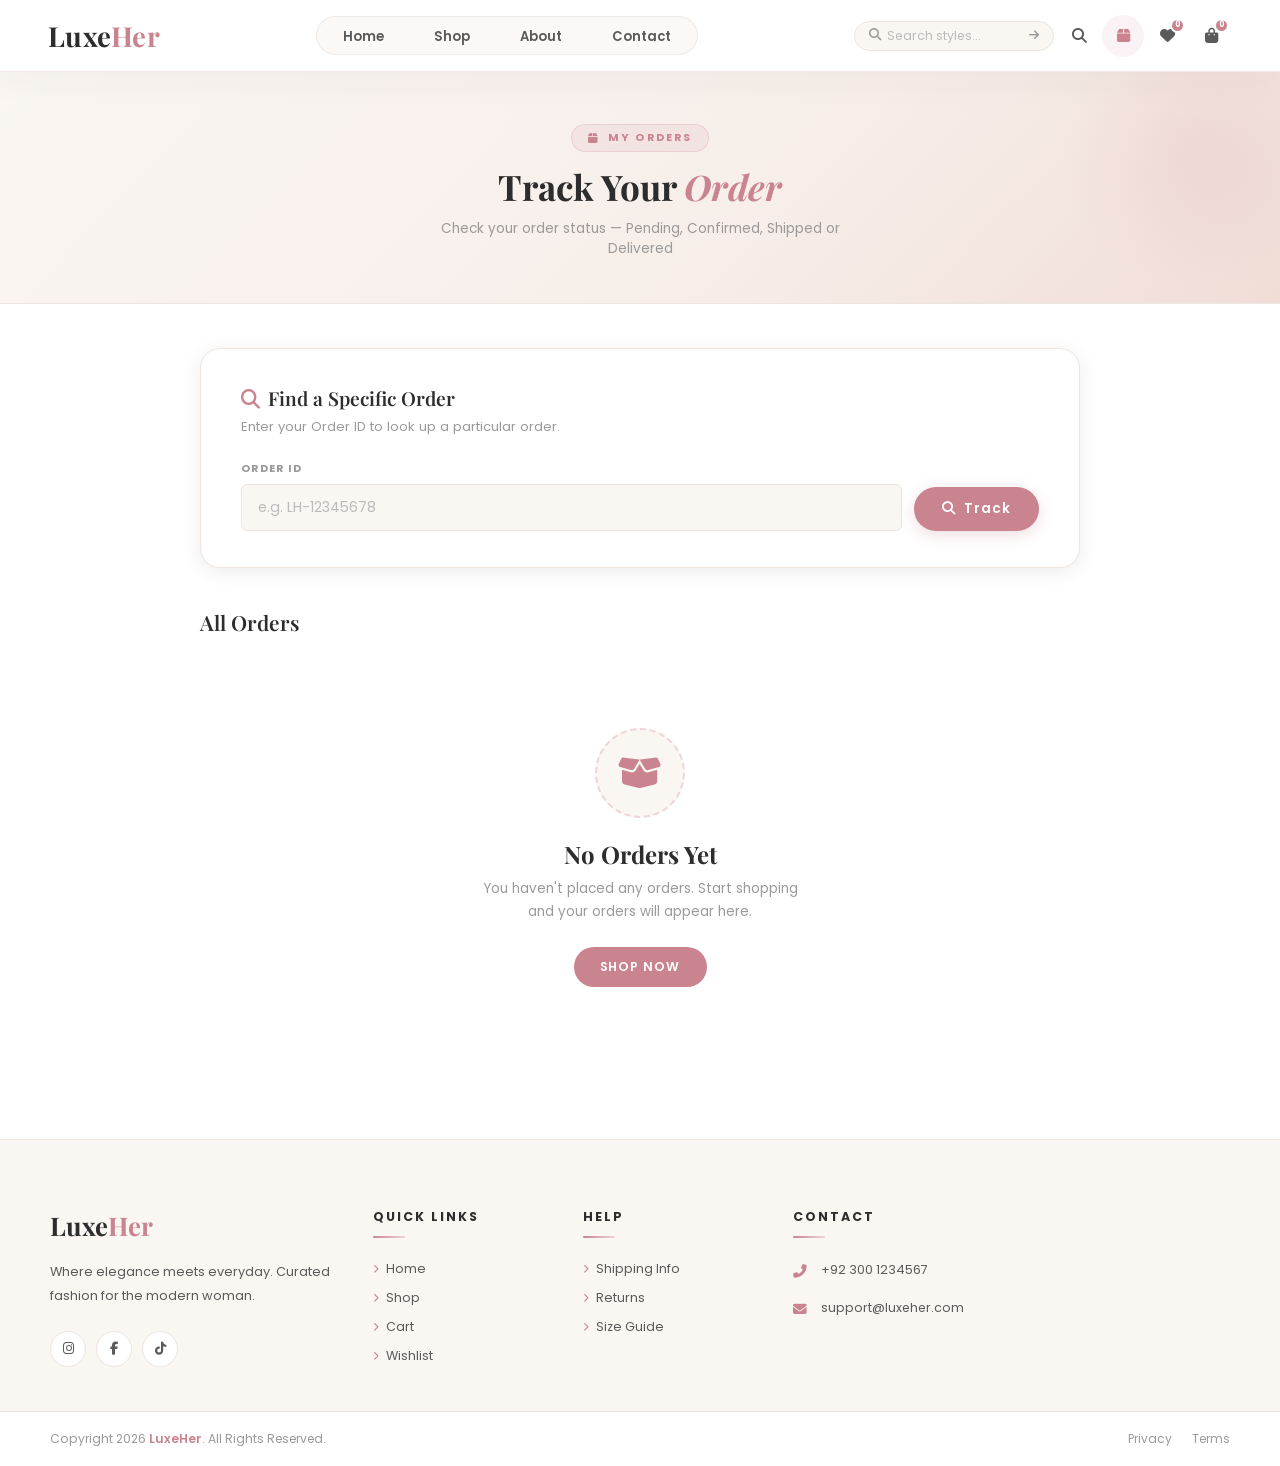
<file: track-order.html>
<!DOCTYPE html>
<html lang="en">
<head>
<meta charset="UTF-8" />
<meta name="viewport" content="width=device-width, initial-scale=1.0" />
<title>Track Order – LuxeHer</title>
<link rel="stylesheet" href="css/style.css" />
<link rel="stylesheet" href="https://cdnjs.cloudflare.com/ajax/libs/font-awesome/6.5.0/css/all.min.css" />
<style>
/* ══ TRACK ORDER PAGE ══ */
.track-hero {
  background: linear-gradient(135deg, var(--beige) 0%, #f7eee9 60%, var(--blush) 100%);
  padding: 52px 40px 44px; text-align: center; border-bottom: 1px solid var(--border);
  position: relative; overflow: hidden;
}
.track-hero::before {
  content:''; position:absolute; top:-60px; right:-60px; width:280px; height:280px;
  border-radius:50%; background:radial-gradient(circle,rgba(201,132,143,.12) 0%,transparent 70%); pointer-events:none;
}
.track-hero-tag {
  display:inline-flex; align-items:center; gap:8px; font-size:0.68rem;
  letter-spacing:0.2em; color:var(--rose); text-transform:uppercase; font-weight:700;
  margin-bottom:14px; background:rgba(201,132,143,.1); padding:5px 16px;
  border-radius:var(--radius-pill); border:1px solid rgba(201,132,143,.2);
}
.track-hero-title {
  font-family:'Playfair Display',serif; font-size:2.2rem; font-weight:700;
  color:var(--dark); margin-bottom:10px; line-height:1.2;
}
.track-hero-title span { color:var(--rose); font-style:italic; }
.track-hero-sub { font-size:0.85rem; color:var(--light-text); max-width:420px; margin:0 auto; }

.track-body { max-width:960px; margin:0 auto; padding:44px 40px 80px; }

/* ── Search card ── */
.track-search-card {
  background:#fff; border:1px solid var(--border); border-radius:var(--radius-lg);
  padding:36px 40px; box-shadow:var(--shadow-sm); margin-bottom:40px;
}
.track-search-card h2 {
  font-family:'Playfair Display',serif; font-size:1.2rem; font-weight:600;
  color:var(--dark); margin-bottom:6px;
}
.track-search-card p { font-size:0.82rem; color:var(--light-text); margin-bottom:24px; }
.track-search-row { display:flex; gap:12px; align-items:flex-end; }
.track-search-row .track-group { flex:1; }
.track-group label {
  display:block; font-size:0.68rem; font-weight:700; text-transform:uppercase;
  letter-spacing:0.12em; color:var(--light-text); margin-bottom:7px;
}
.track-group input {
  width:100%; padding:12px 16px; background:var(--beige); border:1.5px solid var(--border);
  border-radius:var(--radius-sm); font-family:inherit; font-size:0.88rem; color:var(--dark);
  outline:none; transition:border-color .25s, box-shadow .25s, background .25s;
}
.track-group input:focus { background:#fff; border-color:var(--rose); box-shadow:0 0 0 3px rgba(201,132,143,.14); }
.track-group input::placeholder { color:#bbb; }
.track-btn {
  padding:12px 28px; background:var(--rose); color:#fff; border:none;
  border-radius:var(--radius-pill); font-family:inherit; font-size:0.84rem; font-weight:600;
  letter-spacing:0.07em; cursor:pointer; white-space:nowrap;
  display:flex; align-items:center; gap:8px;
  transition:background .3s, transform .2s, box-shadow .3s;
  box-shadow:0 4px 16px rgba(201,132,143,.28);
}
.track-btn:hover { background:var(--rose-dark); transform:translateY(-2px); box-shadow:0 8px 24px rgba(201,132,143,.4); }

/* ── Orders list ── */
.orders-header {
  display:flex; align-items:center; justify-content:space-between;
  margin-bottom:20px; flex-wrap:wrap; gap:10px;
}
.orders-header h2 { font-family:'Playfair Display',serif; font-size:1.3rem; font-weight:600; color:var(--dark); }
.orders-count { font-size:0.8rem; color:var(--light-text); }

/* ── Order Card ── */
.order-card {
  background:#fff; border:1px solid var(--border); border-radius:var(--radius-md);
  overflow:hidden; margin-bottom:20px; box-shadow:var(--shadow-xs);
  transition:box-shadow .25s;
}
.order-card:hover { box-shadow:var(--shadow-sm); }

.order-card-header {
  display:flex; align-items:center; justify-content:space-between;
  padding:18px 24px; background:var(--beige); border-bottom:1px solid var(--border);
  flex-wrap:wrap; gap:12px; cursor:pointer;
}
.order-id { font-size:0.82rem; font-weight:700; color:var(--dark); }
.order-id span { color:var(--rose); }
.order-date { font-size:0.76rem; color:var(--light-text); }
.order-total { font-size:0.9rem; font-weight:700; color:var(--dark); }

/* Status badge */
.status-badge {
  padding:5px 14px; border-radius:var(--radius-pill); font-size:0.72rem;
  font-weight:700; letter-spacing:0.06em; text-transform:uppercase;
  display:inline-flex; align-items:center; gap:6px;
}
.status-badge.pending   { background:#fff3e0; color:#e65100; }
.status-badge.confirmed { background:#e8f5e9; color:#2e7d32; }
.status-badge.shipped   { background:#e3f2fd; color:#1565c0; }
.status-badge.delivered { background:#e8f5e9; color:#1b5e20; }
.status-badge.cancelled { background:#ffebee; color:#c62828; }

/* Order body */
.order-card-body { padding:24px; display:none; }
.order-card-body.open { display:block; }

/* Timeline */
.order-timeline { display:flex; gap:0; margin-bottom:28px; position:relative; }
.timeline-step {
  flex:1; text-align:center; position:relative;
  padding-bottom:16px;
}
.timeline-step::before {
  content:''; position:absolute; top:20px; left:50%;
  width:100%; height:2px; background:var(--border); z-index:0;
}
.timeline-step:last-child::before { display:none; }
.timeline-step.done::before { background:var(--rose); }
.ts-icon {
  width:42px; height:42px; border-radius:50%;
  background:var(--beige); border:2px solid var(--border);
  display:flex; align-items:center; justify-content:center;
  font-size:1rem; color:var(--light-text); margin:0 auto 10px;
  position:relative; z-index:1; transition:all .3s;
}
.timeline-step.done .ts-icon { background:var(--rose); border-color:var(--rose); color:#fff; box-shadow:0 4px 14px rgba(201,132,143,.35); }
.timeline-step.active .ts-icon { background:#fff; border-color:var(--rose); color:var(--rose); box-shadow:0 0 0 4px rgba(201,132,143,.15); animation:pulse 1.8s infinite; }
@keyframes pulse { 0%,100%{box-shadow:0 0 0 4px rgba(201,132,143,.15)} 50%{box-shadow:0 0 0 8px rgba(201,132,143,.08)} }
.ts-label { font-size:0.72rem; font-weight:600; color:var(--dark); margin-bottom:3px; }
.timeline-step.done .ts-label,
.timeline-step.active .ts-label { color:var(--rose); }
.ts-sub { font-size:0.64rem; color:var(--light-text); line-height:1.4; }

/* Order items */
.order-items-title { font-size:0.78rem; font-weight:700; text-transform:uppercase; letter-spacing:0.1em; color:var(--dark); margin-bottom:14px; }
.order-item-row { display:flex; align-items:center; gap:14px; padding:10px 0; border-bottom:1px solid var(--border); }
.order-item-row:last-child { border-bottom:none; }
.order-item-img { width:52px; height:64px; border-radius:6px; overflow:hidden; flex-shrink:0; background:var(--beige); }
.order-item-img img { width:100%; height:100%; object-fit:cover; }
.order-item-name { font-size:0.82rem; font-weight:600; color:var(--dark); }
.order-item-meta { font-size:0.72rem; color:var(--light-text); margin-top:2px; }
.order-item-price { font-size:0.84rem; font-weight:700; color:var(--rose); margin-left:auto; white-space:nowrap; }

/* Order summary row */
.order-summary-row { display:flex; justify-content:space-between; font-size:0.8rem; color:var(--text); padding:6px 0; }
.order-summary-row.total { font-weight:700; font-size:0.92rem; color:var(--dark); border-top:1px solid var(--border); padding-top:10px; margin-top:4px; }
.order-summary-row.total span:last-child { color:var(--rose); }

/* Payment / delivery info */
.order-info-grid { display:grid; grid-template-columns:1fr 1fr; gap:16px; margin-top:20px; }
.order-info-box { background:var(--beige); border-radius:var(--radius-sm); padding:14px 16px; font-size:0.78rem; }
.order-info-box strong { display:block; font-size:0.68rem; text-transform:uppercase; letter-spacing:0.1em; color:var(--light-text); margin-bottom:6px; }
.order-info-box span { color:var(--dark); line-height:1.6; display:block; }

/* Empty state */
.track-empty { text-align:center; padding:72px 20px; }
.track-empty-icon { width:90px; height:90px; border-radius:50%; background:var(--beige); display:flex; align-items:center; justify-content:center; margin:0 auto 20px; font-size:2.2rem; color:var(--rose); border:2px dashed var(--rose-light); }
.track-empty h3 { font-family:'Playfair Display',serif; font-size:1.5rem; color:var(--dark); margin-bottom:8px; }
.track-empty p  { font-size:0.84rem; color:var(--light-text); max-width:340px; margin:0 auto 24px; line-height:1.7; }

/* Chevron toggle */
.order-toggle-icon { transition:transform .25s; color:var(--light-text); }
.order-toggle-icon.open { transform:rotate(180deg); }

/* Responsive */
@media(max-width:768px) {
  .track-hero { padding:40px 20px 32px; }
  .track-hero-title { font-size:1.7rem; }
  .track-body { padding:28px 16px 60px; }
  .track-search-card { padding:24px 20px; }
  .track-search-row { flex-direction:column; }
  .track-btn { width:100%; justify-content:center; }
  .order-card-header { flex-wrap:wrap; gap:8px; }
  .order-timeline { flex-direction:column; gap:0; }
  .timeline-step::before { display:none; }
  .timeline-step { display:flex; align-items:center; gap:14px; text-align:left; padding-bottom:12px; }
  .ts-icon { flex-shrink:0; margin:0; }
  .ts-label { margin-bottom:1px; }
  .order-info-grid { grid-template-columns:1fr; }
}
@media(max-width:480px) {
  .track-hero-title { font-size:1.5rem; }
  .order-card-header { padding:14px 16px; }
  .order-card-body { padding:16px; }
}
</style>
</head>
<body>

<!-- NAVBAR -->
<nav class="navbar" id="navbar">
  <a href="index.html" class="nav-logo">Luxe<span>Her</span></a>
  <ul class="nav-links">
    <li><a href="index.html">Home</a></li>
    <li><a href="shop.html">Shop</a></li>
    <li><a href="index.html#about-section">About</a></li>
    <li><a href="index.html#contact-section">Contact</a></li>
  </ul>
  <div class="nav-right">
    <div class="nav-search-wrap">
      <form class="nav-search-form" action="search.html" method="get" role="search">
        <i class="fas fa-search nav-search-icon"></i>
        <input class="nav-search-input" type="search" name="q" placeholder="Search styles…" autocomplete="off" />
        <button type="submit" class="nav-search-submit"><i class="fas fa-arrow-right"></i></button>
      </form>
    </div>
    <div class="nav-icons">
      <a href="search.html" class="nav-icon-btn" aria-label="Search"><i class="fas fa-search"></i></a>
      <a href="track-order.html" class="nav-icon-btn active-page" aria-label="Track Order" title="Track Order"><i class="fas fa-box"></i><span class="orders-count-badge" style="display:none;"></span></a>
      <a href="wishlist.html" class="nav-icon-btn wishlist-icon" aria-label="Wishlist"><i class="fas fa-heart"></i><span class="wishlist-count">0</span></a>
      <a href="cart.html" class="nav-icon-btn cart-icon" aria-label="Cart"><i class="fas fa-shopping-bag"></i><span class="cart-count">0</span></a>
    </div>
    <div class="hamburger" aria-label="Menu"><span></span><span></span><span></span></div>
  </div>
</nav>
<div class="mobile-menu" id="mobileMenu">
  <form class="mobile-menu-search" action="search.html" method="get"><i class="fas fa-search"></i><input type="search" name="q" placeholder="Search styles…" autocomplete="off" /></form>
  <a href="index.html"><i class="fas fa-home"></i> Home</a>
  <a href="shop.html"><i class="fas fa-store"></i> Shop</a>
  <a href="index.html#about-section"><i class="fas fa-info-circle"></i> About</a>
  <a href="index.html#contact-section"><i class="fas fa-envelope"></i> Contact</a>
  <a href="track-order.html" class="active"><i class="fas fa-box"></i> Track Order</a>
  <a href="wishlist.html"><i class="fas fa-heart"></i> Wishlist</a>
  <a href="cart.html"><i class="fas fa-shopping-bag"></i> Cart</a>
</div>

<!-- HERO -->
<section class="track-hero">
  <span class="track-hero-tag"><i class="fas fa-box"></i> My Orders</span>
  <h1 class="track-hero-title">Track Your <span>Order</span></h1>
  <p class="track-hero-sub">Check your order status — Pending, Confirmed, Shipped or Delivered</p>
</section>

<!-- BODY -->
<main class="track-body">

  <!-- Search by Order ID -->
  <div class="track-search-card">
    <h2><i class="fas fa-search" style="color:var(--rose);margin-right:8px;"></i>Find a Specific Order</h2>
    <p>Enter your Order ID to look up a particular order.</p>
    <div class="track-search-row">
      <div class="track-group">
        <label>Order ID</label>
        <input type="text" id="searchOrderId" placeholder="e.g. LH-12345678" />
      </div>
      <button class="track-btn" id="searchBtn"><i class="fas fa-search"></i> Track</button>
    </div>
  </div>

  <!-- Orders List -->
  <div id="ordersSection">
    <div class="orders-header">
      <h2>All Orders</h2>
      <span class="orders-count" id="ordersCount"></span>
    </div>
    <div id="ordersList"></div>
  </div>

</main>

<!-- FOOTER -->
<footer class="site-footer">
  <div class="footer-main"><div class="container"><div class="footer-grid">
    <div class="footer-col footer-brand">
      <a href="index.html" class="footer-logo">Luxe<span>Her</span></a>
      <p class="footer-brand-desc">Where elegance meets everyday. Curated fashion for the modern woman.</p>
      <div class="footer-socials">
        <a href="#"><i class="fab fa-instagram"></i></a>
        <a href="#"><i class="fab fa-facebook-f"></i></a>
        <a href="#"><i class="fab fa-tiktok"></i></a>
      </div>
    </div>
    <div class="footer-col"><h5 class="footer-col-title">Quick Links</h5><ul class="footer-links">
      <li><a href="index.html"><i class="fas fa-chevron-right"></i> Home</a></li>
      <li><a href="shop.html"><i class="fas fa-chevron-right"></i> Shop</a></li>
      <li><a href="cart.html"><i class="fas fa-chevron-right"></i> Cart</a></li>
      <li><a href="wishlist.html"><i class="fas fa-chevron-right"></i> Wishlist</a></li>
    </ul></div>
    <div class="footer-col"><h5 class="footer-col-title">Help</h5><ul class="footer-links">
      <li><a href="#"><i class="fas fa-chevron-right"></i> Shipping Info</a></li>
      <li><a href="#"><i class="fas fa-chevron-right"></i> Returns</a></li>
      <li><a href="#"><i class="fas fa-chevron-right"></i> Size Guide</a></li>
    </ul></div>
    <div class="footer-col"><h5 class="footer-col-title">Contact</h5><ul class="footer-contact-list">
      <li><span class="fc-icon"><i class="fas fa-phone-alt"></i></span><span>+92 300 1234567</span></li>
      <li><span class="fc-icon"><i class="fas fa-envelope"></i></span><span>support@luxeher.com</span></li>
    </ul></div>
  </div></div></div>
  <div class="footer-bottom"><div class="container"><div class="footer-bottom-inner">
    <p class="footer-copy">Copyright 2026 <strong>LuxeHer</strong>. All Rights Reserved.</p>
    <div class="footer-bottom-links"><a href="#">Privacy</a><a href="#">Terms</a></div>
  </div></div></div>
</footer>

<div class="toast" id="toast"></div>
<button class="back-to-top"><i class="fas fa-arrow-up"></i></button>
<script src="js/script.js"></script>
<script>
(function () {

  var STEPS = [
    { key:'pending',   label:'Order Placed',  icon:'fa-check',        sub:'We received your order' },
    { key:'confirmed', label:'Confirmed',      icon:'fa-thumbs-up',    sub:'Order is being prepared' },
    { key:'shipped',   label:'Shipped',        icon:'fa-shipping-fast',sub:'On the way to you' },
    { key:'delivered', label:'Delivered',      icon:'fa-home',         sub:'Order delivered!' }
  ];

  var STATUS_ORDER = ['pending','confirmed','shipped','delivered'];

  function getOrders() {
    try { return JSON.parse(localStorage.getItem('lh_orders') || '[]'); }
    catch { return []; }
  }

  function fmtDate(iso) {
    try {
      var d = new Date(iso);
      return d.toLocaleDateString('en-PK', { day:'numeric', month:'short', year:'numeric', hour:'2-digit', minute:'2-digit' });
    } catch { return iso; }
  }

  function statusLabel(s) {
    var map = { pending:'Pending', confirmed:'Confirmed', shipped:'Shipped', delivered:'Delivered', cancelled:'Cancelled' };
    return map[s] || s;
  }

  function buildTimeline(status) {
    var currentIdx = STATUS_ORDER.indexOf(status);
    if (status === 'cancelled') currentIdx = -1;
    return '<div class="order-timeline">' +
      STEPS.map(function (step, i) {
        var done   = i < currentIdx;
        var active = i === currentIdx;
        var cls    = done ? 'done' : active ? 'active' : '';
        return '<div class="timeline-step ' + cls + '">' +
          '<div class="ts-icon"><i class="fas ' + step.icon + '"></i></div>' +
          '<div><div class="ts-label">' + step.label + '</div>' +
          '<div class="ts-sub">' + step.sub + '</div></div>' +
          '</div>';
      }).join('') +
    '</div>';
  }

  function buildOrderCard(order) {
    var statusIdx  = STATUS_ORDER.indexOf(order.status);
    var badgeClass = order.status === 'delivered' ? 'delivered' : order.status === 'shipped' ? 'shipped' : order.status === 'confirmed' ? 'confirmed' : order.status === 'cancelled' ? 'cancelled' : 'pending';
    var iconMap    = { pending:'fa-clock', confirmed:'fa-check-circle', shipped:'fa-shipping-fast', delivered:'fa-check-double', cancelled:'fa-times-circle' };

    var itemsHTML = (order.items || []).map(function (item) {
      return '<div class="order-item-row">' +
        '<div class="order-item-img"><img src="' + escapeHTML(item.img||'') + '" alt="' + escapeHTML(item.name||'') + '" loading="lazy" /></div>' +
        '<div><div class="order-item-name">' + escapeHTML(item.name||'') + '</div>' +
        '<div class="order-item-meta">Qty: ' + (item.qty||1) + ' &nbsp;|&nbsp; ' + escapeHTML(categoryLabel(item.category||'')) + '</div></div>' +
        '<div class="order-item-price">' + fmt(item.price * (item.qty||1)) + '</div>' +
        '</div>';
    }).join('');

    var shipping = (order.shipping || 0);
    var totalsHTML =
      '<div class="order-summary-row"><span>Subtotal</span><span>' + fmt(order.subtotal||0) + '</span></div>' +
      '<div class="order-summary-row"><span>Delivery</span><span>' + (shipping === 0 ? '<span style="color:#4caf50;font-weight:600;">FREE</span>' : fmt(shipping)) + '</span></div>' +
      '<div class="order-summary-row total"><span>Total</span><span>' + fmt(order.total||0) + '</span></div>';

    var infoHTML = '<div class="order-info-grid">' +
      '<div class="order-info-box"><strong>Delivery Address</strong><span>' +
        escapeHTML((order.address||{}).address||'') + ', ' + escapeHTML((order.address||{}).city||'') + ', ' + escapeHTML((order.address||{}).province||'') + ', Pakistan' +
      '</span></div>' +
      '<div class="order-info-box"><strong>Payment Method</strong><span>' + escapeHTML(order.payment||'') + '</span></div>' +
      '<div class="order-info-box"><strong>Customer</strong><span>' + escapeHTML(((order.customer||{}).firstName||'') + ' ' + ((order.customer||{}).lastName||'')) + '<br>' + escapeHTML((order.customer||{}).phone||'') + '</span></div>' +
      '<div class="order-info-box"><strong>Order Date</strong><span>' + fmtDate(order.date||'') + '</span></div>' +
      '</div>';

    return '<div class="order-card" id="card-' + escapeHTML(order.id) + '">' +
      '<div class="order-card-header" onclick="toggleCard(\'' + escapeHTML(order.id) + '\')">' +
        '<div>' +
          '<div class="order-id">Order <span>#' + escapeHTML(order.id) + '</span></div>' +
          '<div class="order-date">' + fmtDate(order.date||'') + '</div>' +
        '</div>' +
        '<span class="status-badge ' + badgeClass + '"><i class="fas ' + (iconMap[order.status]||'fa-clock') + '"></i> ' + statusLabel(order.status) + '</span>' +
        '<div class="order-total">' + fmt(order.total||0) + '</div>' +
        '<i class="fas fa-chevron-down order-toggle-icon" id="tog-' + escapeHTML(order.id) + '"></i>' +
      '</div>' +
      '<div class="order-card-body" id="body-' + escapeHTML(order.id) + '">' +
        buildTimeline(order.status) +
        '<div class="order-items-title">Items Ordered</div>' +
        itemsHTML +
        '<div style="margin-top:16px;">' + totalsHTML + '</div>' +
        infoHTML +
        /* Cancel button — only if not delivered/cancelled */
        (order.status !== 'delivered' && order.status !== 'cancelled'
          ? '<div style="margin-top:20px;padding-top:16px;border-top:1px solid var(--border);display:flex;justify-content:flex-end;">' +
              '<button class="cancel-order-btn" data-id="' + escapeHTML(order.id) + '" ' +
                'style="display:inline-flex;align-items:center;gap:8px;padding:10px 24px;border-radius:50px;border:1.5px solid #e53935;color:#e53935;background:#fff;font-family:inherit;font-size:0.8rem;font-weight:600;letter-spacing:0.06em;cursor:pointer;transition:all .25s;">' +
                '<i class="fas fa-times-circle"></i> Cancel Order' +
              '</button>' +
            '</div>'
          : ''
        ) +
      '</div>' +
    '</div>';
  }

  window.toggleCard = function (id) {
    var body = document.getElementById('body-' + id);
    var tog  = document.getElementById('tog-' + id);
    if (!body) return;
    var isOpen = body.classList.contains('open');
    body.classList.toggle('open', !isOpen);
    if (tog) tog.classList.toggle('open', !isOpen);
  };

  function renderOrders(orders) {
    var list = document.getElementById('ordersList');
    var countEl = document.getElementById('ordersCount');
    if (!list) return;

    if (!orders.length) {
      list.innerHTML = '<div class="track-empty">' +
        '<div class="track-empty-icon"><i class="fas fa-box-open"></i></div>' +
        '<h3>No Orders Yet</h3>' +
        '<p>You haven\'t placed any orders. Start shopping and your orders will appear here.</p>' +
        '<a href="shop.html" class="btn-primary" style="display:inline-flex;margin:0 auto;">SHOP NOW</a>' +
        '</div>';
      if (countEl) countEl.textContent = '';
      return;
    }

    if (countEl) countEl.textContent = orders.length + ' order' + (orders.length !== 1 ? 's' : '');
    list.innerHTML = orders.map(function (o) { return buildOrderCard(o); }).join('');

    /* Auto-open first card */
    if (orders.length > 0) {
      var firstBody = document.getElementById('body-' + orders[0].id);
      var firstTog  = document.getElementById('tog-' + orders[0].id);
      if (firstBody) { firstBody.classList.add('open'); }
      if (firstTog)  { firstTog.classList.add('open'); }
    }
  }

  function init() {
    updateBadges();
    var orders = getOrders();
    renderOrders(orders);

    /* Check URL for specific order ID */
    var urlId = new URLSearchParams(window.location.search).get('id');
    if (urlId) {
      document.getElementById('searchOrderId').value = urlId;
      var found = orders.filter(function (o) { return o.id === urlId; });
      renderOrders(found.length ? found : orders);
      if (found.length) {
        setTimeout(function () {
          var card = document.getElementById('card-' + urlId);
          if (card) card.scrollIntoView({ behavior:'smooth', block:'start' });
        }, 300);
      }
    }

    /* Cancel order — event delegation */
    document.getElementById('ordersList').addEventListener('click', function (e) {
      var btn = e.target.closest('.cancel-order-btn');
      if (!btn) return;
      var orderId = btn.dataset.id;
      if (!orderId) return;

      /* Simple confirm */
      if (!confirm('Cancel order #' + orderId + '?\n\nThis action cannot be undone.')) return;

      try {
        var orders = JSON.parse(localStorage.getItem('lh_orders') || '[]');
        var idx = orders.findIndex(function (o) { return o.id === orderId; });
        if (idx !== -1) {
          orders[idx].status = 'cancelled';
          orders[idx].statusHistory = orders[idx].statusHistory || [];
          orders[idx].statusHistory.push({ status:'cancelled', label:'Order Cancelled', time: new Date().toISOString(), done:true });
          localStorage.setItem('lh_orders', JSON.stringify(orders));
          updateBadges();
          renderOrders(orders);
          showToast('Order #' + orderId + ' has been cancelled.', 'danger');
        }
      } catch(err) {
        showToast('Could not cancel order. Please try again.', '');
      }
    });

    /* Hover style for cancel button */
    document.getElementById('ordersList').addEventListener('mouseover', function (e) {
      var btn = e.target.closest('.cancel-order-btn');
      if (btn) { btn.style.background = '#ffebee'; }
    });
    document.getElementById('ordersList').addEventListener('mouseout', function (e) {
      var btn = e.target.closest('.cancel-order-btn');
      if (btn) { btn.style.background = '#fff'; }
    });
    document.getElementById('searchBtn')?.addEventListener('click', function () {
      var q = document.getElementById('searchOrderId').value.trim().toUpperCase();
      if (!q) { renderOrders(getOrders()); return; }
      var found = getOrders().filter(function (o) { return o.id.toUpperCase().includes(q); });
      renderOrders(found);
      if (!found.length) showToast('No order found with ID "' + q + '"', '');
    });

    document.getElementById('searchOrderId')?.addEventListener('keydown', function (e) {
      if (e.key === 'Enter') document.getElementById('searchBtn').click();
    });

    /* Navbar scroll */
    window.addEventListener('scroll', function () {
      document.getElementById('navbar').classList.toggle('scrolled', window.scrollY > 40);
      document.querySelector('.back-to-top').classList.toggle('visible', window.scrollY > 300);
    }, { passive:true });
    document.querySelector('.back-to-top')?.addEventListener('click', function () { window.scrollTo({ top:0, behavior:'smooth' }); });

    /* Hamburger */
    var hb = document.querySelector('.hamburger');
    var mm = document.getElementById('mobileMenu');
    if (hb && mm) hb.addEventListener('click', function () { hb.classList.toggle('open'); mm.classList.toggle('open'); });
  }

  if (document.readyState === 'loading') document.addEventListener('DOMContentLoaded', init);
  else init();

}());
</script>
</body>
</html>
</file>
<file: css/style.css>
/* ===========================
   LuxeHer – style.css  v3
   =========================== */

@import url('https://fonts.googleapis.com/css2?family=Playfair+Display:ital,wght@0,400;0,500;0,600;0,700;1,400&family=Poppins:wght@300;400;500;600;700&display=swap');

/* ── Reset ── */
*, *::before, *::after { box-sizing: border-box; margin: 0; padding: 0; }
html { scroll-behavior: smooth; }
body { font-family: 'Poppins', sans-serif; color: #3a3a3a; background: #fff; overflow-x: hidden; }
a { text-decoration: none; color: inherit; }
ul { list-style: none; }
img { max-width: 100%; display: block; }
button { cursor: pointer; border: none; background: none; font-family: inherit; }

/* ── Design Tokens ── */
:root {
  --beige:      #FAF6F2;
  --blush:      #F0DDD6;
  --rose:       #C9848F;
  --rose-dark:  #b06d78;
  --rose-light: #EDD5D9;
  --white:      #FFFFFF;
  --dark:       #2d2d2d;
  --text:       #5a5a5a;
  --light-text: #9a9a9a;
  --border:     #ede5e0;
  --radius-sm:  6px;
  --radius-md:  12px;
  --radius-lg:  20px;
  --radius-pill:40px;
  --shadow-xs:  0 2px 8px rgba(0,0,0,0.06);
  --shadow-sm:  0 4px 20px rgba(0,0,0,0.08);
  --shadow-md:  0 8px 32px rgba(0,0,0,0.12);
  --shadow-lg:  0 16px 48px rgba(0,0,0,0.16);
  --transition: 0.3s ease;
}

/* ── Utilities ── */
.container  { max-width: 1260px; margin: 0 auto; padding: 0 40px; }
.hidden     { display: none !important; }
.section-title    { font-family: 'Playfair Display', serif; font-size: 1.9rem; font-weight: 600; color: var(--dark); text-align: center; margin-bottom: 6px; letter-spacing: 0.02em; }
.section-subtitle { font-size: 0.83rem; color: var(--light-text); text-align: center; margin-bottom: 40px; letter-spacing: 0.04em; }
.section-tag      { font-size: 0.7rem; letter-spacing: 0.2em; color: var(--rose); text-transform: uppercase; font-weight: 600; margin-bottom: 10px; display: block; }

/* Buttons */
.btn-primary { display: inline-flex; align-items: center; gap: 8px; background: var(--rose); color: #fff; padding: 11px 26px; border-radius: var(--radius-pill); font-size: 0.78rem; font-weight: 600; letter-spacing: 0.08em; text-transform: uppercase; transition: background var(--transition), transform var(--transition), box-shadow var(--transition); }
.btn-primary:hover { background: var(--rose-dark); transform: translateY(-2px); box-shadow: 0 8px 24px rgba(201,132,143,0.38); }
.btn-outline { display: inline-flex; align-items: center; gap: 8px; border: 1.5px solid #2d2d2d; color: #2d2d2d; padding: 10px 26px; border-radius: var(--radius-pill); font-size: 0.78rem; font-weight: 600; letter-spacing: 0.08em; text-transform: uppercase; transition: all var(--transition); }
.btn-outline:hover { background: var(--dark); color: #fff; }
.btn-outline-dark { display: inline-flex; align-items: center; gap: 10px; border: 1.5px solid var(--rose); color: var(--rose); padding: 12px 32px; border-radius: var(--radius-pill); font-size: 0.8rem; font-weight: 600; letter-spacing: 0.06em; transition: all var(--transition); }
.btn-outline-dark:hover { background: var(--rose); color: #fff; transform: translateY(-2px); }
.view-all-wrap { text-align: center; margin-top: 48px; }

/* Premium Luxury Button Class - Reusable for all CTAs */
.premium-btn {
  background: #D4909A;
  color: #fff;
  border: none;
  border-radius: 50px;
  font-family: inherit;
  font-weight: 600;
  letter-spacing: 0.06em;
  cursor: pointer;
  display: flex;
  align-items: center;
  justify-content: center;
  gap: 8px;
  transition: all 0.3s cubic-bezier(0.4, 0, 0.2, 1);
  box-shadow: 0 4px 16px rgba(212, 144, 154, 0.3);
}
.premium-btn:hover {
  background: #C17A87;
  transform: translateY(-3px);
  box-shadow: 0 8px 28px rgba(212, 144, 154, 0.45);
}
.premium-btn:active {
  transform: translateY(-1px);
  box-shadow: 0 4px 12px rgba(212, 144, 154, 0.3);
}

/* Fade-in */
.fade-in { opacity: 0; transform: translateY(28px); transition: opacity 0.75s ease, transform 0.75s ease; }
.fade-in.visible { opacity: 1; transform: translateY(0); }

/* ════════════════════════════
   NAVBAR – modern animated
════════════════════════════ */
.navbar {
  position: sticky; top: 0; z-index: 1000;
  background: rgba(255,255,255,0.97);
  backdrop-filter: blur(18px);
  -webkit-backdrop-filter: blur(18px);
  border-bottom: 1px solid rgba(0,0,0,0.06);
  padding: 0 48px;
  height: 68px;
  display: flex; align-items: center; justify-content: space-between;
  transition: box-shadow 0.4s ease, background 0.4s ease, height 0.3s ease;
}
.navbar.scrolled {
  box-shadow: 0 2px 24px rgba(0,0,0,0.06);
  height: 60px;
  background: rgba(255,255,255,0.99);
}
/* Logo */
.nav-logo {
  font-family: 'Playfair Display', serif;
  font-size: 1.5rem; font-weight: 700;
  color: var(--dark);
  letter-spacing: 0.01em;
  position: relative;
  transition: transform 0.3s ease;
}
.nav-logo:hover { transform: scale(1.04); }
.nav-logo span { color: var(--rose); }

/* Links */
.nav-links { display: flex; gap: 6px; align-items: center; }
.nav-links li a {
  font-size: 0.82rem; font-weight: 500;
  color: var(--text);
  padding: 7px 16px;
  border-radius: var(--radius-pill);
  position: relative;
  transition: color 0.25s ease, background 0.25s ease;
  white-space: nowrap;
}
.nav-links li a:hover { color: var(--rose); background: rgba(201,132,143,0.08); }
.nav-links li a.active { color: var(--rose); font-weight: 600; background: rgba(201,132,143,0.1); }
.nav-links li a::after { display: none; }

/* Right side */
.nav-right { display: flex; align-items: center; gap: 4px; }
.nav-icons { display: flex; gap: 2px; align-items: center; }
.nav-icon-btn {
  width: 38px; height: 38px;
  border-radius: 50%;
  display: flex; align-items: center; justify-content: center;
  font-size: 0.95rem; color: var(--text);
  position: relative;
  transition: color 0.25s ease, background 0.25s ease, transform 0.25s ease;
}
.nav-icon-btn:hover { color: var(--rose); background: rgba(201,132,143,0.1); transform: translateY(-1px); }
.nav-icon-btn.active-page { color: var(--rose); background: rgba(201,132,143,0.1); }

/* ── Nav Search Bar ── */
.nav-search-wrap {
  position: relative;
  display: flex;
  align-items: center;
}
.nav-search-form {
  display: flex;
  align-items: center;
  background: var(--beige);
  border: 1.5px solid var(--border);
  border-radius: var(--radius-pill);
  padding: 5px 10px 5px 14px;
  gap: 6px;
  transition: border-color 0.25s ease, box-shadow 0.25s ease, width 0.3s ease;
  width: 200px;
  overflow: hidden;
}
.nav-search-form:focus-within {
  border-color: var(--rose);
  box-shadow: 0 0 0 3px rgba(201,132,143,0.12);
  background: #fff;
  width: 240px;
}
.nav-search-icon { color: var(--light-text); font-size: 0.78rem; flex-shrink: 0; transition: color 0.2s; }
.nav-search-form:focus-within .nav-search-icon { color: var(--rose); }
.nav-search-input {
  flex: 1;
  border: none;
  outline: none;
  font-family: inherit;
  font-size: 0.78rem;
  color: var(--dark);
  background: transparent;
  min-width: 0;
}
.nav-search-input::placeholder { color: #bbb; }
.nav-search-submit {
  background: none;
  border: none;
  cursor: pointer;
  color: var(--light-text);
  font-size: 0.72rem;
  padding: 3px 4px;
  border-radius: 50%;
  display: flex;
  align-items: center;
  justify-content: center;
  transition: color 0.2s, background 0.2s;
  flex-shrink: 0;
}
.nav-search-submit:hover { color: var(--rose); background: rgba(201,132,143,0.1); }
@media (max-width: 900px) {
  .nav-search-wrap { display: none; }
}

.cart-count, .wishlist-count {
  position: absolute; top: 3px; right: 3px;
  background: var(--rose); color: #fff;
  font-size: 0.5rem; width: 15px; height: 15px;
  border-radius: 50%; display: flex; align-items: center; justify-content: center;
  font-weight: 700;
  border: 2px solid #fff;
  transition: transform 0.2s ease;
}

/* Hamburger – animated */
.hamburger {
  display: none; flex-direction: column;
  gap: 5px; cursor: pointer; padding: 6px;
  border-radius: 8px; transition: background 0.2s ease;
}
.hamburger:hover { background: rgba(201,132,143,0.1); }
.hamburger span { width: 22px; height: 1.5px; background: var(--dark); border-radius: 2px; transition: all 0.3s ease; display: block; }
.hamburger.open span:nth-child(1) { transform: translateY(6.5px) rotate(45deg); }
.hamburger.open span:nth-child(2) { opacity: 0; transform: scaleX(0); }
.hamburger.open span:nth-child(3) { transform: translateY(-6.5px) rotate(-45deg); }

/* Mobile menu – slide down */
.mobile-menu {
  display: none; position: fixed;
  top: 68px; left: 0; right: 0;
  background: rgba(255,255,255,0.98);
  backdrop-filter: blur(16px);
  padding: 16px 24px 20px;
  border-bottom: 1px solid var(--border);
  z-index: 999;
  box-shadow: 0 8px 32px rgba(0,0,0,0.08);
  transform: translateY(-8px);
  opacity: 0;
  transition: transform 0.3s ease, opacity 0.3s ease;
}
.mobile-menu.open {
  display: block;
  transform: translateY(0);
  opacity: 1;
}
.mobile-menu a {
  display: flex; align-items: center; gap: 12px;
  padding: 12px 10px;
  font-size: 0.88rem; font-weight: 500;
  color: var(--text);
  border-radius: 10px;
  transition: color 0.2s ease, background 0.2s ease, padding-left 0.2s ease;
}
.mobile-menu a i { color: var(--rose); width: 16px; text-align: center; font-size: 0.85rem; }
.mobile-menu a:hover { color: var(--rose); background: rgba(201,132,143,0.07); padding-left: 14px; }

/* ════════════════════════════
   HERO – static full-background
════════════════════════════ */
.hero {
  position: relative;
  height: 560px;
  overflow: hidden;
  display: flex;
  align-items: center;
}
.hero-bg-img {
  position: absolute;
  inset: 0;
  width: 100%;
  height: 100%;
  object-fit: cover;
  object-position: center top;
  z-index: 0;
}
.hero-overlay {
  position: absolute;
  inset: 0;
  background: linear-gradient(
    90deg,
    rgba(0,0,0,0.55) 0%,
    rgba(0,0,0,0.30) 55%,
    rgba(0,0,0,0.06) 100%
  );
  z-index: 1;
}
.hero-content-wrap {
  position: relative;
  z-index: 2;
  padding: 0 80px;
  max-width: 620px;
}
.hero-tag {
  font-size: 0.68rem;
  letter-spacing: 0.2em;
  color: rgba(255,255,255,0.85);
  text-transform: uppercase;
  font-weight: 600;
  margin-bottom: 16px;
  display: block;
}
.hero-title {
  font-family: 'Playfair Display', serif;
  font-size: 3rem;
  font-weight: 600;
  line-height: 1.18;
  color: #fff;
  margin-bottom: 18px;
}
.hero-desc {
  font-size: 0.88rem;
  color: rgba(255,255,255,0.82);
  line-height: 1.75;
  max-width: 380px;
  margin-bottom: 32px;
}
.hero-btns {
  display: flex;
  gap: 14px;
  flex-wrap: wrap;
}
.btn-outline--light {
  border-color: rgba(255,255,255,0.75);
  color: #fff;
}
.btn-outline--light:hover {
  background: rgba(255,255,255,0.15);
  border-color: #fff;
  color: #fff;
}

/* ════════════════════════════
   SHOP BY CATEGORY
════════════════════════════ */
.categories { padding: 80px 0; background: #fff; }
.categories-grid { display: grid; grid-template-columns: repeat(4,1fr); gap: 18px; }
@media (max-width: 1024px) { .categories-grid { grid-template-columns: repeat(3,1fr); } }
@media (max-width: 768px)  { .categories-grid { grid-template-columns: repeat(2,1fr); } }
@media (max-width: 480px)  { .categories-grid { grid-template-columns: 1fr 1fr; } }
.category-card { position: relative; border-radius: var(--radius-md); overflow: hidden; cursor: pointer; box-shadow: var(--shadow-sm); transition: box-shadow var(--transition), transform var(--transition); }
.category-card:hover { box-shadow: var(--shadow-md); transform: translateY(-5px); }
.category-card img { width: 100%; height: 300px; object-fit: cover; transition: transform 0.7s ease; }
.category-card:hover img { transform: scale(1.09); }
.category-overlay { position: absolute; inset: 0; background: linear-gradient(to top, rgba(0,0,0,0.58) 0%, transparent 60%); display: flex; flex-direction: column; justify-content: flex-end; padding: 26px; color: #fff; }
.category-name { font-family: 'Playfair Display', serif; font-size: 1.35rem; font-weight: 600; margin-bottom: 6px; letter-spacing: 0.04em; }
.category-link { font-size: 0.75rem; font-weight: 500; letter-spacing: 0.06em; display: flex; align-items: center; gap: 6px; opacity: 0; transform: translateY(6px); transition: all var(--transition); }
.category-card:hover .category-link { opacity: 1; transform: translateY(0); gap: 12px; color: var(--rose-light); }

/* ════════════════════════════
   PRODUCT CARDS + GRID
════════════════════════════ */
.new-collection { padding: 80px 0; background: #fff; }
.collection-tabs { display: flex; justify-content: center; gap: 2px; margin-bottom: 40px; background: var(--beige); padding: 5px; border-radius: 40px; width: fit-content; margin-left: auto; margin-right: auto; }
.tab-btn { padding: 7px 22px; border-radius: 30px; font-size: 0.8rem; font-weight: 500; color: var(--light-text); transition: all var(--transition); }
.tab-btn.active { background: var(--rose); color: #fff; box-shadow: 0 2px 12px rgba(201,132,143,0.3); }
.tab-btn:hover:not(.active) { color: var(--dark); background: rgba(255,255,255,0.6); }

.products-grid { display: grid; grid-template-columns: repeat(4,1fr); gap: 22px; }

.product-card { border-radius: var(--radius-md); overflow: hidden; background: #fff; border: 1px solid var(--border); transition: box-shadow var(--transition), transform var(--transition), border-color var(--transition); display: flex; flex-direction: column; }
.product-card:hover { box-shadow: var(--shadow-md); transform: translateY(-5px); border-color: transparent; }
.product-img-wrap { position: relative; overflow: hidden; background: var(--beige); aspect-ratio: 3/4; }
.product-img-wrap img { width: 100%; height: 100%; object-fit: cover; transition: transform 0.65s ease; }
.product-card:hover .product-img-wrap img { transform: scale(1.07); }

/* Action overlay */
.product-actions { position: absolute; top: 10px; right: 10px; display: flex; flex-direction: column; gap: 7px; opacity: 0; transform: translateX(10px); transition: all var(--transition); }
.product-card:hover .product-actions { opacity: 1; transform: translateX(0); }
.action-btn { width: 32px; height: 32px; border-radius: 50%; background: #fff; display: flex; align-items: center; justify-content: center; color: var(--dark); font-size: 0.8rem; transition: all 0.25s ease; box-shadow: var(--shadow-xs); }
.action-btn:hover, .action-btn.wishlisted { background: var(--rose); color: #fff; transform: scale(1.1); }

.product-badge { position: absolute; top: 10px; left: 10px; font-size: 0.63rem; font-weight: 700; letter-spacing: 0.07em; padding: 4px 10px; border-radius: 20px; color: #fff; text-transform: uppercase; z-index: 2; }
.product-badge.sale { background: var(--rose); }
.product-badge.new  { background: var(--dark); }

.product-info { padding: 13px 14px 10px; flex: 1; display: flex; flex-direction: column; }
.product-name { font-size: 0.86rem; font-weight: 500; color: var(--dark); margin-bottom: 4px; transition: color var(--transition); line-height: 1.4; }
.product-card:hover .product-name { color: var(--rose); }
.product-rating { display: flex; align-items: center; gap: 4px; margin-bottom: 5px; }
.stars { color: var(--rose); font-size: 0.72rem; letter-spacing: 1px; }
.rating-count { font-size: 0.7rem; color: var(--light-text); }
.product-price { font-size: 0.88rem; color: var(--dark); font-weight: 700; display: flex; align-items: center; gap: 8px; }
.product-price .old-price { font-size: 0.76rem; color: var(--light-text); font-weight: 400; text-decoration: line-through; }

/* Add to Cart button on product cards - Premium Luxury Design */
.product-card-atc {
  width: calc(100% - 28px);
  margin: auto 14px 14px;
  padding: 11px 0;
  font-size: 0.76rem;
  text-transform: uppercase;
}
.product-card-atc.premium-btn,
.product-card-atc {
  background: #D4909A;
}
.product-card-atc:hover {
  background: #C17A87;
}
.product-card-atc i { font-size: 0.78rem; margin-right: 2px; }

/* ════════════════════════════
   SUMMER BANNER
════════════════════════════ */
.summer-banner { position: relative; height: 360px; overflow: hidden; }
.summer-banner img { width: 100%; height: 100%; object-fit: cover; transition: transform 9s ease; }
.summer-banner:hover img { transform: scale(1.04); }
.summer-overlay { position: absolute; inset: 0; background: linear-gradient(90deg, rgba(0,0,0,0.55) 0%, rgba(0,0,0,0.15) 70%); display: flex; flex-direction: column; justify-content: center; padding: 0 80px; color: #fff; }
.summer-tag { font-size: 0.72rem; letter-spacing: 0.22em; text-transform: uppercase; margin-bottom: 10px; opacity: 0.9; }
.summer-title { font-family: 'Playfair Display', serif; font-size: 2.6rem; font-weight: 700; line-height: 1.18; margin-bottom: 8px; }
.summer-sub { font-size: 1.05rem; font-weight: 300; margin-bottom: 28px; letter-spacing: 0.1em; }
.summer-btn { display: inline-flex; align-items: center; align-self: flex-start; background: var(--rose); color: #fff; padding: 11px 30px; border-radius: var(--radius-pill); font-size: 0.78rem; font-weight: 600; letter-spacing: 0.1em; text-transform: uppercase; transition: all var(--transition); width: auto; }
.summer-btn:hover { background: #fff; color: var(--rose); transform: translateY(-2px); }

/* ════════════════════════════
   ABOUT LANDING
════════════════════════════ */
.about-landing { padding: 100px 0; background: var(--beige); }
.about-landing-grid { display: grid; grid-template-columns: 1fr 1fr; gap: 80px; align-items: center; }
.about-landing-img { position: relative; }
.about-landing-img img { width: 100%; height: 500px; object-fit: cover; border-radius: var(--radius-lg); box-shadow: var(--shadow-md); transition: transform 0.6s ease; }
.about-landing-img:hover img { transform: scale(1.015); }
.about-img-badge { position: absolute; bottom: -18px; right: -18px; background: var(--rose); color: #fff; border-radius: var(--radius-md); padding: 18px 22px; text-align: center; box-shadow: 0 8px 28px rgba(201,132,143,0.42); }
.badge-num  { display: block; font-family: 'Playfair Display', serif; font-size: 1.9rem; font-weight: 700; line-height: 1; }
.badge-text { display: block; font-size: 0.68rem; letter-spacing: 0.06em; margin-top: 4px; opacity: 0.9; }
.about-landing-title { font-family: 'Playfair Display', serif; font-size: 2.1rem; font-weight: 600; color: var(--dark); margin-bottom: 16px; line-height: 1.28; }
.about-landing-desc { font-size: 0.86rem; color: var(--text); line-height: 1.82; margin-bottom: 28px; }
.about-stats { display: flex; gap: 32px; margin-bottom: 32px; padding-bottom: 28px; border-bottom: 1px solid var(--border); }
.stat-num   { display: block; font-family: 'Playfair Display', serif; font-size: 1.7rem; font-weight: 700; color: var(--rose); }
.stat-label { display: block; font-size: 0.7rem; color: var(--light-text); margin-top: 2px; letter-spacing: 0.03em; }
.about-landing-values { display: grid; grid-template-columns: 1fr 1fr; gap: 12px; margin-bottom: 28px; }
.about-value-card { display: flex; align-items: center; gap: 12px; padding: 13px 15px; background: #fff; border-radius: var(--radius-sm); box-shadow: var(--shadow-xs); border: 1px solid transparent; transition: all var(--transition); }
.about-value-card:hover { transform: translateY(-3px); box-shadow: var(--shadow-sm); border-color: var(--rose-light); }
.av-icon { width: 38px; height: 38px; border-radius: 50%; background: var(--beige); display: flex; align-items: center; justify-content: center; font-size: 0.95rem; color: var(--rose); flex-shrink: 0; transition: background var(--transition), color var(--transition); }
.about-value-card:hover .av-icon { background: var(--rose); color: #fff; }
.av-text strong { display: block; font-size: 0.8rem; font-weight: 600; color: var(--dark); }
.av-text span   { font-size: 0.72rem; color: var(--light-text); }

/* ════════════════════════════
   TESTIMONIALS
════════════════════════════ */
.testimonials { padding: 80px 0; background: #fff; }
.testimonials-grid { display: grid; grid-template-columns: repeat(3,1fr); gap: 22px; }
.testimonial-card { background: var(--beige); border-radius: var(--radius-md); padding: 32px 26px; position: relative; overflow: hidden; transition: box-shadow var(--transition), transform var(--transition); border: 1px solid transparent; }
.testimonial-card::before { content: '"'; font-family: 'Playfair Display', serif; font-size: 5rem; color: var(--rose); opacity: 0.12; position: absolute; top: -4px; left: 18px; line-height: 1; pointer-events: none; }
.testimonial-card:hover { box-shadow: var(--shadow-md); transform: translateY(-5px); border-color: var(--rose-light); }
.testimonial-stars { color: var(--rose); font-size: 0.88rem; margin-bottom: 14px; letter-spacing: 2px; }
.testimonial-text { font-size: 0.86rem; color: var(--text); line-height: 1.76; margin-bottom: 20px; font-style: italic; }
.testimonial-author-row { display: flex; align-items: center; gap: 10px; }
.t-avatar { width: 34px; height: 34px; border-radius: 50%; background: var(--rose); color: #fff; font-size: 0.88rem; font-weight: 700; display: flex; align-items: center; justify-content: center; flex-shrink: 0; }
.testimonial-author { font-size: 0.82rem; font-weight: 600; color: var(--dark); }

/* ════════════════════════════
   CONTACT LANDING – centered form over background
════════════════════════════ */
.contact-landing {
  position: relative;
  overflow: hidden;
  padding: 100px 20px;
  display: flex;
  align-items: center;
  justify-content: center;
  min-height: 620px;
}
.contact-bg {
  position: absolute;
  inset: 0;
  background-size: cover;
  background-position: center center;
  background-repeat: no-repeat;
  z-index: 0;
  transition: transform 10s ease;
}
.contact-landing:hover .contact-bg { transform: scale(1.04); }
.contact-bg-overlay {
  position: absolute;
  inset: 0;
  background: rgba(255, 240, 235, 0.25);
  z-index: 1;
}

/* ── Centered form wrapper ── */
.contact-form-center {
  position: relative;
  z-index: 2;
  width: 100%;
  max-width: 600px;
  margin: 0 auto;
}

/* ── Glass form card ── */
.contact-form-card {
  background: rgba(255, 255, 255, 0.72);
  backdrop-filter: blur(22px);
  -webkit-backdrop-filter: blur(22px);
  border: 1px solid rgba(255, 255, 255, 0.85);
  border-radius: 24px;
  padding: 48px 44px 40px;
  box-shadow:
    0 24px 64px rgba(0, 0, 0, 0.12),
    inset 0 1px 0 rgba(255,255,255,0.9);
  text-align: center;
}

.contact-card-title {
  font-family: 'Playfair Display', serif;
  font-size: 2.2rem;
  font-weight: 700;
  color: var(--dark);
  letter-spacing: 0.06em;
  margin-bottom: 8px;
}
.contact-card-sub {
  font-size: 0.82rem;
  color: var(--light-text);
  margin-bottom: 28px;
  line-height: 1.6;
}

/* form rows & groups */
.contact-form-row {
  display: grid;
  grid-template-columns: 1fr 1fr;
  gap: 14px;
}
.contact-form-group {
  margin-bottom: 14px;
  text-align: left;
}
.contact-form-group label {
  display: block;
  font-size: 0.68rem;
  font-weight: 700;
  text-transform: uppercase;
  letter-spacing: 0.12em;
  color: var(--light-text);
  margin-bottom: 7px;
}
.contact-form-group input,
.contact-form-group textarea {
  width: 100%;
  padding: 12px 16px;
  background: #fff;
  border: 1.5px solid var(--border);
  border-radius: 10px;
  font-family: inherit;
  font-size: 0.85rem;
  color: var(--dark);
  outline: none;
  resize: none;
  transition: background var(--transition), border-color var(--transition), box-shadow var(--transition);
}
.contact-form-group input::placeholder,
.contact-form-group textarea::placeholder {
  color: #bbb;
}
.contact-form-group input:focus,
.contact-form-group textarea:focus {
  background: #fff;
  border-color: var(--rose);
  box-shadow: 0 0 0 3px rgba(201,132,143,0.18);
}
.contact-form-group textarea { height: 110px; }

/* Contact Form Submit button - Premium Luxury Design */
.contact-submit-btn {
  width: 100%;
  margin-top: 6px;
  padding: 14px 28px;
  font-size: 0.85rem;
  text-transform: uppercase;
  background: #D4909A;
  color: #fff;
  border: none;
  border-radius: 50px;
  font-family: inherit;
  font-weight: 600;
  letter-spacing: 0.08em;
  cursor: pointer;
  display: flex;
  align-items: center;
  justify-content: center;
  gap: 10px;
  transition: all 0.3s cubic-bezier(0.4, 0, 0.2, 1);
  box-shadow: 0 4px 16px rgba(212, 144, 154, 0.3);
}
.contact-submit-btn:hover {
  background: #C17A87;
  transform: translateY(-3px);
  box-shadow: 0 8px 28px rgba(212, 144, 154, 0.45);
}
.contact-submit-btn:active {
  transform: translateY(-1px);
  box-shadow: 0 4px 12px rgba(212, 144, 154, 0.3);
}

/* ════════════════════════════
   FEATURES BAR
════════════════════════════ */
.features-bar { background: var(--rose); padding: 32px 0; }
.features-grid { display: grid; grid-template-columns: repeat(4,1fr); gap: 16px; }
.feature-item { display: flex; align-items: center; gap: 14px; color: #fff; transition: transform var(--transition); }
.feature-item:hover { transform: translateY(-3px); }
.feature-icon { font-size: 1.6rem; flex-shrink: 0; }
.feature-title { font-size: 0.8rem; font-weight: 700; letter-spacing: 0.04em; }
.feature-desc  { font-size: 0.7rem; opacity: 0.88; margin-top: 2px; }

/* ════════════════════════════
   BEAUTIFUL FOOTER – Light Theme
════════════════════════════ */

/* Newsletter strip */
.footer-newsletter { background: var(--rose); padding: 48px 0; }
.newsletter-inner { display: flex; align-items: center; justify-content: space-between; gap: 40px; flex-wrap: wrap; }
.newsletter-text h4 { font-family: 'Playfair Display', serif; font-size: 1.35rem; font-weight: 600; color: #fff; margin-bottom: 6px; }
.newsletter-text p  { font-size: 0.8rem; color: rgba(255,255,255,0.8); }
.newsletter-form { display: flex; gap: 0; flex: 0 0 auto; max-width: 100%; }
.newsletter-form input { flex: 1; padding: 13px 20px; border: none; border-radius: var(--radius-pill) 0 0 var(--radius-pill); font-family: inherit; font-size: 0.82rem; background: rgba(255,255,255,0.25); color: #fff; outline: none; border: 1px solid rgba(255,255,255,0.35); border-right: none; transition: all var(--transition); }
.newsletter-form input::placeholder { color: rgba(255,255,255,0.65); }
.newsletter-form input:focus { background: rgba(255,255,255,0.35); border-color: #fff; }
.newsletter-form button {
  padding: 13px 28px;
  background: #D4909A;
  color: #fff;
  border: none;
  border-radius: 50px;
  font-size: 0.75rem;
  font-weight: 600;
  letter-spacing: 0.08em;
  cursor: pointer;
  transition: all 0.3s cubic-bezier(0.4, 0, 0.2, 1);
  white-space: nowrap;
  box-shadow: 0 4px 16px rgba(212, 144, 154, 0.3);
}
.newsletter-form button:hover {
  background: #C17A87;
  transform: translateY(-2px);
  box-shadow: 0 8px 28px rgba(212, 144, 154, 0.45);
}
.newsletter-form button:active {
  transform: translateY(0);
  box-shadow: 0 4px 12px rgba(212, 144, 154, 0.3);
}

/* Main footer grid */
.footer-main { background: var(--beige); padding: 68px 0 44px; border-top: 1px solid var(--border); }
.footer-grid { display: grid; grid-template-columns: 2fr 1.2fr 1.2fr 1.2fr 1.6fr; gap: 40px; }

/* Footer columns */
.footer-col-title { font-size: 0.78rem; font-weight: 700; text-transform: uppercase; letter-spacing: 0.16em; color: var(--dark); margin-bottom: 22px; position: relative; padding-bottom: 12px; }
.footer-col-title::after { content:''; position:absolute; bottom:0; left:0; width:32px; height:2.5px; background: linear-gradient(90deg, var(--rose), var(--rose-light)); border-radius:2px; }

/* Brand col */
.footer-logo { font-family: 'Playfair Display', serif; font-size: 1.6rem; font-weight: 700; color: var(--dark); display: inline-block; margin-bottom: 18px; }
.footer-logo span { color: var(--rose); }
.footer-brand-desc { font-size: 0.8rem; color: var(--text); line-height: 1.82; margin-bottom: 24px; }
.footer-socials { display: flex; gap: 10px; }
.footer-socials a { width: 36px; height: 36px; border-radius: 50%; background: #fff; display: flex; align-items: center; justify-content: center; color: var(--text); font-size: 0.82rem; transition: all var(--transition); border: 1px solid var(--border); }
.footer-socials a:hover { background: var(--rose); color: #fff; border-color: var(--rose); transform: translateY(-3px); box-shadow: 0 4px 16px rgba(201,132,143,0.4); }

/* Footer nav links */
.footer-links { display: flex; flex-direction: column; gap: 11px; }
.footer-links a { font-size: 0.79rem; color: var(--text); display: flex; align-items: center; gap: 7px; transition: color var(--transition), gap var(--transition), padding-left var(--transition); }
.footer-links a i { font-size: 0.55rem; color: var(--rose); transition: transform var(--transition); }
.footer-links a:hover { color: var(--rose); gap: 10px; padding-left: 2px; }
.footer-links a:hover i { transform: translateX(2px); }

/* Footer contact */
.footer-contact-list { display: flex; flex-direction: column; gap: 16px; margin-bottom: 22px; }
.footer-contact-list li { display: flex; align-items: flex-start; gap: 12px; }
.fc-icon { color: var(--rose); font-size: 0.85rem; flex-shrink: 0; margin-top: 2px; width: 16px; }
.footer-contact-list span:last-child { font-size: 0.78rem; color: var(--text); line-height: 1.65; }

/* Payment icons */
.footer-payments { display: flex; align-items: center; gap: 10px; flex-wrap: wrap; margin-top: 8px; }
.footer-payments img { height: 24px; width: auto; filter: grayscale(0.2); transition: filter var(--transition); border-radius: 3px; }
.footer-payments img:hover { filter: grayscale(0); }

/* Bottom bar */
.footer-bottom { background: #fff; padding: 18px 0; border-top: 1px solid var(--border); }
.footer-bottom-inner { display: flex; align-items: center; justify-content: space-between; flex-wrap: wrap; gap: 10px; }
.footer-copy { font-size: 0.76rem; color: var(--light-text); }
.footer-copy strong { color: var(--rose); font-weight: 600; }
.footer-bottom-links { display: flex; gap: 20px; }
.footer-bottom-links a { font-size: 0.75rem; color: var(--light-text); transition: color var(--transition); }
.footer-bottom-links a:hover { color: var(--rose); }

/* ════════════════════════════
   CHECKOUT PAGE
════════════════════════════ */
.checkout-section { padding: 48px 0 80px; }
.checkout-layout { display: grid; grid-template-columns: 1.3fr 1fr; gap: 40px; align-items: start; }
.checkout-form-card { background: #fff; border-radius: var(--radius-md); border: 1px solid var(--border); padding: 32px; }
.checkout-form-card h3 { font-family: 'Playfair Display', serif; font-size: 1.2rem; font-weight: 600; color: var(--dark); margin-bottom: 22px; padding-bottom: 14px; border-bottom: 1px solid var(--border); display: flex; align-items: center; gap: 10px; }
.checkout-form-card h3 .step-num { width: 28px; height: 28px; border-radius: 50%; background: var(--rose); color: #fff; display: flex; align-items: center; justify-content: center; font-family: 'Poppins', sans-serif; font-size: 0.75rem; font-weight: 700; flex-shrink: 0; }
.checkout-row { display: grid; grid-template-columns: 1fr 1fr; gap: 14px; }
.checkout-group { margin-bottom: 16px; }
.checkout-group label { display: block; font-size: 0.7rem; font-weight: 700; text-transform: uppercase; letter-spacing: 0.1em; color: var(--light-text); margin-bottom: 7px; }
.checkout-group input, .checkout-group select { width: 100%; padding: 11px 15px; background: #fff; border: 1.5px solid var(--border); border-radius: 8px; font-family: inherit; font-size: 0.84rem; color: var(--dark); outline: none; transition: border-color var(--transition), box-shadow var(--transition); }
.checkout-group input:focus, .checkout-group select:focus { border-color: var(--rose); box-shadow: 0 0 0 3px rgba(201,132,143,0.15); }
.checkout-group input::placeholder { color: #bbb; }
.payment-methods { display: flex; gap: 10px; margin-bottom: 18px; flex-wrap: wrap; }
.payment-method { flex: 1; min-width: 100px; padding: 12px; border: 1.5px solid var(--border); border-radius: 8px; display: flex; align-items: center; justify-content: center; gap: 8px; cursor: pointer; transition: all var(--transition); font-size: 0.8rem; font-weight: 600; color: var(--text); }
.payment-method:hover, .payment-method.active { border-color: var(--rose); background: rgba(201,132,143,0.05); color: var(--rose); }
.payment-method i { font-size: 1.1rem; }
.checkout-summary { background: #fff; border-radius: var(--radius-md); border: 1px solid var(--border); padding: 28px; position: sticky; top: 78px; }
.checkout-summary h3 { font-family: 'Playfair Display', serif; font-size: 1.15rem; font-weight: 600; color: var(--dark); margin-bottom: 18px; padding-bottom: 14px; border-bottom: 1px solid var(--border); }
.checkout-item { display: flex; align-items: center; gap: 14px; padding: 12px 0; border-bottom: 1px solid var(--border); }
.checkout-item-img { width: 56px; height: 68px; border-radius: 6px; overflow: hidden; flex-shrink: 0; background: var(--beige); }
.checkout-item-img img { width: 100%; height: 100%; object-fit: cover; }
.checkout-item-info { flex: 1; }
.checkout-item-name { font-size: 0.82rem; font-weight: 600; color: var(--dark); margin-bottom: 2px; }
.checkout-item-meta { font-size: 0.72rem; color: var(--light-text); }
.checkout-item-price { font-size: 0.86rem; font-weight: 700; color: var(--rose); }
.checkout-totals { margin-top: 16px; }
.checkout-totals .summary-row { margin-bottom: 8px; }
.btn-place-order { width: 100%; background: var(--rose); color: #fff; padding: 14px; border-radius: 8px; font-size: 0.84rem; font-weight: 700; letter-spacing: 0.07em; text-transform: uppercase; transition: all var(--transition); margin-top: 8px; display: flex; align-items: center; justify-content: center; gap: 8px; border: none; cursor: pointer; font-family: inherit; }
.btn-place-order:hover { background: var(--rose-dark); transform: translateY(-2px); box-shadow: 0 8px 24px rgba(201,132,143,0.38); }
.checkout-secure { display: flex; align-items: center; justify-content: center; gap: 6px; font-size: 0.72rem; color: var(--light-text); margin-top: 12px; }
.checkout-secure i { color: #4caf50; }
.page-banner-simple { background: var(--beige); padding: 36px 40px; border-bottom: 1px solid var(--border); }
.page-banner-simple h1 { font-family: 'Playfair Display', serif; font-size: 2rem; font-weight: 600; color: var(--dark); margin-top: 8px; }

/* ════════════════════════════
   SHOP PAGE BANNER
════════════════════════════ */
.page-banner { background: var(--beige); padding: 54px 40px; text-align: center; position: relative; overflow: hidden; }
.page-banner img { position: absolute; inset: 0; width: 100%; height: 100%; object-fit: cover; opacity: 0.18; }
.page-banner-inner { position: relative; z-index: 1; }
.page-banner h1 { font-family: 'Playfair Display', serif; font-size: 2.6rem; font-weight: 600; color: var(--dark); margin-bottom: 8px; }
.page-banner p { font-size: 0.83rem; color: var(--text); }

/* Breadcrumb */
.breadcrumb { display: flex; gap: 8px; align-items: center; font-size: 0.76rem; color: var(--light-text); }
.breadcrumb a:hover { color: var(--rose); }
.breadcrumb span { color: var(--rose); }
.breadcrumb i { font-size: 0.55rem; }

/* ════════════════════════════
   SHOP PAGE
════════════════════════════ */
.shop-section { padding: 50px 40px; max-width: 1260px; margin: 0 auto; }
.shop-filters { display: flex; align-items: center; gap: 18px; margin-bottom: 36px; padding: 14px 22px; background: var(--beige); border-radius: var(--radius-sm); }
.filter-group { display: flex; align-items: center; gap: 10px; }
.filter-label { font-size: 0.74rem; font-weight: 700; color: var(--dark); text-transform: uppercase; letter-spacing: 0.08em; }
.filter-select { padding: 7px 30px 7px 12px; border: 1.5px solid var(--border); border-radius: var(--radius-sm); font-family: inherit; font-size: 0.8rem; color: var(--dark); background: #fff url("data:image/svg+xml,%3Csvg xmlns='http://www.w3.org/2000/svg' width='10' height='6'%3E%3Cpath d='M0 0l5 6 5-6z' fill='%23888'/%3E%3C/svg%3E") no-repeat right 10px center; appearance: none; cursor: pointer; transition: border-color var(--transition); }
.filter-select:focus { outline: none; border-color: var(--rose); }
.filter-divider { width: 1px; height: 26px; background: var(--border); }
.shop-grid { display: grid; grid-template-columns: repeat(4,1fr); gap: 22px; }
.pagination { display: flex; justify-content: center; gap: 8px; margin-top: 56px; }
.page-btn { width: 36px; height: 36px; border-radius: 50%; display: flex; align-items: center; justify-content: center; font-size: 0.8rem; border: 1.5px solid var(--border); color: var(--dark); transition: all var(--transition); cursor: pointer; }
.page-btn.active, .page-btn:hover { background: var(--rose); color: #fff; border-color: var(--rose); }

/* ════════════════════════════
   PRODUCT DETAIL PAGE
════════════════════════════ */
.breadcrumb-bar { padding: 14px 40px; background: var(--beige); border-bottom: 1px solid var(--border); }
.product-page { padding: 48px 0 80px; }
.product-layout { display: grid; grid-template-columns: 80px 1fr 1fr; gap: 36px; align-items: start; max-width: 1260px; margin: 0 auto; padding: 0 40px; }
.product-thumbs { display: flex; flex-direction: column; gap: 10px; }
.thumb-img { width: 80px; height: 96px; border-radius: var(--radius-sm); overflow: hidden; cursor: pointer; border: 2px solid transparent; transition: border-color var(--transition), transform var(--transition); }
.thumb-img img { width: 100%; height: 100%; object-fit: cover; }
.thumb-img:hover { transform: scale(1.03); }
.thumb-img.active, .thumb-img:hover { border-color: var(--rose); }
.product-main-img { border-radius: var(--radius-md); overflow: hidden; background: var(--beige); }
.product-main-img img { width: 100%; height: 560px; object-fit: cover; transition: transform 0.6s ease; }
.product-main-img:hover img { transform: scale(1.025); }
.product-details { padding-top: 4px; }
.product-detail-badge { margin-bottom: 10px; }
.product-detail-name { font-family: 'Playfair Display', serif; font-size: 1.9rem; font-weight: 600; color: var(--dark); margin-bottom: 10px; }
.current-price { font-size: 1.55rem; font-weight: 700; color: var(--rose); }
.product-detail-price { margin-bottom: 12px; }
.product-detail-rating { display: flex; align-items: center; gap: 8px; margin-bottom: 18px; font-size: 0.8rem; color: var(--light-text); flex-wrap: wrap; }
.product-detail-rating .stars { font-size: 0.9rem; color: var(--rose); }
.rating-sep { color: var(--border); }
.stock-status.in-stock { color: #4caf50; display: flex; align-items: center; gap: 4px; font-size: 0.78rem; }
.stock-status.in-stock i { font-size: 0.45rem; }
.product-desc { font-size: 0.84rem; color: var(--text); line-height: 1.8; margin-bottom: 22px; border-bottom: 1px solid var(--border); padding-bottom: 22px; }
.option-label { font-size: 0.74rem; font-weight: 700; color: var(--dark); text-transform: uppercase; letter-spacing: 0.09em; margin-bottom: 9px; }
.option-value { font-weight: 400; text-transform: none; color: var(--text); }
.color-options { display: flex; gap: 10px; margin-bottom: 18px; }
.color-swatch { width: 26px; height: 26px; border-radius: 50%; cursor: pointer; border: 2px solid transparent; transition: all var(--transition); }
.color-swatch:hover, .color-swatch.active { border-color: var(--dark); transform: scale(1.15); box-shadow: 0 0 0 2px #fff, 0 0 0 4px var(--dark); }
.size-options { display: flex; gap: 8px; margin-bottom: 18px; flex-wrap: wrap; }
.size-btn { min-width: 42px; height: 38px; padding: 0 12px; border: 1.5px solid var(--border); border-radius: var(--radius-sm); font-family: inherit; font-size: 0.8rem; cursor: pointer; transition: all var(--transition); background: #fff; color: var(--dark); }
.size-btn:hover { border-color: var(--rose); color: var(--rose); }
.size-btn.active { background: var(--rose); color: #fff; border-color: var(--rose); }
.qty-control { display: flex; align-items: center; border: 1.5px solid var(--border); border-radius: var(--radius-sm); overflow: hidden; width: fit-content; margin-bottom: 22px; }
.qty-btn { width: 40px; height: 40px; display: flex; align-items: center; justify-content: center; font-size: 1.1rem; cursor: pointer; transition: background var(--transition); color: var(--dark); }
.qty-btn:hover { background: var(--beige); }
.qty-val { width: 48px; text-align: center; font-size: 0.88rem; font-weight: 600; border-left: 1.5px solid var(--border); border-right: 1.5px solid var(--border); height: 40px; line-height: 40px; }
.product-action-btns { display: flex; flex-direction: column; gap: 10px; margin-bottom: 12px; }
.btn-addtocart {
  background: #D4909A;
  color: #fff;
  padding: 13px;
  border-radius: 50px;
  font-size: 0.83rem;
  font-weight: 600;
  letter-spacing: 0.06em;
  transition: all 0.3s cubic-bezier(0.4, 0, 0.2, 1);
  display: flex;
  align-items: center;
  justify-content: center;
  gap: 8px;
  box-shadow: 0 4px 16px rgba(212, 144, 154, 0.3);
}
.btn-addtocart:hover {
  background: #C17A87;
  transform: translateY(-3px);
  box-shadow: 0 8px 28px rgba(212, 144, 154, 0.45);
}
.btn-buynow { background: #fff; color: var(--dark); border: 1.5px solid var(--dark); padding: 12px; border-radius: var(--radius-sm); font-size: 0.83rem; font-weight: 700; letter-spacing: 0.06em; transition: all var(--transition); display: flex; align-items: center; justify-content: center; gap: 8px; }
.btn-buynow:hover { background: var(--dark); color: #fff; }
.btn-wishlist { display: flex; align-items: center; justify-content: center; gap: 8px; color: var(--light-text); font-size: 0.8rem; width: 100%; padding: 10px; border-radius: var(--radius-sm); border: 1px dashed var(--border); margin-bottom: 24px; transition: all var(--transition); }
.btn-wishlist:hover { color: var(--rose); border-color: var(--rose); background: rgba(201,132,143,0.04); }

/* Accordion */
.product-accordion { margin-bottom: 22px; border-top: 1px solid var(--border); }
.accordion-item { border-bottom: 1px solid var(--border); }
.accordion-header { width: 100%; display: flex; justify-content: space-between; align-items: center; padding: 13px 0; font-size: 0.78rem; font-weight: 700; color: var(--dark); text-transform: uppercase; letter-spacing: 0.07em; transition: color var(--transition); }
.accordion-header:hover { color: var(--rose); }
.accordion-header i { transition: transform var(--transition); font-size: 0.65rem; }
.accordion-item.open .accordion-header i { transform: rotate(180deg); }
.accordion-body { display: none; padding: 0 0 14px; font-size: 0.82rem; color: var(--text); line-height: 1.76; }
.accordion-item.open .accordion-body { display: block; }
.accordion-body ul { padding-left: 16px; list-style: disc; }
.accordion-body li { margin-bottom: 4px; }
.product-features { display: grid; grid-template-columns: repeat(4,1fr); gap: 10px; border-top: 1px solid var(--border); padding-top: 22px; }
.prod-feature { display: flex; align-items: center; gap: 8px; }
.prod-feature-icon { font-size: 1rem; color: var(--rose); }
.prod-feature-text .title { font-size: 0.7rem; font-weight: 700; color: var(--dark); }
.prod-feature-text .desc  { font-size: 0.64rem; color: var(--light-text); }
.related-section { padding: 56px 40px; max-width: 1260px; margin: 0 auto; }

/* ════════════════════════════
   CART PAGE
════════════════════════════ */
.cart-section { padding: 56px 0 80px; }
.cart-layout { display: grid; grid-template-columns: 1fr 340px; gap: 36px; align-items: start; }
.cart-items { background: #fff; border-radius: var(--radius-md); border: 1px solid var(--border); overflow: hidden; }
.cart-items-header { display: grid; grid-template-columns: 2fr 1fr 1fr 1fr auto; gap: 16px; padding: 14px 22px; background: var(--beige); font-size: 0.7rem; font-weight: 700; text-transform: uppercase; letter-spacing: 0.09em; color: var(--light-text); }
.cart-item { display: grid; grid-template-columns: 2fr 1fr 1fr 1fr auto; gap: 16px; align-items: center; padding: 18px 22px; border-top: 1px solid var(--border); transition: background var(--transition); }
.cart-item:hover { background: var(--beige); }
.cart-item-info { display: flex; align-items: center; gap: 14px; }
.cart-item-img { width: 68px; height: 84px; border-radius: var(--radius-sm); overflow: hidden; flex-shrink: 0; }
.cart-item-img img { width: 100%; height: 100%; object-fit: cover; }
.cart-item-name { font-size: 0.86rem; font-weight: 600; color: var(--dark); margin-bottom: 3px; }
.cart-item-meta { font-size: 0.72rem; color: var(--light-text); }
.cart-item-price { font-size: 0.88rem; font-weight: 600; color: var(--dark); }
.cart-item-qty { display: flex; align-items: center; border: 1.5px solid var(--border); border-radius: var(--radius-sm); overflow: hidden; width: fit-content; }
.cart-qty-btn { width: 28px; height: 28px; display: flex; align-items: center; justify-content: center; font-size: 1rem; cursor: pointer; transition: background var(--transition); color: var(--dark); }
.cart-qty-btn:hover { background: var(--beige); }
.cart-qty-val { width: 32px; text-align: center; font-size: 0.82rem; font-weight: 600; border-left: 1.5px solid var(--border); border-right: 1.5px solid var(--border); height: 28px; line-height: 28px; }
.cart-item-total { font-size: 0.88rem; font-weight: 700; color: var(--rose); }
.cart-remove-btn { width: 28px; height: 28px; border-radius: 50%; display: flex; align-items: center; justify-content: center; color: var(--light-text); font-size: 0.8rem; transition: all var(--transition); }
.cart-remove-btn:hover { background: #fee2e2; color: #e33; }
.cart-summary { background: #fff; border-radius: var(--radius-md); border: 1px solid var(--border); padding: 26px; position: sticky; top: 78px; }
.cart-summary h3 { font-family: 'Playfair Display', serif; font-size: 1.25rem; font-weight: 600; color: var(--dark); margin-bottom: 18px; border-bottom: 1px solid var(--border); padding-bottom: 14px; }
.summary-row { display: flex; justify-content: space-between; font-size: 0.83rem; color: var(--text); margin-bottom: 10px; }
.summary-row.total { font-weight: 700; color: var(--dark); font-size: 0.96rem; padding-top: 10px; border-top: 1px solid var(--border); margin-top: 6px; }
.summary-row.total span:last-child { color: var(--rose); }
.coupon-row { display: flex; gap: 8px; margin: 14px 0; }
.coupon-input { flex: 1; padding: 9px 13px; border: 1.5px solid var(--border); border-radius: var(--radius-sm); font-family: inherit; font-size: 0.8rem; outline: none; transition: border-color var(--transition); }
.coupon-input:focus { border-color: var(--rose); }
.coupon-btn { padding: 9px 14px; background: var(--dark); color: #fff; border-radius: var(--radius-sm); font-size: 0.76rem; font-weight: 700; transition: background var(--transition); }
.coupon-btn:hover { background: var(--rose); }
.btn-checkout {
  width: 100%;
  background: #D4909A;
  color: #fff;
  padding: 13px;
  border-radius: 50px;
  font-size: 0.83rem;
  font-weight: 600;
  letter-spacing: 0.07em;
  text-transform: uppercase;
  transition: all 0.3s cubic-bezier(0.4, 0, 0.2, 1);
  margin-top: 6px;
  display: flex;
  align-items: center;
  justify-content: center;
  gap: 8px;
  box-shadow: 0 4px 16px rgba(212, 144, 154, 0.3);
}
.btn-checkout:hover {
  background: #C17A87;
  transform: translateY(-3px);
  box-shadow: 0 8px 28px rgba(212, 144, 154, 0.45);
}
.cart-continue { display: block; text-align: center; font-size: 0.78rem; color: var(--light-text); margin-top: 12px; transition: color var(--transition); }
.cart-continue:hover { color: var(--rose); }
.cart-empty { text-align: center; padding: 72px 40px; }
.empty-icon { font-size: 3.5rem; color: var(--blush); margin-bottom: 18px; }
.cart-empty h3 { font-family: 'Playfair Display', serif; font-size: 1.5rem; color: var(--dark); margin-bottom: 8px; }
.cart-empty p  { font-size: 0.85rem; color: var(--light-text); }

/* ════════════════════════════
   WISHLIST PAGE
════════════════════════════ */
.wishlist-section { padding: 56px 0 80px; }
.wl-remove { position: absolute; top: 10px; left: 10px; width: 28px; height: 28px; border-radius: 50%; background: rgba(255,255,255,0.92); display: flex; align-items: center; justify-content: center; color: var(--light-text); font-size: 0.78rem; transition: all var(--transition); z-index: 3; box-shadow: var(--shadow-xs); }
.wl-remove:hover { background: #fee2e2; color: #e33; transform: scale(1.1); }

/* ════════════════════════════
   TOAST
════════════════════════════ */
.toast { position: fixed; bottom: 76px; left: 50%; transform: translateX(-50%) translateY(16px); background: var(--dark); color: #fff; padding: 11px 22px; border-radius: var(--radius-pill); font-size: 0.82rem; opacity: 0; pointer-events: none; transition: opacity 0.3s ease, transform 0.3s ease; z-index: 9999; white-space: nowrap; box-shadow: 0 4px 20px rgba(0,0,0,0.2); }
.toast.show { opacity: 1; transform: translateX(-50%) translateY(0); }
.toast.success { background: #3d8b3d; }

/* ════════════════════════════
   ABOUT PAGE (standalone)
════════════════════════════ */
.about-section { padding: 80px 40px; max-width: 1260px; margin: 0 auto; }
.about-two-col { display: grid; grid-template-columns: 1fr 1fr; gap: 72px; align-items: center; }
.about-story h2 { font-family: 'Playfair Display', serif; font-size: 1.9rem; font-weight: 600; color: var(--dark); margin-bottom: 18px; }
.about-story p { font-size: 0.86rem; color: var(--text); line-height: 1.82; margin-bottom: 14px; }
.about-img img { width: 100%; height: 440px; object-fit: cover; border-radius: var(--radius-lg); transition: transform 0.6s ease; }
.about-img:hover img { transform: scale(1.025); }
.about-features { padding: 60px 40px; background: var(--beige); }
.about-features-grid { display: grid; grid-template-columns: repeat(4,1fr); gap: 22px; max-width: 1260px; margin: 0 auto; margin-top: 40px; }
.about-feature-card { background: #fff; border-radius: var(--radius-md); padding: 30px 22px; text-align: center; box-shadow: var(--shadow-xs); transition: box-shadow var(--transition), transform var(--transition); border: 1px solid transparent; }
.about-feature-card:hover { box-shadow: var(--shadow-md); transform: translateY(-5px); border-color: var(--rose-light); }
.about-feature-icon { width: 60px; height: 60px; margin: 0 auto 14px; border-radius: 50%; background: var(--beige); display: flex; align-items: center; justify-content: center; font-size: 1.4rem; color: var(--rose); transition: background var(--transition), color var(--transition), transform var(--transition); }
.about-feature-card:hover .about-feature-icon { background: var(--rose); color: #fff; transform: scale(1.1) rotate(8deg); }
.about-feature-title { font-family: 'Playfair Display', serif; font-size: 1rem; font-weight: 600; color: var(--dark); margin-bottom: 8px; }
.about-feature-desc { font-size: 0.8rem; color: var(--text); line-height: 1.65; }

/* ════════════════════════════
   CONTACT PAGE (standalone)
════════════════════════════ */
.contact-section { padding: 80px 40px; max-width: 1260px; margin: 0 auto; }
.contact-two-col { display: grid; grid-template-columns: 1fr 1fr; gap: 56px; align-items: start; }
.contact-form-wrap h2 { font-family: 'Playfair Display', serif; font-size: 1.9rem; font-weight: 600; color: var(--dark); margin-bottom: 6px; }
.contact-form-wrap p { font-size: 0.83rem; color: var(--light-text); margin-bottom: 28px; }
.contact-right { padding-top: 56px; }
.contact-img { border-radius: var(--radius-md); overflow: hidden; margin-bottom: 32px; }
.contact-img img { width: 100%; height: 210px; object-fit: cover; transition: transform 0.6s ease; }
.contact-img:hover img { transform: scale(1.04); }
.contact-info { display: flex; flex-direction: column; gap: 18px; }
.contact-info-item { display: flex; align-items: flex-start; gap: 13px; }
.contact-info-icon { font-size: 1rem; color: var(--rose); flex-shrink: 0; margin-top: 2px; }
.contact-info-label { font-size: 0.68rem; font-weight: 700; text-transform: uppercase; letter-spacing: 0.1em; color: var(--light-text); margin-bottom: 2px; }
.contact-info-value { font-size: 0.83rem; color: var(--dark); }
.map-section { padding: 0 40px 80px; max-width: 1260px; margin: 0 auto; }
.map-section iframe { width: 100%; height: 300px; border-radius: var(--radius-md); border: none; display: block; }

/* ════════════════════════════
   BACK TO TOP
════════════════════════════ */
.back-to-top { position: fixed; bottom: 26px; right: 26px; width: 44px; height: 44px; border-radius: 50%; background: var(--rose); color: #fff; display: flex; align-items: center; justify-content: center; font-size: 0.95rem; box-shadow: var(--shadow-md); opacity: 0; visibility: hidden; transform: translateY(10px); transition: opacity var(--transition), transform var(--transition), background var(--transition); z-index: 900; cursor: pointer; }
.back-to-top.visible { opacity: 1; visibility: visible; transform: translateY(0); }
.back-to-top:hover { background: var(--rose-dark); transform: translateY(-3px); }

/* ════════════════════════════
   RESPONSIVE
════════════════════════════ */
@media (max-width: 1200px) {
  .footer-grid { grid-template-columns: 2fr 1.2fr 1.2fr; }
  .footer-grid .footer-col:nth-child(4),
  .footer-grid .footer-col:nth-child(5) { grid-column: span 1; }
}
@media (max-width: 1024px) {
  .products-grid, .shop-grid { grid-template-columns: repeat(3,1fr); }
  .hero-title { font-size: 2.6rem; }
  .product-layout { grid-template-columns: 70px 1fr 1fr; }
  .cart-layout { grid-template-columns: 1fr 280px; }
  .footer-grid { grid-template-columns: 1fr 1fr 1fr; }
}
@media (max-width: 900px) {
  .features-grid, .testimonials-grid { grid-template-columns: repeat(2,1fr); }
  .about-two-col, .contact-two-col { grid-template-columns: 1fr; gap: 36px; }
  .about-features-grid { grid-template-columns: repeat(2,1fr); }
  .product-layout { grid-template-columns: 1fr 1fr; }
  .product-thumbs { display: none; }
  .about-landing-grid, .contact-landing-inner { grid-template-columns: 1fr; gap: 40px; }
  .contact-form-row { grid-template-columns: 1fr; }
  .contact-form-card { padding: 32px 20px 28px; }
  .about-img-badge { right: 0; }
  .cart-layout { grid-template-columns: 1fr; }
  .cart-summary { position: static; }
  .contact-info-cards { grid-template-columns: 1fr 1fr; }
  .footer-grid { grid-template-columns: 1fr 1fr; }
  .newsletter-inner { flex-direction: column; align-items: flex-start; }
  .newsletter-form { flex: none; width: 100%; max-width: 480px; }
  .checkout-layout { grid-template-columns: 1fr; }
  .checkout-summary { position: static; }
  .checkout-row { grid-template-columns: 1fr; }
}
@media (max-width: 768px) {
  .container { padding: 0 20px; }
  .navbar { padding: 0 20px; }
  .nav-links { display: none; }
  .hamburger { display: flex; }
  .hero { height: auto; min-height: 500px; }
  .hero-content-wrap { padding: 60px 20px 48px; max-width: 100%; text-align: center; }
  .hero-desc { max-width: 100%; }
  .hero-btns { justify-content: center; }
  .hero-title { font-size: 2rem; }
  .categories-grid { grid-template-columns: 1fr; }
  .products-grid, .shop-grid { grid-template-columns: repeat(2,1fr); }
  .about-features-grid { grid-template-columns: 1fr; }
  .product-layout { grid-template-columns: 1fr; }
  .product-features { grid-template-columns: repeat(2,1fr); }
  .features-grid { grid-template-columns: repeat(2,1fr); }
  .summer-overlay { padding: 0 24px; }
  .summer-title { font-size: 1.7rem; }
  .about-landing, .contact-landing { padding: 60px 0; }
  .about-landing-values { grid-template-columns: 1fr; }
  .contact-info-cards { grid-template-columns: 1fr; }
  .form-row { grid-template-columns: 1fr; }
  .about-stats { gap: 18px; }
  .shop-section, .about-section, .contact-section, .related-section { padding-left: 20px; padding-right: 20px; }
  .breadcrumb-bar, .page-banner-simple { padding-left: 20px; padding-right: 20px; }
  .cart-items-header { display: none; }
  .cart-item { grid-template-columns: 1fr auto; row-gap: 8px; }
  .cart-item-price, .cart-item-qty, .cart-item-total { grid-column: 1; }
  .cart-remove-btn { grid-column: 2; grid-row: 1; }
  .footer-grid { grid-template-columns: 1fr 1fr; gap: 32px; }
  .footer-col.footer-brand { grid-column: 1 / -1; }
  .footer-main { padding: 48px 0 32px; }
  .footer-bottom-inner { flex-direction: column; text-align: center; }
}
@media (max-width: 480px) {
  .products-grid, .shop-grid { grid-template-columns: 1fr; }
  .features-grid, .testimonials-grid { grid-template-columns: 1fr; }
  .hero-title { font-size: 1.7rem; }
  .about-stats { flex-direction: column; gap: 14px; }
  .footer-grid { grid-template-columns: 1fr; }
  .footer-col.footer-brand { grid-column: auto; }
  .footer-bottom-links { flex-direction: column; gap: 8px; align-items: center; }
}

/* Premium storefront refinements */
.nav-icons > a:not(.nav-icon-btn) {
  width: 38px;
  height: 38px;
  border-radius: 50%;
  display: flex;
  align-items: center;
  justify-content: center;
  color: var(--text);
  position: relative;
  transition: color var(--transition), background var(--transition), transform var(--transition);
}
.nav-icons > a:not(.nav-icon-btn):hover,
.nav-icons > a:not(.nav-icon-btn).active-page {
  color: var(--rose);
  background: rgba(201,132,143,0.1);
  transform: translateY(-1px);
}
.cart-count.bump,
.wishlist-count.bump {
  animation: badgePulse 0.32s ease;
}
@keyframes badgePulse {
  50% { transform: scale(1.35); }
}

.product-card {
  border-radius: 8px;
  box-shadow: 0 10px 34px rgba(40, 30, 28, 0.04);
}
.product-card:hover {
  box-shadow: 0 18px 48px rgba(45, 45, 45, 0.12);
}
.product-image-link {
  display: block;
  width: 100%;
  height: 100%;
}
.product-actions {
  opacity: 1;
  transform: translateX(0);
  z-index: 4;
}
.action-btn {
  width: 36px;
  height: 36px;
  border: 1px solid rgba(237,229,224,0.9);
  background: rgba(255,255,255,0.94);
  backdrop-filter: blur(10px);
}
.action-btn.quickview-btn {
  opacity: 0;
  transform: translateY(8px);
}
.product-card:hover .action-btn.quickview-btn,
.product-card:focus-within .action-btn.quickview-btn {
  opacity: 1;
  transform: translateY(0);
}
.action-btn.wishlisted,
.btn-wishlist.wishlisted {
  background: var(--rose);
  color: #fff;
  border-color: var(--rose);
}
.action-btn.wishlist-btn:hover i,
.action-btn.wishlisted i,
.btn-wishlist.wishlisted i {
  animation: heartBeat 0.45s ease;
}
@keyframes heartBeat {
  35% { transform: scale(1.28); }
  65% { transform: scale(0.92); }
}
.product-category {
  display: inline-block;
  margin-bottom: 5px;
  color: var(--rose);
  font-size: 0.64rem;
  font-weight: 700;
  letter-spacing: 0.13em;
  text-transform: uppercase;
}
.product-name {
  min-height: 2.4em;
}
.product-card-atc {
  border-radius: 50px;
  min-height: 40px;
  position: relative;
  overflow: hidden;
}
.product-card-atc::after,
.btn-primary::after,
.btn-checkout::after,
.btn-addtocart::after {
  content: "";
  position: absolute;
  inset: 0;
  background: linear-gradient(120deg, transparent, rgba(255,255,255,0.24), transparent);
  transform: translateX(-120%);
  transition: transform 0.55s ease;
}
.product-card-atc:hover::after,
.btn-primary:hover::after,
.btn-checkout:hover::after,
.btn-addtocart:hover::after {
  transform: translateX(120%);
}
.btn-primary,
.btn-checkout,
.btn-addtocart {
  position: relative;
  overflow: hidden;
}

.product-skeleton {
  border: 1px solid var(--border);
  border-radius: 8px;
  padding: 12px;
  background: #fff;
}
.skeleton-img,
.skeleton-line {
  background: linear-gradient(90deg, #f6eeee, #fff, #f6eeee);
  background-size: 220% 100%;
  animation: skeletonSheen 1.25s linear infinite;
}
.skeleton-img {
  aspect-ratio: 3 / 4;
  border-radius: 8px;
  margin-bottom: 14px;
}
.skeleton-line {
  height: 12px;
  border-radius: 999px;
  margin-bottom: 10px;
}
.skeleton-line.short { width: 42%; }
.skeleton-line.mini { width: 64%; height: 10px; }
@keyframes skeletonSheen {
  to { background-position: -220% 0; }
}

.shop-hero {
  min-height: 280px;
  display: flex;
  align-items: center;
  justify-content: center;
}
.shop-hero img {
  opacity: 0.26;
}
.shop-hero .section-tag {
  text-align: center;
}
.shop-filter-tabs {
  display: flex;
  gap: 8px;
  flex-wrap: wrap;
  justify-content: center;
  margin-bottom: 24px;
}
.shop-tab {
  min-height: 38px;
  padding: 0 18px;
  border: 1px solid var(--border);
  border-radius: var(--radius-pill);
  color: var(--text);
  background: #fff;
  font-size: 0.76rem;
  font-weight: 700;
  transition: all var(--transition);
}
.shop-tab:hover,
.shop-tab.active {
  border-color: var(--rose);
  background: var(--rose);
  color: #fff;
  box-shadow: 0 8px 22px rgba(201,132,143,0.24);
}
.shop-filters {
  justify-content: space-between;
  flex-wrap: wrap;
  border: 1px solid var(--border);
}
.shop-results-count {
  margin-left: auto;
  color: var(--light-text);
  font-size: 0.78rem;
}
.shop-no-results {
  text-align: center;
  padding: 64px 20px;
  color: var(--light-text);
}
.shop-no-results i {
  color: var(--rose);
  font-size: 2rem;
  margin-bottom: 12px;
}

.cart-items-top {
  display: flex;
  align-items: center;
  justify-content: space-between;
  gap: 18px;
  padding: 22px;
  background: linear-gradient(135deg, #fff, var(--beige));
}
.cart-items-top h2 {
  font-family: 'Playfair Display', serif;
  font-size: 1.32rem;
  color: var(--dark);
}
.cart-eyebrow,
.cart-item-category {
  color: var(--rose);
  font-size: 0.64rem;
  font-weight: 700;
  letter-spacing: 0.13em;
  text-transform: uppercase;
}
.clear-cart-btn {
  display: inline-flex;
  align-items: center;
  gap: 8px;
  padding: 10px 16px;
  border-radius: var(--radius-pill);
  background: #fff;
  color: #c04444;
  border: 1px solid #f3cece;
  font-size: 0.76rem;
  font-weight: 700;
  transition: all var(--transition);
}
.clear-cart-btn:hover {
  background: #fff3f3;
  transform: translateY(-2px);
}
.cart-item {
  animation: rowIn 0.35s ease both;
}
@keyframes rowIn {
  from { opacity: 0; transform: translateY(10px); }
}
.shipping-note {
  font-size: 0.74rem;
  color: var(--rose);
  margin-bottom: 12px;
}
.shipping-note.success {
  color: #3d8b3d;
}
.cart-empty {
  border: 1px solid var(--border);
  border-radius: 8px;
  background: linear-gradient(135deg, #fff, var(--beige));
}
.empty-icon {
  width: 86px;
  height: 86px;
  margin: 0 auto 20px;
  border-radius: 50%;
  display: flex;
  align-items: center;
  justify-content: center;
  background: #fff;
  box-shadow: var(--shadow-sm);
}

.wishlist-grid.products-grid {
  display: flex;
  flex-direction: column;
  gap: 16px;
}
.wishlist-row {
  display: grid;
  grid-template-columns: 120px 1fr auto;
  align-items: center;
  gap: 20px;
  padding: 14px;
  border: 1px solid var(--border);
  border-radius: 8px;
  background: #fff;
  box-shadow: 0 10px 32px rgba(45,45,45,0.05);
}
.wishlist-row-img {
  aspect-ratio: 3 / 4;
  border-radius: 8px;
  overflow: hidden;
  background: var(--beige);
}
.wishlist-row-img img {
  width: 100%;
  height: 100%;
  object-fit: cover;
}
.wishlist-row-name {
  display: block;
  margin-bottom: 6px;
  color: var(--dark);
  font-size: 1rem;
  font-weight: 600;
}
.wishlist-row-price {
  color: var(--rose);
  font-weight: 700;
}
.wishlist-row-actions {
  display: flex;
  align-items: center;
  gap: 10px;
}
.wishlist-row-actions .wl-remove {
  position: static;
  width: 38px;
  height: 38px;
  background: #fff3f3;
  color: #c04444;
  border: 1px solid #f3cece;
}

.toast {
  left: auto;
  right: 24px;
  bottom: 24px;
  display: inline-flex;
  align-items: center;
  gap: 10px;
  transform: translateY(16px);
  border-radius: 8px;
  background: rgba(45,45,45,0.96);
  white-space: normal;
  max-width: min(360px, calc(100vw - 32px));
}
.toast.show {
  transform: translateY(0);
}
.toast.success {
  background: #3d8b3d;
}
.toast.danger {
  background: #b84a4a;
}
.toast-icon {
  width: 24px;
  height: 24px;
  border-radius: 50%;
  display: inline-flex;
  align-items: center;
  justify-content: center;
  background: rgba(255,255,255,0.18);
  flex: 0 0 auto;
}

.modal-backdrop {
  position: fixed;
  inset: 0;
  z-index: 3000;
  display: flex;
  align-items: center;
  justify-content: center;
  padding: 24px;
  background: rgba(45,45,45,0.46);
  opacity: 0;
  visibility: hidden;
  transition: opacity 0.22s ease, visibility 0.22s ease;
}
.modal-backdrop.show {
  opacity: 1;
  visibility: visible;
}
.modal-backdrop[hidden] {
  display: none;
}
.quick-view-panel,
.confirm-panel {
  position: relative;
  width: min(860px, 100%);
  background: #fff;
  border-radius: 8px;
  box-shadow: var(--shadow-lg);
  transform: translateY(16px) scale(0.98);
  transition: transform 0.22s ease;
}
.modal-backdrop.show .quick-view-panel,
.modal-backdrop.show .confirm-panel {
  transform: translateY(0) scale(1);
}
.quick-view-panel {
  display: grid;
  grid-template-columns: 0.9fr 1fr;
  overflow: hidden;
}
.quick-view-img {
  background: var(--beige);
}
.quick-view-img img {
  width: 100%;
  height: 100%;
  min-height: 420px;
  object-fit: cover;
}
.quick-view-copy {
  padding: 42px;
}
.quick-view-copy h2,
.confirm-panel h2 {
  font-family: 'Playfair Display', serif;
  color: var(--dark);
  margin-bottom: 12px;
}
.quick-view-price {
  color: var(--rose);
  font-size: 1.2rem;
  font-weight: 700;
  margin-bottom: 16px;
}
.quick-view-copy p {
  color: var(--text);
  line-height: 1.75;
  margin-bottom: 28px;
}
.quick-view-actions,
.confirm-actions {
  display: flex;
  gap: 10px;
  flex-wrap: wrap;
}
.modal-close {
  position: absolute;
  top: 14px;
  right: 14px;
  z-index: 2;
  width: 36px;
  height: 36px;
  border-radius: 50%;
  background: rgba(255,255,255,0.9);
  box-shadow: var(--shadow-xs);
  color: var(--dark);
}
.confirm-panel {
  max-width: 420px;
  padding: 34px;
  text-align: center;
}
.confirm-icon {
  width: 62px;
  height: 62px;
  display: flex;
  align-items: center;
  justify-content: center;
  margin: 0 auto 18px;
  border-radius: 50%;
  background: var(--beige);
  color: var(--rose);
  font-size: 1.3rem;
}
.confirm-panel p {
  color: var(--text);
  line-height: 1.65;
  margin-bottom: 24px;
}
.confirm-actions {
  justify-content: center;
}

.footer-payments {
  display: none !important;
}
.newsletter-form input {
  min-width: 0;
}
.newsletter-form button {
  display: inline-flex;
  align-items: center;
  justify-content: center;
  gap: 8px;
}

@media (max-width: 768px) {
  .shop-filters {
    align-items: stretch;
  }
  .filter-group,
  .filter-select,
  .shop-results-count {
    width: 100%;
  }
  .shop-results-count {
    margin-left: 0;
  }
  .wishlist-row {
    grid-template-columns: 86px 1fr;
  }
  .wishlist-row-actions {
    grid-column: 1 / -1;
    justify-content: space-between;
  }
  .quick-view-panel {
    grid-template-columns: 1fr;
    max-height: calc(100vh - 48px);
    overflow: auto;
  }
  .quick-view-img img {
    min-height: 280px;
    max-height: 360px;
  }
  .quick-view-copy {
    padding: 28px 22px;
  }
  .cart-items-top {
    align-items: flex-start;
    flex-direction: column;
  }
}

@media (max-width: 480px) {
  .collection-tabs,
  .shop-filter-tabs {
    justify-content: flex-start;
    overflow-x: auto;
    flex-wrap: nowrap;
    padding-bottom: 4px;
  }
  .tab-btn,
  .shop-tab {
    flex: 0 0 auto;
  }
  .newsletter-form {
    flex-direction: column;
    gap: 10px;
  }
  .newsletter-form input,
  .newsletter-form button {
    width: 100%;
    border-radius: var(--radius-pill);
    border: 1px solid rgba(255,255,255,0.35);
  }
  .wishlist-row {
    grid-template-columns: 1fr;
  }
  .wishlist-row-img {
    max-width: 180px;
  }
  .toast {
    right: 16px;
    bottom: 16px;
  }
}

/* Final polish: animated luxury homepage and modern cart actions */
.scroll-progress {
  position: fixed;
  top: 0;
  left: 0;
  z-index: 5000;
  width: 0;
  height: 3px;
  background: linear-gradient(90deg, var(--rose), #e8b8c0, var(--dark));
  box-shadow: 0 0 18px rgba(201,132,143,0.42);
  pointer-events: none;
}

.navbar {
  min-height: 72px;
  border-bottom: 1px solid rgba(237,229,224,0.78);
  box-shadow: 0 10px 36px rgba(45,45,45,0.04);
}
.navbar.scrolled {
  min-height: 62px;
  box-shadow: 0 16px 44px rgba(45,45,45,0.09);
}
.nav-logo {
  font-size: 1.72rem;
}
.nav-logo::after {
  content: "";
  position: absolute;
  left: 2px;
  right: 2px;
  bottom: -7px;
  height: 2px;
  background: linear-gradient(90deg, transparent, var(--rose), transparent);
  transform: scaleX(0);
  transform-origin: center;
  transition: transform var(--transition);
}
.nav-logo:hover::after {
  transform: scaleX(1);
}
.nav-links {
  gap: 10px;
  padding: 6px;
  border-radius: var(--radius-pill);
  background: rgba(250,246,242,0.72);
  border: 1px solid rgba(237,229,224,0.7);
}
.nav-links li a {
  padding: 10px 20px;
  font-weight: 600;
}
.nav-links li a.active {
  box-shadow: inset 0 0 0 1px rgba(201,132,143,0.08), 0 6px 20px rgba(201,132,143,0.12);
}
.nav-icon-btn,
.nav-icons > a:not(.nav-icon-btn) {
  width: 42px;
  height: 42px;
  background: rgba(255,255,255,0.76);
}
.nav-icon-btn:hover,
.nav-icons > a:not(.nav-icon-btn):hover {
  box-shadow: 0 10px 28px rgba(201,132,143,0.16);
}

.hero {
  min-height: 640px;
  isolation: isolate;
}
.hero::before {
  content: "";
  position: absolute;
  inset: auto 0 0;
  height: 34%;
  z-index: 1;
  background: linear-gradient(0deg, rgba(0,0,0,0.4), transparent);
  pointer-events: none;
}
.hero::after {
  content: "Scroll";
  position: absolute;
  left: 80px;
  bottom: 30px;
  z-index: 3;
  color: rgba(255,255,255,0.78);
  font-size: 0.68rem;
  font-weight: 700;
  letter-spacing: 0.16em;
  text-transform: uppercase;
  padding-left: 54px;
  animation: scrollCue 1.8s ease-in-out infinite;
}
.hero-bg-img {
  animation: heroKenBurns 13s ease-in-out infinite alternate;
  will-change: transform;
}
.hero-overlay {
  background:
    radial-gradient(circle at 18% 42%, rgba(201,132,143,0.26), transparent 30%),
    linear-gradient(90deg, rgba(0,0,0,0.62) 0%, rgba(0,0,0,0.32) 52%, rgba(0,0,0,0.08) 100%);
}
.hero-content-wrap {
  animation: heroCopyIn 0.9s ease both;
}
.hero-tag,
.hero-title,
.hero-desc,
.hero-btns {
  animation: heroItemIn 0.75s ease both;
}
.hero-tag { animation-delay: 0.1s; }
.hero-title { animation-delay: 0.22s; }
.hero-desc { animation-delay: 0.34s; }
.hero-btns { animation-delay: 0.46s; }
.hero-tag {
  display: inline-flex;
  align-items: center;
  gap: 10px;
  padding: 8px 14px;
  border: 1px solid rgba(255,255,255,0.26);
  border-radius: var(--radius-pill);
  background: rgba(255,255,255,0.1);
  backdrop-filter: blur(12px);
}
.hero-title {
  font-size: 3.45rem;
  text-shadow: 0 16px 38px rgba(0,0,0,0.32);
}
.hero-desc {
  font-size: 0.96rem;
}
@keyframes heroKenBurns {
  from { transform: scale(1); }
  to { transform: scale(1.08) translate3d(-1.2%, -1%, 0); }
}
@keyframes heroCopyIn {
  from { opacity: 0; transform: translateY(24px); }
}
@keyframes heroItemIn {
  from { opacity: 0; transform: translateY(16px); filter: blur(8px); }
  to { opacity: 1; transform: translateY(0); filter: blur(0); }
}
@keyframes scrollCue {
  50% { transform: translateY(6px); opacity: 0.52; }
}

.fade-in {
  transform: translateY(34px) scale(0.985);
  transition: opacity 0.78s ease, transform 0.78s ease, filter 0.78s ease;
  filter: blur(6px);
}
.fade-in.visible {
  transform: translateY(0) scale(1);
  filter: blur(0);
}
.product-card {
  transform-origin: center bottom;
}
.product-card:nth-child(3n + 2) {
  transition-delay: 0.04s;
}
.product-card:nth-child(3n + 3) {
  transition-delay: 0.08s;
}
.product-card-atc {
  min-height: 46px;
  margin: auto 14px 16px;
  border-radius: 50px;
  background: #D4909A;
  box-shadow: 0 4px 16px rgba(212, 144, 154, 0.3);
}
.product-card-atc i {
  width: 24px;
  height: 24px;
  display: inline-flex;
  align-items: center;
  justify-content: center;
  border-radius: 50%;
  background: rgba(255,255,255,0.16);
}
.product-card-atc:hover,
.product-card-atc.is-added {
  background: #C17A87;
  transform: translateY(-3px);
  box-shadow: 0 8px 28px rgba(212, 144, 154, 0.45);
}
.product-card-atc.is-added i::before {
  content: "\f00c";
}
.btn-primary.is-success,
.newsletter-form button.is-success {
  background: #3d8b3d;
}
.about-landing {
  background:
    linear-gradient(120deg, rgba(255,255,255,0.72), rgba(250,246,242,0.92)),
    radial-gradient(circle at 8% 20%, rgba(201,132,143,0.15), transparent 28%),
    var(--beige);
}
.about-landing-img img {
  object-position: center;
}

@media (max-width: 768px) {
  .navbar {
    min-height: 68px;
  }
  .nav-links {
    background: transparent;
    border: 0;
    padding: 0;
  }
  .hero {
    min-height: 560px;
  }
  .hero::after {
    left: 50%;
    transform: translateX(-50%);
    padding-left: 0;
    bottom: 18px;
  }
  .hero-title {
    font-size: 2.25rem;
  }
}

@media (prefers-reduced-motion: reduce) {
  .hero-bg-img,
  .hero-content-wrap,
  .hero-tag,
  .hero-title,
  .hero-desc,
  .hero-btns,
  .fade-in,
  .product-card-atc::after,
  .btn-primary::after,
  .btn-checkout::after,
  .btn-addtocart::after {
    animation: none !important;
    transition-duration: 0.01ms !important;
  }
}


/* ══════════════════════════════════════════════════
   FULL RESPONSIVE SYSTEM  — mobile-first overrides
   Breakpoints: 1200 · 1024 · 900 · 768 · 480 · 360
══════════════════════════════════════════════════ */

/* ── 1200px ── */
@media (max-width: 1200px) {
  .footer-grid { grid-template-columns: 1.8fr 1fr 1fr 1fr; }
  .footer-grid .footer-col:last-child { grid-column: 1 / -1; }
  .products-grid, .shop-grid { grid-template-columns: repeat(3, 1fr); }
}

/* ── 1024px ── */
@media (max-width: 1024px) {
  .container { padding: 0 28px; }
  .navbar { padding: 0 28px; }

  .hero { height: auto; min-height: 460px; }
  .hero-title { font-size: 2.5rem; }
  .hero-content-wrap { padding: 60px 40px; }

  .products-grid, .shop-grid { grid-template-columns: repeat(3, 1fr); gap: 18px; }
  .categories-grid { grid-template-columns: repeat(3, 1fr); }
  .features-grid { grid-template-columns: repeat(2, 1fr); }
  .testimonials-grid { grid-template-columns: repeat(2, 1fr); }
  .about-landing-grid { gap: 48px; }
  .footer-grid { grid-template-columns: 1fr 1fr 1fr; gap: 32px; }
  .footer-grid .footer-col:nth-child(4),
  .footer-grid .footer-col:nth-child(5) { grid-column: auto; }

  /* Product page */
  .product-layout { grid-template-columns: 70px 1fr 1fr !important; gap: 28px !important; }

  /* Cart */
  .cart-layout { grid-template-columns: 1fr 300px; }
  .checkout-layout { gap: 28px; }
}

/* ── 900px ── */
@media (max-width: 900px) {
  /* Tabs — scrollable row on tablet */
  .collection-tabs {
    flex-wrap: nowrap;
    overflow-x: auto;
    -webkit-overflow-scrolling: touch;
    scrollbar-width: none;
    justify-content: flex-start;
    width: 100%;
    padding: 6px 8px;
  }
  .collection-tabs::-webkit-scrollbar { display: none; }
  .tab-btn { white-space: nowrap; flex-shrink: 0; }

  .about-landing-grid { grid-template-columns: 1fr; gap: 32px; }
  .about-landing-img img { height: 340px; }
  .about-img-badge { right: 0; bottom: -14px; }
  .about-landing-values { grid-template-columns: 1fr 1fr; }

  .features-grid { grid-template-columns: repeat(2, 1fr); gap: 14px; }
  .testimonials-grid { grid-template-columns: repeat(2, 1fr); }

  .contact-landing { padding: 60px 16px; min-height: auto; }
  .contact-form-row { grid-template-columns: 1fr; }
  .contact-form-card { padding: 32px 20px; }

  .footer-grid { grid-template-columns: 1fr 1fr; gap: 28px; }
  .footer-col.footer-brand { grid-column: 1 / -1; }
  .newsletter-inner { flex-direction: column; align-items: flex-start; gap: 20px; }
  .newsletter-form { width: 100%; max-width: 480px; }

  .cart-layout { grid-template-columns: 1fr; }
  .cart-summary { position: static; }
  .checkout-layout { grid-template-columns: 1fr !important; }
  .checkout-summary { position: static !important; }
  .checkout-row { grid-template-columns: 1fr !important; }
  .about-two-col,
  .contact-two-col { grid-template-columns: 1fr; gap: 32px; }
  .about-features-grid { grid-template-columns: repeat(2, 1fr); }

  /* Product page */
  .product-layout { grid-template-columns: 1fr 1fr !important; gap: 20px !important; }
  .product-thumbs { display: none !important; }
  .related-grid { grid-template-columns: repeat(2, 1fr) !important; }
}

/* ── 768px — primary mobile breakpoint ── */
@media (max-width: 768px) {
  /* Base */
  .container { padding: 0 16px; }

  /* Navbar */
  .navbar { padding: 0 16px; height: 60px; }
  .nav-links { display: none; }
  .hamburger { display: flex; }
  .nav-search-wrap { display: none; }
  .mobile-menu { top: 60px; }

  /* Hero */
  .hero { min-height: 420px; }
  .hero-content-wrap { padding: 48px 20px 40px; max-width: 100%; text-align: center; }
  .hero-title { font-size: 2rem; }
  .hero-desc { max-width: 100%; font-size: 0.84rem; }
  .hero-btns { justify-content: center; gap: 10px; }
  .btn-primary, .btn-outline { padding: 10px 20px; font-size: 0.76rem; }

  /* Sections spacing */
  .categories  { padding: 48px 0; }
  .new-collection { padding: 48px 0; }
  .about-landing  { padding: 56px 0; }
  .testimonials   { padding: 48px 0; }

  /* Section titles */
  .section-title { font-size: 1.5rem; }

  /* Categories */
  .categories-grid { grid-template-columns: repeat(2, 1fr); gap: 12px; }
  .category-card img { height: 180px; }
  .category-name { font-size: 1rem; }

  /* Products */
  .products-grid, .shop-grid { grid-template-columns: repeat(2, 1fr); gap: 14px; }
  .product-info { padding: 10px 10px 8px; }
  .product-name { font-size: 0.8rem; }
  .product-price { font-size: 0.8rem; }
  .product-card-atc { font-size: 0.7rem; padding: 9px 0; margin: auto 10px 10px; width: calc(100% - 20px); }
  /* Always show action buttons on mobile (no hover) */
  .product-actions { opacity: 1; transform: translateX(0); }

  /* Collection tabs */
  .collection-tabs { border-radius: 8px; background: transparent; padding: 0; gap: 6px; }
  .tab-btn { padding: 7px 14px; font-size: 0.76rem; border-radius: 20px; background: var(--beige); }
  .tab-btn.active { background: var(--rose); }

  /* Summer banner */
  .summer-banner { height: 240px; }
  .summer-overlay { padding: 0 20px; }
  .summer-title { font-size: 1.5rem; }
  .summer-sub { font-size: 0.85rem; }

  /* About */
  .about-landing-grid { grid-template-columns: 1fr; gap: 24px; }
  .about-landing-img img { height: 260px; }
  .about-landing-title { font-size: 1.6rem; }
  .about-stats { gap: 20px; }
  .about-landing-values { grid-template-columns: 1fr; gap: 10px; }

  /* Testimonials */
  .testimonials-grid { grid-template-columns: 1fr; gap: 14px; }

  /* Features bar */
  .features-grid { grid-template-columns: repeat(2, 1fr); gap: 16px; padding: 0 16px; }
  .feature-icon { font-size: 1.3rem; }

  /* Footer */
  .footer-main { padding: 40px 0 28px; }
  .footer-grid { grid-template-columns: 1fr 1fr; gap: 24px; }
  .footer-col.footer-brand { grid-column: 1 / -1; }
  .footer-bottom-inner { flex-direction: column; text-align: center; gap: 8px; }
  .footer-bottom-links { flex-wrap: wrap; justify-content: center; gap: 12px; }

  /* Cart page */
  .cart-items-header { display: none; }
  .cart-item {
    grid-template-columns: 90px 1fr auto !important;
    gap: 12px !important;
    align-items: start !important;
  }
  .cart-item-price { display: none; }
  .cart-item-qty { grid-column: 2; }
  .cart-item-total { grid-column: 2; font-size: 0.82rem; }
  .cart-remove-btn { grid-column: 3; grid-row: 1; align-self: start; }

  /* Shop page */
  .shop-section { padding: 28px 16px 60px; }
  .shop-filters { flex-wrap: wrap; gap: 10px; padding: 12px 14px; }
  .shop-filter-tabs {
    display: flex;
    flex-wrap: nowrap;
    overflow-x: auto;
    -webkit-overflow-scrolling: touch;
    scrollbar-width: none;
    gap: 6px;
    padding-bottom: 4px;
    margin-bottom: 16px;
  }
  .shop-filter-tabs::-webkit-scrollbar { display: none; }
  .shop-tab { white-space: nowrap; flex-shrink: 0; font-size: 0.76rem; padding: 6px 14px; }

  /* Product page */
  .product-layout { grid-template-columns: 1fr !important; gap: 16px !important; padding: 0 16px !important; }
  .product-main-img img { height: 320px; }
  .product-detail-name { font-size: 1.5rem; }
  .product-features { grid-template-columns: repeat(2, 1fr); gap: 8px; }
  .related-section { padding: 32px 16px; }
  .related-grid { grid-template-columns: repeat(2, 1fr) !important; gap: 14px; }

  /* Breadcrumb */
  .breadcrumb-bar { padding: 12px 16px; }

  /* Checkout */
  .checkout-section { padding: 24px 0 48px; }

  /* Wishlist */
  .wishlist-section { padding: 32px 0 56px; }
  .wishlist-row { flex-direction: column !important; align-items: flex-start !important; gap: 14px !important; }
  .wishlist-row-img { width: 100% !important; height: 220px !important; }
  .wishlist-row-img img { width: 100%; height: 100%; object-fit: cover; border-radius: var(--radius-sm); }
  .wishlist-row-actions { width: 100%; flex-direction: row !important; }
  .wishlist-row-actions .btn-primary { flex: 1; justify-content: center; }

  /* Page banners */
  .page-banner { padding: 36px 20px; }
  .page-banner h1 { font-size: 1.9rem; }
  .page-banner-simple { padding: 24px 16px; }
  .page-banner-simple h1 { font-size: 1.5rem; }
}

/* ── 480px ── */
@media (max-width: 480px) {
  /* Hero */
  .hero { min-height: 360px; }
  .hero-title { font-size: 1.7rem; }
  .hero-tag { font-size: 0.6rem; }
  .hero-btns { flex-direction: column; align-items: center; width: 100%; }
  .hero-btns a { width: 100%; text-align: center; justify-content: center; }

  /* Categories — 2 col stays but smaller */
  .categories-grid { gap: 10px; }
  .category-card img { height: 150px; }
  .category-name { font-size: 0.88rem; }

  /* Products — single column on very small screens */
  .products-grid, .shop-grid { grid-template-columns: repeat(2, 1fr); gap: 10px; }

  /* Section titles */
  .section-title { font-size: 1.35rem; }

  /* Tabs — hide label, smaller pills */
  .search-cats-label,
  .search-quick-label { display: none; }
  .tab-btn { padding: 6px 12px; font-size: 0.72rem; }

  /* Features */
  .features-grid { grid-template-columns: 1fr 1fr; gap: 12px; }
  .feature-icon { font-size: 1.1rem; }
  .feature-title { font-size: 0.72rem; }

  /* Footer */
  .footer-grid { grid-template-columns: 1fr; }
  .footer-col.footer-brand { grid-column: auto; }
  .footer-socials { flex-wrap: wrap; gap: 8px; }

  /* Summer banner */
  .summer-banner { height: 200px; }
  .summer-title { font-size: 1.2rem; }
  .summer-btn { padding: 9px 20px; font-size: 0.72rem; }

  /* Cart item img */
  .cart-item { grid-template-columns: 72px 1fr auto !important; }

  /* Product detail */
  .product-detail-name { font-size: 1.3rem; }
  .product-main-img img { height: 260px; }
  .related-grid { grid-template-columns: repeat(2, 1fr) !important; gap: 10px; }
  .size-options { gap: 6px; }
  .size-btn { min-width: 38px; height: 36px; font-size: 0.75rem; }

  /* About */
  .about-stats { flex-direction: row; flex-wrap: wrap; gap: 16px; }
  .stat-num { font-size: 1.4rem; }

  /* Modals */
  .quick-view-panel {
    flex-direction: column !important;
    max-height: 90vh;
    overflow-y: auto;
  }
  .quick-view-img { max-width: 100% !important; }

  /* Page banner */
  .page-banner h1 { font-size: 1.5rem; }

  /* Nav search on mobile (hidden) */
  .nav-search-wrap { display: none !important; }
}

/* ── 360px — extra-small phones ── */
@media (max-width: 360px) {
  .hero-title { font-size: 1.5rem; }
  .products-grid, .shop-grid { grid-template-columns: 1fr; gap: 14px; }
  .categories-grid { grid-template-columns: 1fr; gap: 12px; }
  .category-card img { height: 200px; }
  .features-grid { grid-template-columns: 1fr; }
  .collection-tabs { gap: 4px; }
  .tab-btn { padding: 6px 10px; font-size: 0.7rem; }
  .footer-bottom-links { flex-direction: column; gap: 6px; }
  .footer-grid { grid-template-columns: 1fr; }
}

/* ══════════════════════════════════════════════════
   MODAL — mobile responsive
══════════════════════════════════════════════════ */
@media (max-width: 768px) {
  .modal-backdrop { padding: 12px; align-items: flex-end !important; }
  .quick-view-panel {
    flex-direction: column !important;
    border-radius: 20px 20px 0 0 !important;
    max-height: 88vh;
    overflow-y: auto;
    width: 100% !important;
    max-width: 100% !important;
  }
  .quick-view-img { width: 100% !important; max-height: 280px; }
  .quick-view-img img { height: 280px; object-fit: cover; }
  .quick-view-copy { padding: 20px 20px 28px !important; }
  .confirm-panel { width: calc(100% - 24px) !important; }
}

/* ══════════════════════════════════════════════════
   MOBILE MENU — search bar inside mobile menu
══════════════════════════════════════════════════ */
.mobile-menu-search {
  display: flex;
  align-items: center;
  background: var(--beige);
  border: 1.5px solid var(--border);
  border-radius: var(--radius-pill);
  padding: 8px 14px;
  gap: 8px;
  margin-bottom: 8px;
}
.mobile-menu-search i { color: var(--light-text); font-size: 0.8rem; }
.mobile-menu-search input {
  flex: 1;
  border: none;
  outline: none;
  background: transparent;
  font-family: inherit;
  font-size: 0.84rem;
  color: var(--dark);
}
.mobile-menu-search input::placeholder { color: #bbb; }
.mobile-menu-search:focus-within { border-color: var(--rose); }

/* ══════════════════════════════════════════════════
   UTILITY — touch targets, tap highlights
══════════════════════════════════════════════════ */
@media (max-width: 768px) {
  /* Ensure all tap targets are at least 44px */
  .nav-icon-btn { width: 44px; height: 44px; }
  .action-btn   { width: 40px; height: 40px; }
  .cart-qty-btn, .qty-btn { width: 40px; height: 40px; }
  .hamburger    { padding: 10px 8px; }

  /* Remove hover transforms on touch (they stay "stuck") */
  .product-card:hover { transform: none; }
  .category-card:hover { transform: none; }
  .about-value-card:hover { transform: none; }
  .feature-item:hover  { transform: none; }
  .btn-primary:hover   { transform: none; }
  .btn-outline-dark:hover { transform: none; }
  .product-card-atc { border-radius: var(--radius-pill); display: flex; align-items: center; justify-content: center; gap: 6px; }

  /* Keep badge counts visible */
  .cart-count, .wishlist-count { font-size: 0.55rem; }

  /* Smooth scroll on iOS */
  html { -webkit-overflow-scrolling: touch; }

  /* Prevent text from overflowing on small screens */
  * { word-break: break-word; }
}

/* ══════════════════════════════════════════════════
   PRODUCT CATEGORY BADGE — always show on mobile
══════════════════════════════════════════════════ */
@media (max-width: 768px) {
  .product-category { font-size: 0.63rem; letter-spacing: 0.06em; }
  .product-rating   { display: none; }   /* saves space on small cards */
}

/* ══════════════════════════════════════════════════
   SHOP PAGE — filter bar mobile
══════════════════════════════════════════════════ */
@media (max-width: 768px) {
  .shop-section { padding: 20px 16px 56px; }
  .shop-filters {
    flex-direction: row;
    flex-wrap: wrap;
    align-items: center;
    gap: 8px;
    padding: 10px 12px;
    background: var(--beige);
    border-radius: var(--radius-sm);
  }
  .filter-divider { display: none; }
  .filter-label { font-size: 0.7rem; }
  .filter-select { font-size: 0.76rem; padding: 6px 24px 6px 10px; }
  .shop-results-count { font-size: 0.74rem; color: var(--light-text); margin-left: auto; }
  #categoryFilter { max-width: 130px; }
}

/* ══════════════════════════════════════════════════
   PRODUCT CARD ATC — consistent cross-device
══════════════════════════════════════════════════ */
.product-card-atc {
  display: flex;
  align-items: center;
  justify-content: center;
  gap: 6px;
  color: #fff;
  background: #D4909A;
  border: none;
  border-radius: var(--radius-pill);
  font-family: inherit;
  font-weight: 600;
  letter-spacing: 0.06em;
  cursor: pointer;
  transition: background 0.3s, transform 0.2s, box-shadow 0.3s;
  box-shadow: 0 4px 14px rgba(212,144,154,0.28);
  width: calc(100% - 28px);
  margin: auto 14px 14px;
  padding: 11px 0;
  font-size: 0.76rem;
  text-transform: uppercase;
}
.product-card-atc:hover { background: #C17A87; transform: translateY(-2px); box-shadow: 0 6px 20px rgba(212,144,154,0.4); }
@media (max-width: 768px) {
  .product-card-atc { transform: none !important; font-size: 0.7rem; padding: 9px 0; }
}

/* ══════════════════════════════════════════════════
   FOOTER MOBILE — 2×2 grid
══════════════════════════════════════════════════ */
@media (max-width: 768px) {
  .footer-grid {
    grid-template-columns: 1fr 1fr !important;
    gap: 28px 20px !important;
  }
  .footer-col.footer-brand {
    grid-column: 1 / -1 !important;  /* brand row spans full width */
  }
  /* Each pair of cols fills one row = 2×2 */
  .footer-col:nth-child(2),
  .footer-col:nth-child(3) { grid-column: auto; }
  .footer-col:nth-child(4),
  .footer-col:nth-child(5) { grid-column: auto; }

  .footer-main { padding: 36px 0 24px; }
  .footer-col-title { font-size: 0.75rem; margin-bottom: 14px; }
  .footer-links a  { font-size: 0.76rem; }
  .footer-brand-desc { font-size: 0.76rem; }
}

@media (max-width: 480px) {
  /* Keep 2×2 even on very small phones */
  .footer-grid {
    grid-template-columns: 1fr 1fr !important;
    gap: 22px 14px !important;
  }
  .footer-col.footer-brand {
    grid-column: 1 / -1 !important;
  }
}

/* ══ Orders count badge (Track Order icon) ══ */
.orders-count-badge {
  position: absolute;
  top: 3px; right: 3px;
  background: #e65100;      /* orange — "active/pending" feel */
  color: #fff;
  font-size: 0.5rem;
  width: 15px; height: 15px;
  border-radius: 50%;
  display: flex;
  align-items: center;
  justify-content: center;
  font-weight: 700;
  border: 2px solid #fff;
  transition: transform 0.2s ease;
  pointer-events: none;
}
.orders-count-badge.bump { animation: badgePulse 0.32s ease; }
</file>
